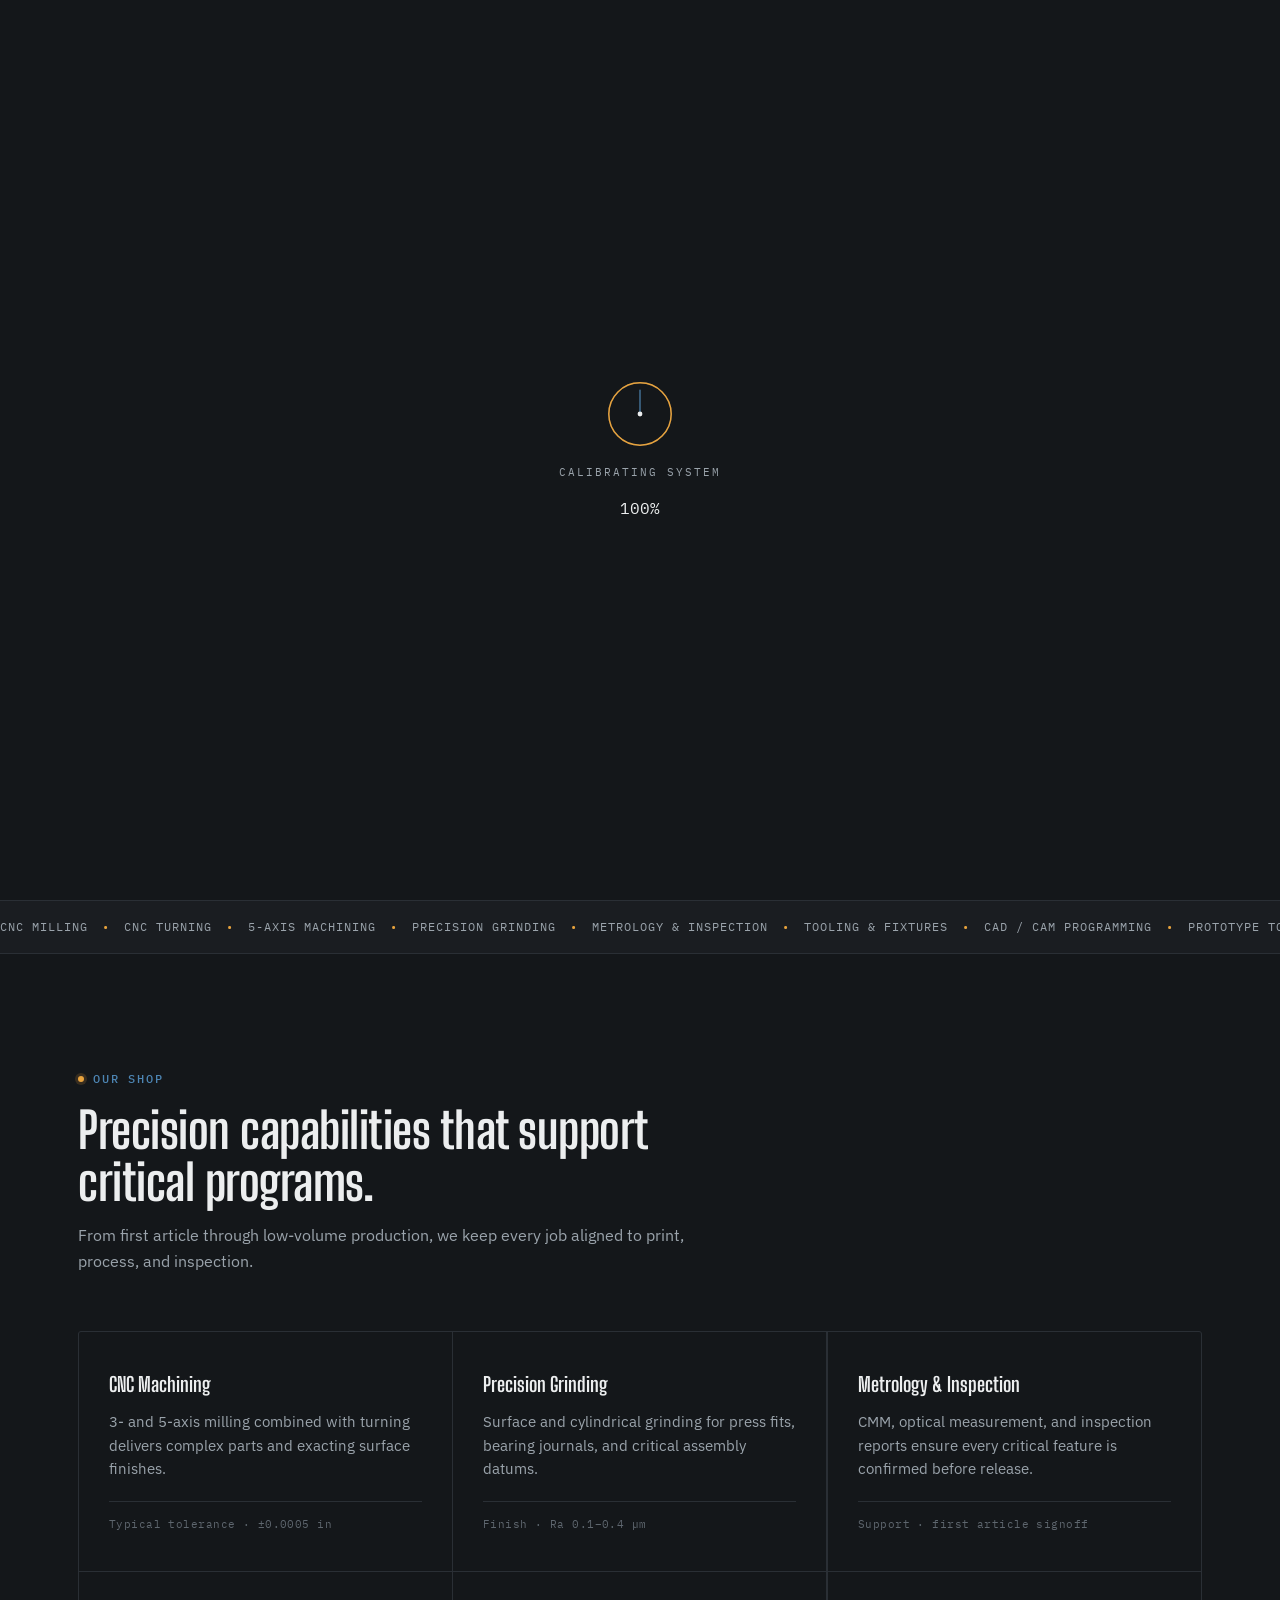
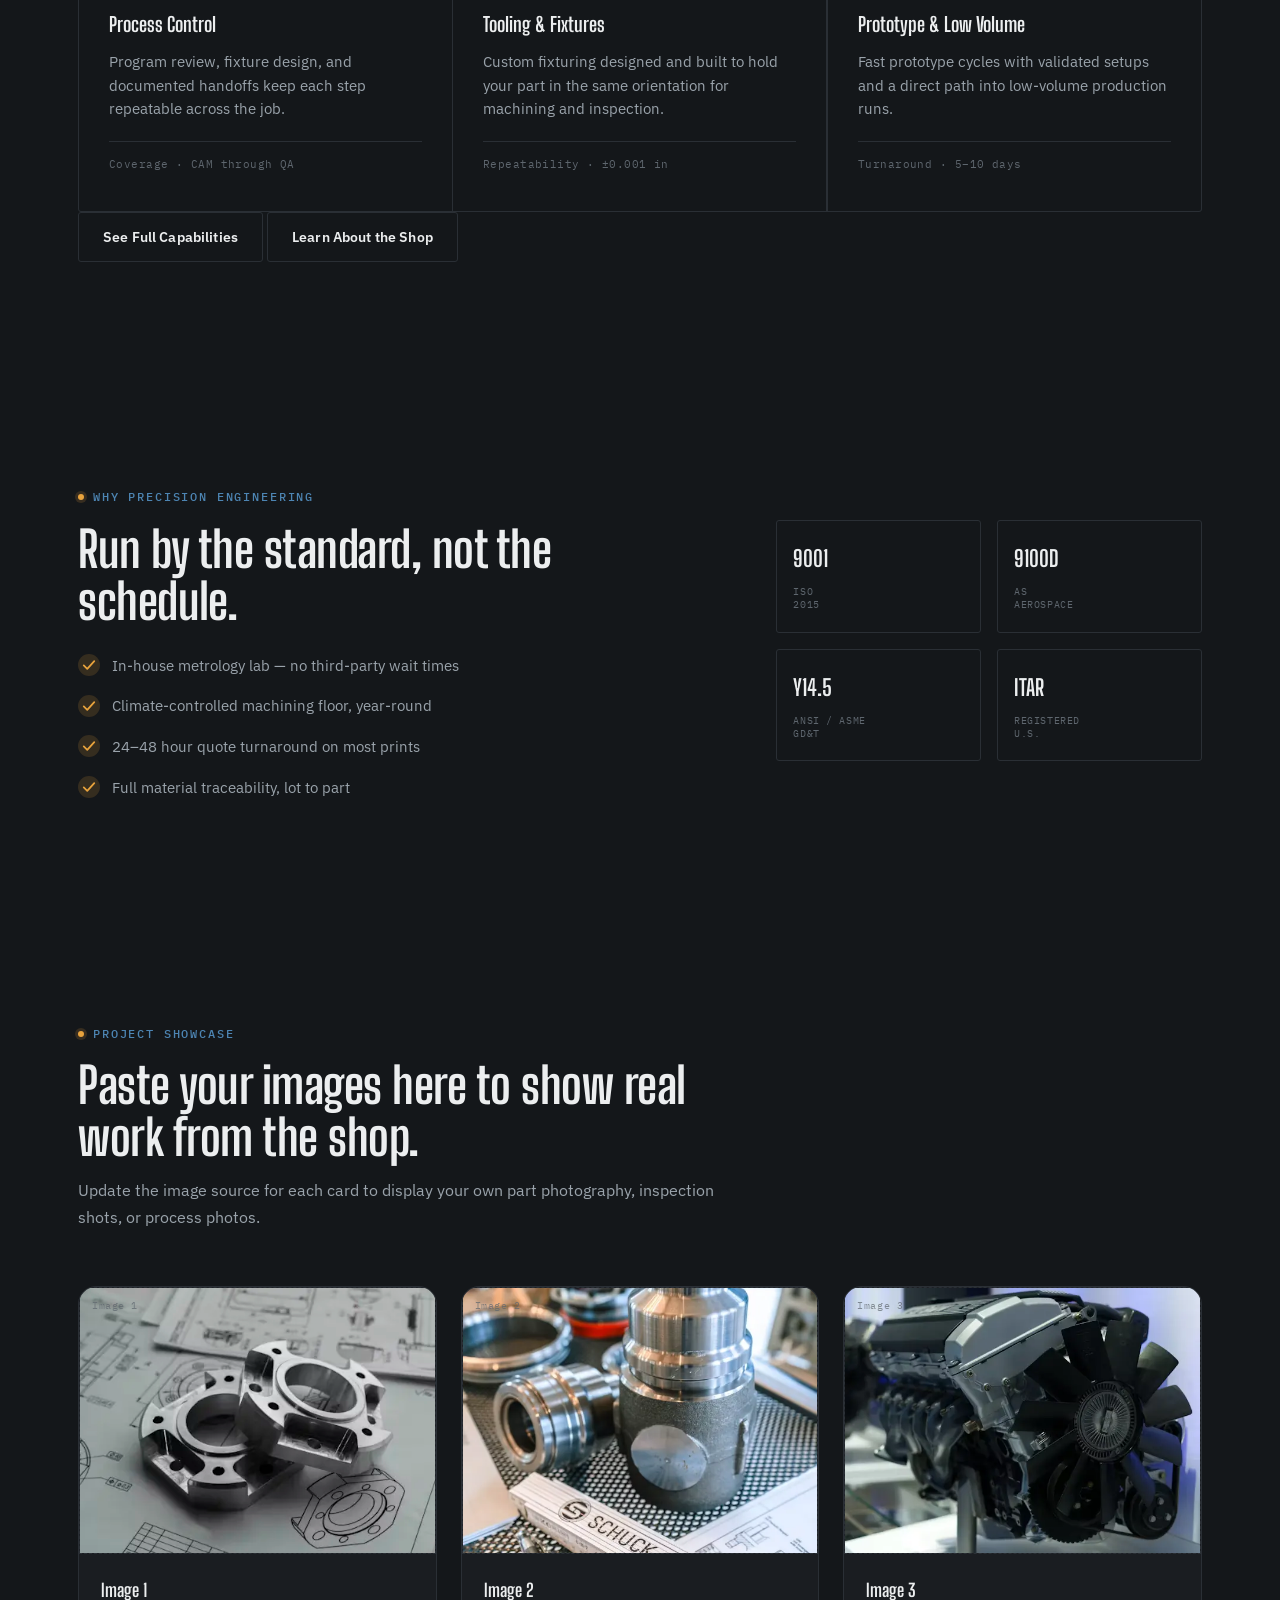
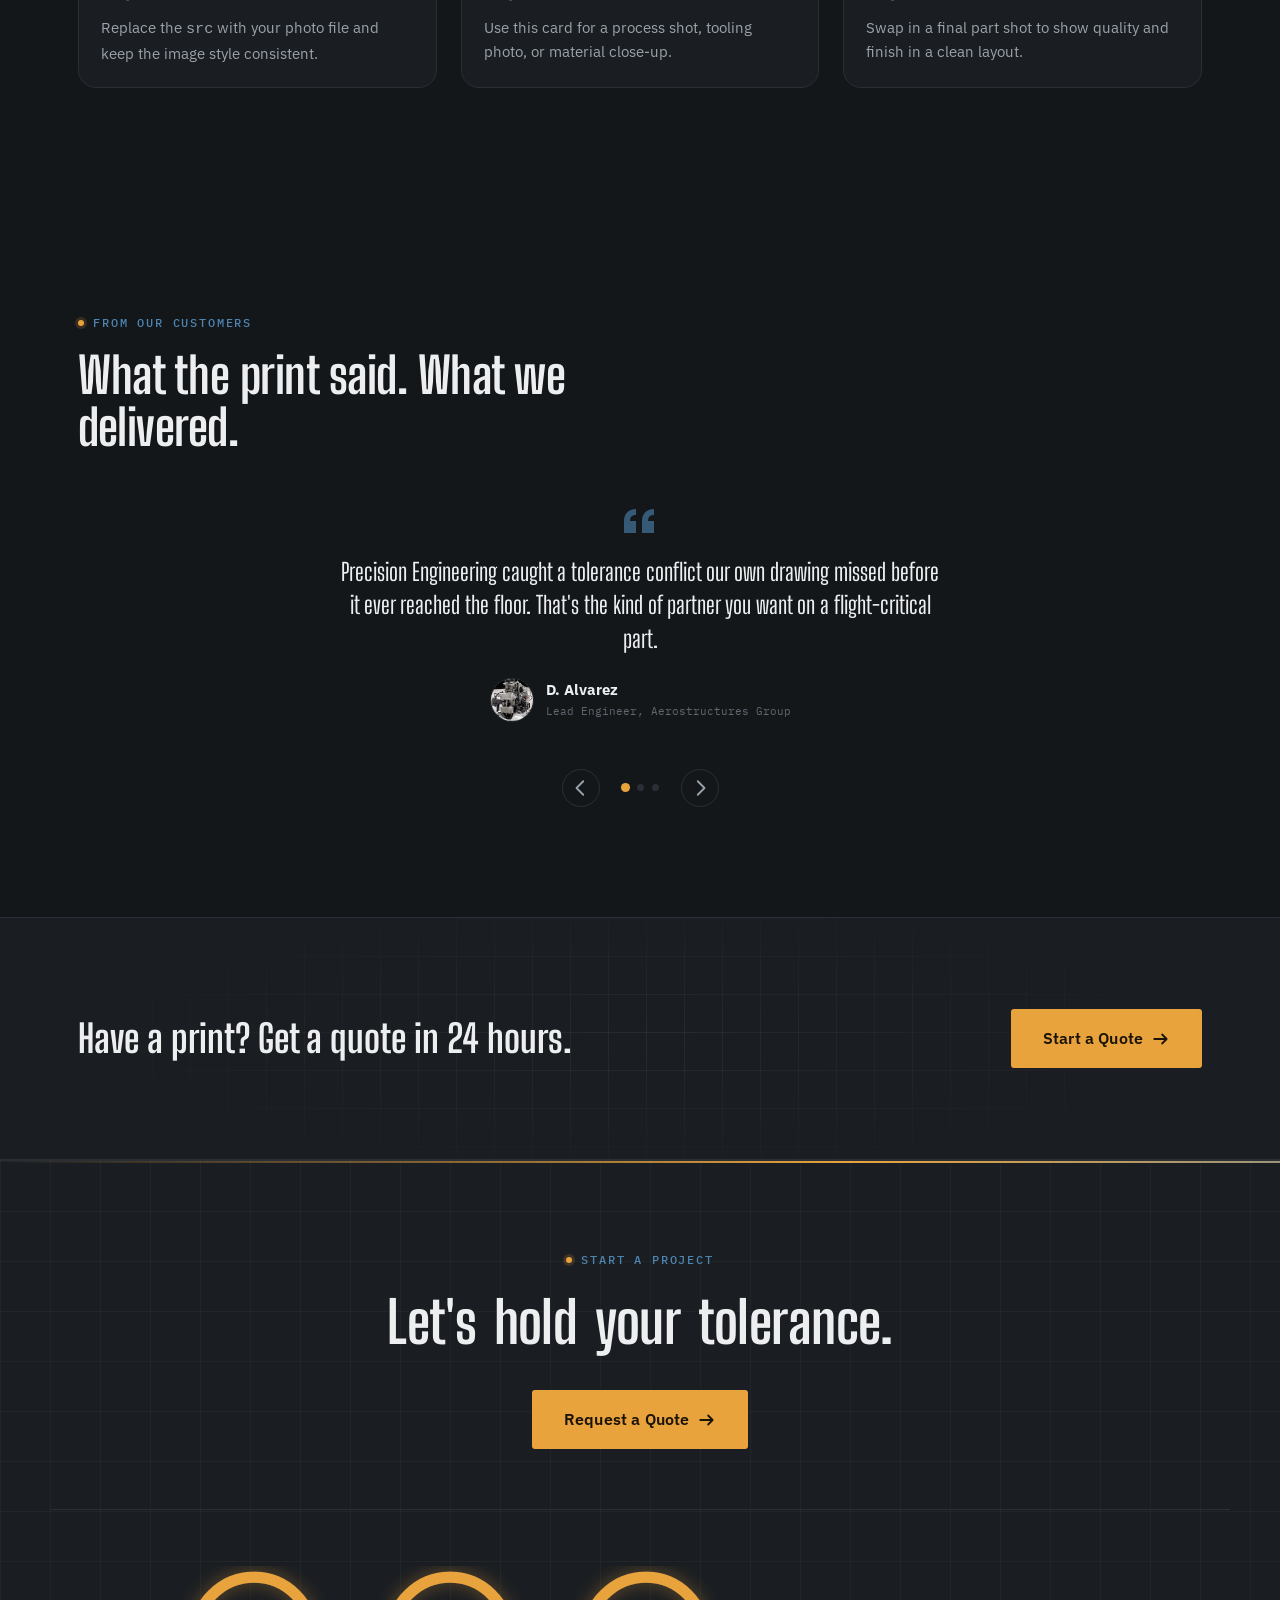
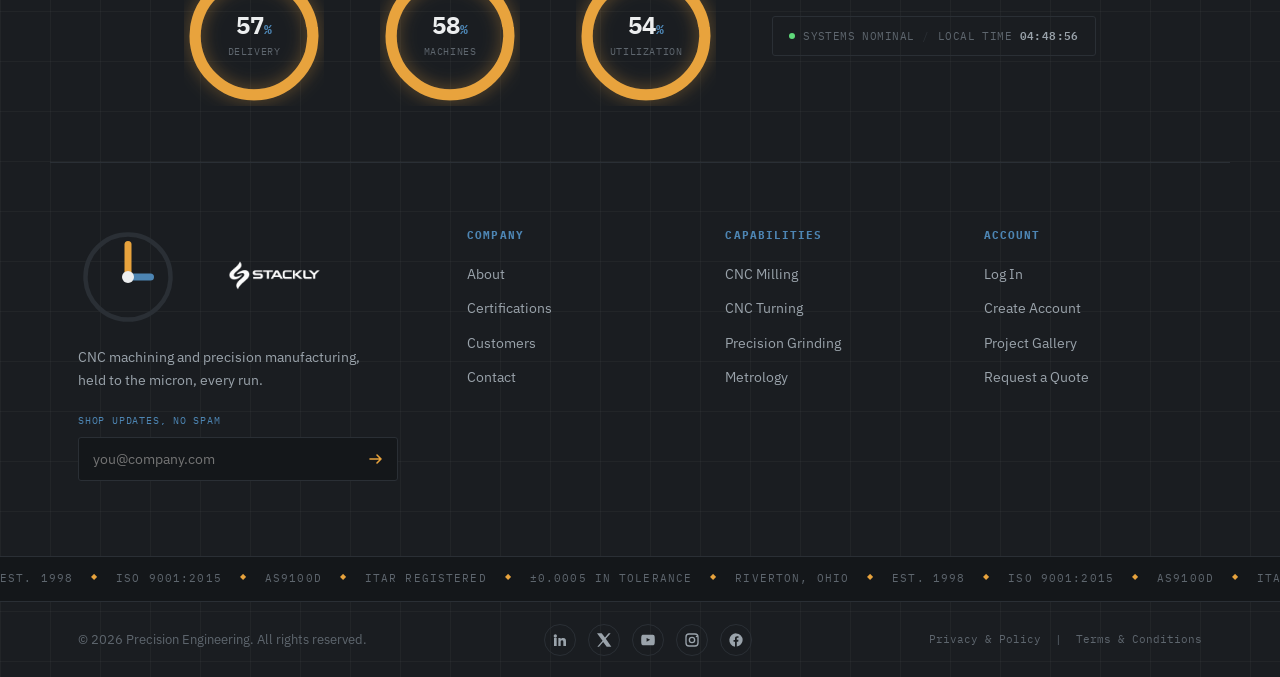
<file: index.html>
<!DOCTYPE html>
<html lang="en">
<head>
<meta charset="UTF-8">
<meta name="viewport" content="width=device-width, initial-scale=1.0">
<title>Precision Engineering — CNC Machining &amp; Precision Manufacturing</title>
<meta name="description" content="Precision Engineering delivers CNC machining, precision grinding, and metrology services for aerospace, medical, and industrial clients.">

<link rel="preconnect" href="https://fonts.googleapis.com">
<link rel="preconnect" href="https://fonts.gstatic.com" crossorigin>
<link href="https://fonts.googleapis.com/css2?family=Big+Shoulders+Display:wght@500;700;900&family=IBM+Plex+Mono:wght@400;500;600&family=IBM+Plex+Sans:wght@400;500;600;700&display=swap" rel="stylesheet">

<link rel="stylesheet" href="style.css">
</head>
<body class="page-index">

<!-- ============================= -->
<!-- PRELOADER                      -->
<!-- ============================= -->
<div class="preloader" id="preloader">
  <div class="preloader__inner">
    <svg class="preloader__dial" viewBox="0 0 120 120" width="72" height="72">
      <circle cx="60" cy="60" r="52" class="preloader__ring-track"/>
      <circle cx="60" cy="60" r="52" class="preloader__ring-fill" id="preloaderRing"/>
      <line x1="60" y1="60" x2="60" y2="20" class="preloader__needle" id="preloaderNeedle"/>
      <circle cx="60" cy="60" r="4" class="preloader__hub"/>
    </svg>
    <p class="preloader__label">CALIBRATING SYSTEM</p>
    <p class="preloader__pct" id="preloaderPct">00%</p>
  </div>
</div>

<!-- cursor reticle (desktop only, see JS) -->
<div class="cursor-ring" id="cursorRing"></div>
<div class="cursor-dot" id="cursorDot"></div>

<!-- ============================= -->
<!-- HEADER / NAV                   -->
<!-- ============================= -->
<header class="site-header" id="siteHeader">
  <div class="container site-header__inner">
    <a href="index.html" class="logo">
      <span class="logo__mark" aria-hidden="true">
          <svg viewBox="0 0 40 40" width="44" height="44">
            <circle cx="20" cy="20" r="17" class="logo__mark-ring"/>
            <line x1="20" y1="20" x2="20" y2="7" class="logo__mark-tick"/>
            <line x1="20" y1="20" x2="29" y2="20" class="logo__mark-tick logo__mark-tick--minor"/>
            <circle cx="20" cy="20" r="2.4" class="logo__mark-hub"/>
          </svg>
        </span>
        <img src="logo (1).webp" alt="Precision Engineering" class="logo__img">
    </a>
    <nav class="main-nav" id="mainNav">
      <a href="index.html" class="main-nav__link"><span>Home</span></a>
      <a href="about.html" class="main-nav__link"><span>About</span></a>
      <a href="capabilities.html" class="main-nav__link"><span>Capabilities</span></a>
      <a href="process.html" class="main-nav__link"><span>Process</span></a>
      <a href="work.html" class="main-nav__link"><span>Work</span></a>
      <a href="contact.html" class="main-nav__link"><span>Contact</span></a>
    </nav>

    <a href="login.html" class="btn btn--small btn--primary magnetic" data-magnetic>
      <span>Request a Quote</span>
    </a>

    <button class="nav-toggle" id="navToggle" aria-label="Toggle navigation menu" aria-expanded="false">
      <span></span><span></span><span></span>
    </button>
  </div>
</header>

<!-- mobile nav drawer -->
<div class="mobile-nav" id="mobileNav">
  <nav class="mobile-nav__links">
    <a href="about.html">About</a>
    <a href="capabilities.html">Capabilities</a>
    <a href="process.html">Process</a>
    <a href="work.html">Work</a>
    <a href="contact.html">Contact</a>
  </nav>
  <a href="contact.html" class="btn btn--primary btn--block">Request a Quote</a>
</div>

<main>

<!-- ============================= -->
<!-- HERO                           -->
<!-- ============================= -->
<section class="hero" id="home">
  <div class="hero__grid" aria-hidden="true" id="heroGrid"></div>
  <div class="hero__glow" aria-hidden="true"></div>

  <div class="container hero__inner">
    <div class="hero__copy">
      <p class="eyebrow reveal-up eyebrow--typed">
        <span class="eyebrow__dot"></span>
        CNC MACHINING &amp; PRECISION MANUFACTURING
      </p>

      <h1 class="hero__headline">
        <span class="reveal-line"><span class="reveal-line__inner split-chars" data-split>Precision is not</span></span>
        <span class="reveal-line"><span class="reveal-line__inner split-chars" data-split>a promise.</span></span>
        <span class="reveal-line"><span class="reveal-line__inner">It's a <em class="shimmer-text">measurement.</em></span></span>
      </h1>

      <p class="hero__sub reveal-up" style="--delay:0.5s">
        We machine flight-critical, surgical, and high-reliability components to tolerances
        most shops won't quote. In-house metrology. Full traceability. No excuses.
      </p>

      <div class="hero__actions reveal-up" style="--delay:0.65s">
        <a href=" 404error.html" class="btn btn--primary magnetic" data-magnetic>
          <span>Request a Quote</span>
          <svg width="16" height="16" viewBox="0 0 16 16"><path d="M2 8h11M9 4l4 4-4 4" stroke="currentColor" stroke-width="1.6" fill="none" stroke-linecap="round" stroke-linejoin="round"/></svg>
        </a>
        <a href=" 404error.html" class="btn btn--ghost">
          <span>View Capabilities</span>
        </a>
      </div>

      <div class="hero__stamp reveal-up" style="--delay:0.8s">
        <span class="hero__stamp-value">±0.0005 in</span>
        <span class="hero__stamp-label">typical achievable tolerance · 0.0127&nbsp;mm</span>
      </div>
    </div>

    <div class="hero__instrument reveal-up" style="--delay:0.4s">
      <div class="dial" id="dial">
        <svg viewBox="0 0 240 240" width="100%" height="100%" class="dial__svg">
          <circle cx="120" cy="120" r="108" class="dial__face"/>
          <g class="dial__ticks" id="dialTicks"></g>
          <circle cx="120" cy="120" r="84" class="dial__inner-ring"/>
          <line x1="120" y1="120" x2="120" y2="48" class="dial__needle" id="dialNeedle"/>
          <circle cx="120" cy="120" r="6" class="dial__hub"/>
        </svg>
        <div class="dial__readout">
          <span class="dial__readout-label">LIVE CALIBRATION</span>
          <span class="dial__readout-value" id="dialValue">0.000&deg;</span>
          <span class="dial__readout-sub">drift <span id="dialDrift">0.000mm</span></span>
        </div>
      </div>
      <p class="dial__hint">move your cursor</p>
    </div>
  </div>

  <a href=" 404error.html" class="hero__scroll-cue" aria-label="Scroll to content">
    <span class="hero__scroll-cue-line"><span class="hero__scroll-cue-dot"></span></span>
    <span class="hero__scroll-cue-text">SCROLL</span>
  </a>
</section>

<!-- ============================= -->
<!-- MARQUEE TICKER                 -->
<!-- ============================= -->
<div class="marquee">
  <div class="marquee__track">
    <span>CNC MILLING</span><span class="marquee__sep">&bull;</span>
    <span>CNC TURNING</span><span class="marquee__sep">&bull;</span>
    <span>5-AXIS MACHINING</span><span class="marquee__sep">&bull;</span>
    <span>PRECISION GRINDING</span><span class="marquee__sep">&bull;</span>
    <span>METROLOGY &amp; INSPECTION</span><span class="marquee__sep">&bull;</span>
    <span>TOOLING &amp; FIXTURES</span><span class="marquee__sep">&bull;</span>
    <span>CAD / CAM PROGRAMMING</span><span class="marquee__sep">&bull;</span>
    <span>PROTOTYPE TO PRODUCTION</span><span class="marquee__sep">&bull;</span>
    <!-- duplicate for seamless loop -->
    <span>CNC MILLING</span><span class="marquee__sep">&bull;</span>
    <span>CNC TURNING</span><span class="marquee__sep">&bull;</span>
    <span>5-AXIS MACHINING</span><span class="marquee__sep">&bull;</span>
    <span>PRECISION GRINDING</span><span class="marquee__sep">&bull;</span>
    <span>METROLOGY &amp; INSPECTION</span><span class="marquee__sep">&bull;</span>
    <span>TOOLING &amp; FIXTURES</span><span class="marquee__sep">&bull;</span>
    <span>CAD / CAM PROGRAMMING</span><span class="marquee__sep">&bull;</span>
    <span>PROTOTYPE TO PRODUCTION</span><span class="marquee__sep">&bull;</span>
  </div>
</div>

<!-- ============================= -->
<section class="capabilities" id="homeCapabilities">
  <div class="container">
    <div class="section-head">
      <p class="eyebrow reveal-up"><span class="eyebrow__dot"></span>OUR SHOP</p>
      <h2 class="h2 reveal-up">Precision capabilities that support critical programs.</h2>
      <p class="section-head__sub reveal-up" style="--delay:0.1s">
        From first article through low-volume production, we keep every job aligned to print, process, and inspection.
      </p>
    </div>

    <div class="cap-grid">
      <article class="cap-card tilt-card reveal-up">
        <h3 class="cap-card__title">CNC Machining</h3>
        <p class="cap-card__text">3- and 5-axis milling combined with turning delivers complex parts and exacting surface finishes.</p>
        <span class="cap-card__spec">Typical tolerance &middot; ±0.0005 in</span>
      </article>
      <article class="cap-card tilt-card reveal-up" style="--delay:0.05s">
        <h3 class="cap-card__title">Precision Grinding</h3>
        <p class="cap-card__text">Surface and cylindrical grinding for press fits, bearing journals, and critical assembly datums.</p>
        <span class="cap-card__spec">Finish &middot; Ra 0.1–0.4 µm</span>
      </article>
      <article class="cap-card tilt-card reveal-up" style="--delay:0.1s">
        <h3 class="cap-card__title">Metrology &amp; Inspection</h3>
        <p class="cap-card__text">CMM, optical measurement, and inspection reports ensure every critical feature is confirmed before release.</p>
        <span class="cap-card__spec">Support &middot; first article signoff</span>
      </article>
      <article class="cap-card tilt-card reveal-up" style="--delay:0.15s">
        <h3 class="cap-card__title">Process Control</h3>
        <p class="cap-card__text">Program review, fixture design, and documented handoffs keep each step repeatable across the job.</p>
        <span class="cap-card__spec">Coverage &middot; CAM through QA</span>
      </article>
      <article class="cap-card tilt-card reveal-up" style="--delay:0.2s">
        <h3 class="cap-card__title">Tooling &amp; Fixtures</h3>
        <p class="cap-card__text">Custom fixturing designed and built to hold your part in the same orientation for machining and inspection.</p>
        <span class="cap-card__spec">Repeatability &middot; ±0.001 in</span>
      </article>
      <article class="cap-card tilt-card reveal-up" style="--delay:0.25s">
        <h3 class="cap-card__title">Prototype &amp; Low Volume</h3>
        <p class="cap-card__text">Fast prototype cycles with validated setups and a direct path into low-volume production runs.</p>
        <span class="cap-card__spec">Turnaround &middot; 5–10 days</span>
      </article>
    </div>

    <div class="cta-banner__actions reveal-up" style="--delay:0.2s">
      <a href="capabilities.html" class="btn btn--ghost">See Full Capabilities</a>
      <a href="about.html" class="btn btn--ghost">Learn About the Shop</a>
    </div>
  </div>
</section>

<!-- ============================= -->
<section class="why" id="why">
  <div class="container why__inner">
    <div class="why__copy">
      <p class="eyebrow reveal-up"><span class="eyebrow__dot"></span>WHY PRECISION ENGINEERING</p>
      <h2 class="h2 reveal-up">Run by the standard, not the schedule.</h2>

      <ul class="check-list">
        <li class="check-list__item reveal-up">
          <span class="check-list__icon"><svg viewBox="0 0 16 16" width="14" height="14"><path d="M2 8.5l4 4 8-9" fill="none" stroke="currentColor" stroke-width="2" stroke-linecap="round" stroke-linejoin="round"/></svg></span>
          In-house metrology lab — no third-party wait times
        </li>
        <li class="check-list__item reveal-up" style="--delay:0.06s">
          <span class="check-list__icon"><svg viewBox="0 0 16 16" width="14" height="14"><path d="M2 8.5l4 4 8-9" fill="none" stroke="currentColor" stroke-width="2" stroke-linecap="round" stroke-linejoin="round"/></svg></span>
          Climate-controlled machining floor, year-round
        </li>
        <li class="check-list__item reveal-up" style="--delay:0.12s">
          <span class="check-list__icon"><svg viewBox="0 0 16 16" width="14" height="14"><path d="M2 8.5l4 4 8-9" fill="none" stroke="currentColor" stroke-width="2" stroke-linecap="round" stroke-linejoin="round"/></svg></span>
          24&ndash;48 hour quote turnaround on most prints
        </li>
        <li class="check-list__item reveal-up" style="--delay:0.18s">
          <span class="check-list__icon"><svg viewBox="0 0 16 16" width="14" height="14"><path d="M2 8.5l4 4 8-9" fill="none" stroke="currentColor" stroke-width="2" stroke-linecap="round" stroke-linejoin="round"/></svg></span>
          Full material traceability, lot to part
        </li>
      </ul>
    </div>

    <div class="badge-row reveal-up" style="--delay:0.15s">
      <div class="badge"><span class="badge__num">9001</span><span class="badge__text">ISO<br>2015</span></div>
      <div class="badge"><span class="badge__num">9100D</span><span class="badge__text">AS<br>AEROSPACE</span></div>
      <div class="badge"><span class="badge__num">Y14.5</span><span class="badge__text">ANSI / ASME<br>GD&amp;T</span></div>
      <div class="badge"><span class="badge__num">ITAR</span><span class="badge__text">REGISTERED<br>U.S.</span></div>
    </div>
  </div>
</section>

<!-- ============================= -->
<section class="showcase" id="showcase">
  <div class="container">
    <div class="section-head">
      <p class="eyebrow reveal-up"><span class="eyebrow__dot"></span>PROJECT SHOWCASE</p>
      <h2 class="h2 reveal-up">Paste your images here to show real work from the shop.</h2>
      <p class="section-head__sub reveal-up" style="--delay:0.1s">Update the image source for each card to display your own part photography, inspection shots, or process photos.</p>
    </div>

    <div class="image-grid">
      <article class="image-card reveal-up">
        <div class="image-card__media img-placeholder has-image" data-label="Image 1"><img src="webp3.webp" alt="Paste your image here" /></div>
        <div class="image-card__copy">
          <h3>Image 1</h3>
          <p>Replace the <code>src</code> with your photo file and keep the image style consistent.</p>
        </div>
      </article>
      <article class="image-card reveal-up" style="--delay:0.05s">
        <div class="image-card__media img-placeholder has-image" data-label="Image 2"><img src="webp4.webp" alt="Paste your image here" /></div>
        <div class="image-card__copy">
          <h3>Image 2</h3>
          <p>Use this card for a process shot, tooling photo, or material close-up.</p>
        </div>
      </article>
      <article class="image-card reveal-up" style="--delay:0.1s">
        <div class="image-card__media img-placeholder has-image" data-label="Image 3"><img src="webp5.webp" alt="Paste your image here" /></div>
        <div class="image-card__copy">
          <h3>Image 3</h3>
          <p>Swap in a final part shot to show quality and finish in a clean layout.</p>
        </div>
      </article>
    </div>
  </div>
</section>

<!-- ============================= -->
<!-- TESTIMONIALS                   -->
<!-- ============================= -->
<section class="testimonials" id="testimonials">
  <div class="container">
    <div class="section-head">
      <p class="eyebrow reveal-up"><span class="eyebrow__dot"></span>FROM OUR CUSTOMERS</p>
      <h2 class="h2 reveal-up">What the print said. What we delivered.</h2>
    </div>

    <div class="slider" id="slider">
      <div class="slider__track" id="sliderTrack">

        <div class="slide">
          <svg class="slide__quote-mark" viewBox="0 0 32 24" width="32" height="24"><path d="M0 24V12C0 5 4 0 12 0v6c-4 0-6 2-6 6h6v12H0zm18 0V12c0-7 4-12 12-12v6c-4 0-6 2-6 6h6v12H18z" fill="currentColor"/></svg>
          <p class="slide__text">Precision Engineering caught a tolerance conflict our own drawing missed before it ever reached the floor. That's the kind of partner you want on a flight-critical part.</p>
          <div class="slide__person">
            <span class="img-placeholder img-placeholder--avatar has-image" data-label="Avatar · 80×80"><img src="webp11.webp" alt="Customer avatar" /></span>
            <span class="slide__person-info">
              <strong>D. Alvarez</strong>
              <small>Lead Engineer, Aerostructures Group</small>
            </span>
          </div>
        </div>

        <div class="slide">
          <svg class="slide__quote-mark" viewBox="0 0 32 24" width="32" height="24"><path d="M0 24V12C0 5 4 0 12 0v6c-4 0-6 2-6 6h6v12H0zm18 0V12c0-7 4-12 12-12v6c-4 0-6 2-6 6h6v12H18z" fill="currentColor"/></svg>
          <p class="slide__text">Their first-pass yield is the best we've seen from any contract shop. We quietly stopped second-sourcing about a year ago.</p>
          <div class="slide__person">
            <span class="img-placeholder img-placeholder--avatar has-image" data-label="Avatar · 80×80"><img src="webp11.webp" alt="Customer avatar" /></span>
            <span class="slide__person-info">
              <strong>R. Okafor</strong>
              <small>Procurement Lead, Industrial Automation Co.</small>
            </span>
          </div>
        </div>

        <div class="slide">
          <svg class="slide__quote-mark" viewBox="0 0 32 24" width="32" height="24"><path d="M0 24V12C0 5 4 0 12 0v6c-4 0-6 2-6 6h6v12H0zm18 0V12c0-7 4-12 12-12v6c-4 0-6 2-6 6h6v12H18z" fill="currentColor"/></svg>
          <p class="slide__text">Quote to first article in under a week. It's hard to find that turnaround combined with the tolerance work they're doing.</p>
          <div class="slide__person">
            <span class="img-placeholder img-placeholder--avatar has-image" data-label="Avatar · 80×80"><img src="webp11.webp" alt="Customer avatar" /></span>
            <span class="slide__person-info">
              <strong>M. Chen</strong>
              <small>Engineering Manager, Medical Devices</small>
            </span>
          </div>
        </div>

      </div>

      <div class="slider__controls">
        <button class="slider__arrow" id="sliderPrev" aria-label="Previous testimonial">
          <svg width="18" height="18" viewBox="0 0 16 16"><path d="M10 2L4 8l6 6" fill="none" stroke="currentColor" stroke-width="1.6" stroke-linecap="round" stroke-linejoin="round"/></svg>
        </button>
        <div class="slider__dots" id="sliderDots"></div>
        <button class="slider__arrow" id="sliderNext" aria-label="Next testimonial">
          <svg width="18" height="18" viewBox="0 0 16 16"><path d="M6 2l6 6-6 6" fill="none" stroke="currentColor" stroke-width="1.6" stroke-linecap="round" stroke-linejoin="round"/></svg>
        </button>
      </div>
    </div>
  </div>
</section>

<!-- ============================= -->
<!-- CTA BANNER                     -->
<!-- ============================= -->
<section class="cta-banner">
  <div class="cta-banner__grid" aria-hidden="true"></div>
  <div class="container cta-banner__inner">
    <h2 class="cta-banner__heading reveal-up">Have a print? Get a quote in 24 hours.</h2>
    <a href=" 404error.html" class="btn btn--primary btn--large magnetic" data-magnetic>
      <span>Start a Quote</span>
      <svg width="18" height="18" viewBox="0 0 16 16"><path d="M2 8h11M9 4l4 4-4 4" stroke="currentColor" stroke-width="1.6" fill="none" stroke-linecap="round" stroke-linejoin="round"/></svg>
    </a>
  </div>
</section>

<!-- ============================= -->

</main>

<!-- ============================= -->
<!-- FOOTER                         -->
<!-- ============================= -->
<footer class="site-footer">
  <div class="site-footer__grid" aria-hidden="true"></div>
  <div class="site-footer__sweep" aria-hidden="true"></div>
  <div class="site-footer__beam" aria-hidden="true"></div>

  <!-- big CTA strip with letter-hover heading -->
  <div class="container footer-cta">
    <p class="eyebrow"><span class="eyebrow__dot"></span>START A PROJECT</p>
    <h2 class="footer-cta__heading split-chars" data-split>Let's hold your tolerance.</h2>
    <a href="contact.html" class="btn btn--primary btn--large magnetic footer-cta__btn" data-magnetic>
      <span>Request a Quote</span>
      <svg width="18" height="18" viewBox="0 0 16 16"><path d="M2 8h11M9 4l4 4-4 4" stroke="currentColor" stroke-width="1.6" fill="none" stroke-linecap="round" stroke-linejoin="round"/></svg>
    </a>
  </div>

  <!-- live "control panel" gauges -->
  <div class="container footer-panel">
    <div class="gauge" data-gauge="98">
      <svg viewBox="0 0 100 100" class="gauge__svg">
        <circle cx="50" cy="50" r="42" class="gauge__track"/>
        <circle cx="50" cy="50" r="42" class="gauge__fill" data-gauge-fill/>
      </svg>
      <div class="gauge__readout">
        <span class="gauge__value" data-gauge-value>0<small>%</small></span>
        <span class="gauge__label">Delivery</span>
      </div>
    </div>
    <div class="gauge" data-gauge="100">
      <svg viewBox="0 0 100 100" class="gauge__svg">
        <circle cx="50" cy="50" r="42" class="gauge__track"/>
        <circle cx="50" cy="50" r="42" class="gauge__fill" data-gauge-fill/>
      </svg>
      <div class="gauge__readout">
        <span class="gauge__value" data-gauge-value>0<small>%</small></span>
        <span class="gauge__label">Machines  </span>
      </div>
    </div>
    <div class="gauge" data-gauge="92">
      <svg viewBox="0 0 100 100" class="gauge__svg">
        <circle cx="50" cy="50" r="42" class="gauge__track"/>
        <circle cx="50" cy="50" r="42" class="gauge__fill" data-gauge-fill/>
      </svg>
      <div class="gauge__readout">
        <span class="gauge__value" data-gauge-value>0<small>%</small></span>
        <span class="gauge__label">Utilization</span>
      </div>
    </div>

    <div class="footer-status" id="footerStatus">
      <span class="footer-status__dot"></span>
      <span>SYSTEMS NOMINAL</span>
      <span class="footer-status__sep">/</span>
      <span>LOCAL TIME <strong id="footerClock">00:00:00</strong></span>
    </div>
  </div>

  <div class="container site-footer__top">
    <div class="footer-brand">
      <a href="index.html" class="logo logo--footer">
        <span class="logo__mark" aria-hidden="true">
          <svg viewBox="0 0 40 40" width="34" height="34">
            <circle cx="20" cy="20" r="17" class="logo__mark-ring"/>
            <line x1="20" y1="20" x2="20" y2="7" class="logo__mark-tick"/>
            <line x1="20" y1="20" x2="29" y2="20" class="logo__mark-tick logo__mark-tick--minor"/>
            <circle cx="20" cy="20" r="2.4" class="logo__mark-hub"/>
          </svg>
        </span>
        <img src="logo (1).webp" alt="Precision Engineering" class="logo__img">
      </a>
      <p class="footer-brand__tagline">CNC machining and precision manufacturing,<br>held to the micron, every run.</p>

      <form class="footer-newsletter" id="footerNewsletter">
        <label for="footerEmail" class="footer-newsletter__label">Shop updates, no spam</label>
        <div class="footer-newsletter__field">
          <input type="email" id="footerEmail" placeholder="you@company.com" required
            pattern="^[a-zA-Z0-9._%+-]+@[a-zA-Z0-9.-]+\.[a-zA-Z]{2,}$"
            title="Please enter a valid email address, like name@example.com">
          <button type="submit" aria-label="Subscribe">
            <svg width="16" height="16" viewBox="0 0 16 16"><path d="M2 8h11M9 4l4 4-4 4" stroke="currentColor" stroke-width="1.6" fill="none" stroke-linecap="round" stroke-linejoin="round"/></svg>
          </button>
        </div>
        <p class="footer-newsletter__confirm" id="footerNewsletterConfirm"></p>
      </form>
    </div>

    <nav class="footer-col">
      <h4 class="footer-col__title">Company</h4>
      <a href="about.html">About</a>
      <a href="index.html#why">Certifications</a>
      <a href="index.html#testimonials">Customers</a>
      <a href="contact.html">Contact</a>
    </nav>

    <nav class="footer-col">
      <h4 class="footer-col__title">Capabilities</h4>
      <a href="404error.html">CNC Milling</a>
      <a href="404error.html">CNC Turning</a>
      <a href="404error.html">Precision Grinding</a>
      <a href="404error.html">Metrology</a>
    </nav>

    <nav class="footer-col">
      <h4 class="footer-col__title">Account</h4>
      <a href="404error.html">Log In</a>
      <a href="404error.html">Create Account</a>
      <a href="404error.html">Project Gallery</a>
      <a href="404error.html">Request a Quote</a>
    </nav>
  </div>

  <!-- scrolling spec ticker -->
  <div class="footer-ticker">
    <div class="footer-ticker__track">
      <span>EST. 1998</span><span class="footer-ticker__sep">&#9670;</span>
      <span>ISO 9001:2015</span><span class="footer-ticker__sep">&#9670;</span>
      <span>AS9100D</span><span class="footer-ticker__sep">&#9670;</span>
      <span>ITAR REGISTERED</span><span class="footer-ticker__sep">&#9670;</span>
      <span>&plusmn;0.0005 IN TOLERANCE</span><span class="footer-ticker__sep">&#9670;</span>
      <span>RIVERTON, OHIO</span><span class="footer-ticker__sep">&#9670;</span>
      <span>EST. 1998</span><span class="footer-ticker__sep">&#9670;</span>
      <span>ISO 9001:2015</span><span class="footer-ticker__sep">&#9670;</span>
      <span>AS9100D</span><span class="footer-ticker__sep">&#9670;</span>
      <span>ITAR REGISTERED</span><span class="footer-ticker__sep">&#9670;</span>
      <span>&plusmn;0.0005 IN TOLERANCE</span><span class="footer-ticker__sep">&#9670;</span>
      <span>RIVERTON, OHIO</span><span class="footer-ticker__sep">&#9670;</span>
    </div>
  </div>

  <div class="container site-footer__bottom">
    <p>&copy; <span id="footerYear">2026</span> Precision Engineering. All rights reserved.</p>
    <div class="footer-socials">
      <a href="404error.html" aria-label="LinkedIn" class="footer-social"><svg width="16" height="16" viewBox="0 0 24 24"><path fill="currentColor" d="M4.98 3.5a2.5 2.5 0 1 1 0 5 2.5 2.5 0 0 1 0-5zM3 9h4v12H3V9zm6.5 0H13v1.8h.06c.6-1.1 2-1.8 3.7-1.8 3.6 0 4.24 2 4.24 5.5V21H17v-5.6c0-1.3 0-3-1.9-3s-2.1 1.4-2.1 2.9V21H9.5V9z"/></svg></a>
      <a href="404error.html" aria-label="X / Twitter" class="footer-social"><svg width="16" height="16" viewBox="0 0 24 24"><path fill="currentColor" d="M18.9 2H22l-7.3 8.3L23 22h-6.9l-5.4-7-6.2 7H2l7.8-8.9L1.5 2h7l4.9 6.4L18.9 2z"/></svg></a>
      <a href="404error.html" aria-label="YouTube" class="footer-social"><svg width="16" height="16" viewBox="0 0 24 24"><path fill="currentColor" d="M22 7.2s-.2-1.6-.8-2.2c-.8-.8-1.7-.8-2.1-.9C16 4 12 4 12 4s-4 0-7.1.1c-.4 0-1.3.1-2.1.9C2.2 5.6 2 7.2 2 7.2S1.8 9 1.8 10.9v2.2c0 1.9.2 3.7.2 3.7s.2 1.6.8 2.2c.8.8 1.9.8 2.3.9C6.5 20 12 20 12 20s4 0 7.1-.1c.4 0 1.3-.1 2.1-.9.6-.6.8-2.2.8-2.2s.2-1.8.2-3.7v-2.2c0-1.9-.2-3.7-.2-3.7zM9.9 14.6V8.9l5.4 2.9-5.4 2.8z"/></svg></a>
      <a href="404error.html" aria-label="Instagram" class="footer-social"><svg width="16" height="16" viewBox="0 0 24 24"><path fill="currentColor" d="M7.5 2h9A5.5 5.5 0 0 1 22 7.5v9A5.5 5.5 0 0 1 16.5 22h-9A5.5 5.5 0 0 1 2 16.5v-9A5.5 5.5 0 0 1 7.5 2zm0 2A3.5 3.5 0 0 0 4 7.5v9A3.5 3.5 0 0 0 7.5 20h9a3.5 3.5 0 0 0 3.5-3.5v-9A3.5 3.5 0 0 0 16.5 4h-9zm11.25 1.5a1.125 1.125 0 1 1 0 2.25 1.125 1.125 0 0 1 0-2.25zM12 7a5 5 0 1 1 0 10 5 5 0 0 1 0-10zm0 2a3 3 0 1 0 0 6 3 3 0 0 0 0-6z"/></svg></a>
      <a href="404error.html" aria-label="Facebook" class="footer-social"><svg width="16" height="16" viewBox="0 0 24 24"><path fill="currentColor" d="M22 12a10 10 0 1 0-11.5 9.95V14.7h-2.2v-2.7h2.2V9.8c0-2.18 1.3-3.4 3.3-3.4.95 0 1.95.17 1.95.17v2.15h-1.1c-1.1 0-1.45.69-1.45 1.4v1.68h2.5l-.4 2.7h-2.1v7.26A10 10 0 0 0 22 12Z"/></svg></a>
    </div>
    <div class="footer-policy"><a href="404error.html">Privacy &amp; Policy</a> &nbsp;|&nbsp; <a href="404error.html">Terms &amp; Conditions</a></div>
  </div>
</footer>

<script src="script.js"></script>
</body>
</html>
</file>
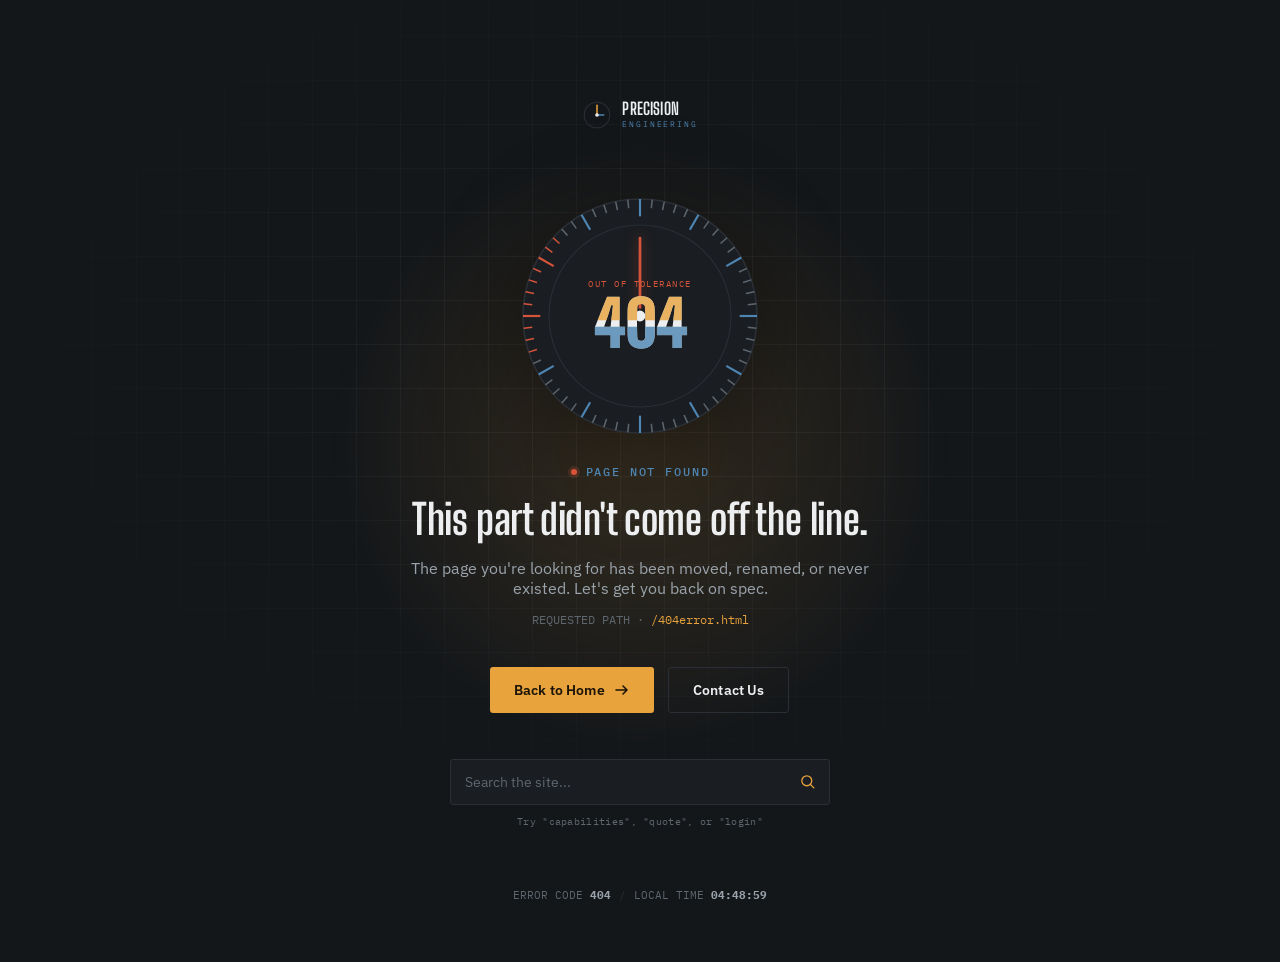
<file: 404error.html>
<!DOCTYPE html>
<html lang="en">
<head>
<meta charset="UTF-8">
<meta name="viewport" content="width=device-width, initial-scale=1.0">
<title>404 — Out of Tolerance | Precision Engineering</title>
<meta name="description" content="The page you requested could not be located. Return to Precision Engineering.">

<link rel="preconnect" href="https://fonts.googleapis.com">
<link rel="preconnect" href="https://fonts.gstatic.com" crossorigin>
<link href="https://fonts.googleapis.com/css2?family=Big+Shoulders+Display:wght@500;700;900&family=IBM+Plex+Mono:wght@400;500;600&family=IBM+Plex+Sans:wght@400;500;600;700&display=swap" rel="stylesheet">

<style>
/* =====================================================
   404 PAGE — STYLES (self-contained)
===================================================== */
:root {
  --bg: #14171a;
  --bg-alt: #1a1d21;
  --bg-raised: #20242a;
  --ink: #eceeef;
  --ink-dim: #9aa3ab;
  --ink-faint: #5e666e;
  --line: #2a2f35;
  --line-soft: rgba(255,255,255,0.06);
  --blueprint: #4d85b3;
  --blueprint-dim: rgba(77,133,179,0.18);
  --amber: #e8a33d;
  --amber-soft: rgba(232,163,61,0.16);
  --amber-ink: #1a1306;
  --f-display: "Big Shoulders Display", sans-serif;
  --f-body: "IBM Plex Sans", -apple-system, sans-serif;
  --f-mono: "IBM Plex Mono", monospace;
  --ease: cubic-bezier(.22,.9,.24,1);
  --ease-spring: cubic-bezier(.34,1.56,.64,1);
}

* { margin: 0; padding: 0; box-sizing: border-box; }

@media (prefers-reduced-motion: reduce) {
  *, *::before, *::after { animation-duration: .001ms !important; animation-iteration-count: 1 !important; transition-duration: .001ms !important; }
}

body {
  background: var(--bg);
  color: var(--ink);
  font-family: var(--f-body);
  min-height: 100vh;
  overflow-x: hidden;
  -webkit-font-smoothing: antialiased;
}

a { color: inherit; text-decoration: none; }
button { font-family: inherit; cursor: pointer; background: none; border: none; color: inherit; }
svg { display: block; }

/* ---------- layout ---------- */
.page {
  position: relative;
  min-height: 100vh;
  display: flex; flex-direction: column; align-items: center; justify-content: center;
  text-align: center;
  padding: 100px 24px 60px;
  overflow: hidden;
}

.page__grid {
  position: absolute; inset: -10%;
  background-image: linear-gradient(var(--line-soft) 1px, transparent 1px), linear-gradient(90deg, var(--line-soft) 1px, transparent 1px);
  background-size: 44px 44px;
  mask-image: radial-gradient(ellipse 60% 55% at 50% 40%, black 0%, transparent 75%);
  -webkit-mask-image: radial-gradient(ellipse 60% 55% at 50% 40%, black 0%, transparent 75%);
  animation: gridDrift 22s linear infinite;
  pointer-events: none;
}
@keyframes gridDrift { from { background-position: 0 0; } to { background-position: -44px -44px; } }

.page__glow {
  position: absolute; width: 620px; height: 620px; left: 50%; top: 14%;
  transform: translateX(-50%);
  background: radial-gradient(circle, var(--amber-soft), transparent 70%);
  filter: blur(10px);
  pointer-events: none;
}

/* cursor reticle */
.cursor-dot, .cursor-ring {
  position: fixed; top: 0; left: 0; pointer-events: none; z-index: 50;
  transform: translate(-50%, -50%);
  border-radius: 50%;
  opacity: 0;
  transition: opacity .2s ease;
}
.cursor-dot { width: 5px; height: 5px; background: var(--amber); }
.cursor-ring { width: 30px; height: 30px; border: 1px solid var(--blueprint); transition: width .25s var(--ease-spring), height .25s var(--ease-spring), opacity .2s ease, border-color .25s ease; }
.cursor-ring.is-active { width: 50px; height: 50px; border-color: var(--amber); }
.has-cursor .cursor-dot, .has-cursor .cursor-ring { opacity: 1; }
@media (hover: none) { .cursor-dot, .cursor-ring { display: none !important; } }

/* ---------- logo ---------- */
.page__logo {
  position: relative; z-index: 1;
  display: inline-flex; align-items: center; gap: 10px;
  margin-bottom: 56px;
}
.page__logo-mark { transition: transform .5s var(--ease-spring); }
.page__logo:hover .page__logo-mark { transform: rotate(95deg); }
.page__logo-ring { fill: none; stroke: var(--line); stroke-width: 1.4; }
.page__logo-tick { stroke: var(--amber); stroke-width: 2; stroke-linecap: round; }
.page__logo-tick--minor { stroke: var(--blueprint); }
.page__logo-hub { fill: var(--ink); }
.page__logo-text { font-family: var(--f-display); font-weight: 700; font-size: 1.05rem; letter-spacing: .01em; line-height: 1; display: flex; flex-direction: column; text-align: left; }
.page__logo-sub { font-family: var(--f-mono); font-size: .52rem; font-weight: 400; letter-spacing: .22em; color: var(--blueprint); margin-top: 2px; }

/* ---------- gauge with stuck needle ---------- */
.gauge404 { position: relative; width: min(260px, 64vw); aspect-ratio: 1; margin: 0 auto 18px; z-index: 1; }
.gauge404__svg { filter: drop-shadow(0 20px 50px rgba(0,0,0,0.45)); }
.gauge404__face { fill: var(--bg-alt); stroke: var(--line); stroke-width: 1.5; }
.gauge404__inner-ring { fill: none; stroke: var(--line); stroke-width: 1; }
.gauge404__tick { stroke: var(--ink-faint); stroke-width: 1.4; }
.gauge404__tick--major { stroke: var(--blueprint); stroke-width: 2; }
.gauge404__tick--danger { stroke: #d6543a; }
.gauge404__needle {
  stroke: #d6543a; stroke-width: 2.5; stroke-linecap: round;
  transform-origin: 120px 120px;
  animation: needleJitter 2.6s ease-in-out infinite;
  filter: drop-shadow(0 0 6px rgba(214,84,58,0.55));
}
@keyframes needleJitter {
  0%, 100% { transform: rotate(108deg); }
  4% { transform: rotate(123deg); }
  8% { transform: rotate(101deg); }
  12% { transform: rotate(114deg); }
  50% { transform: rotate(110deg); }
  54% { transform: rotate(96deg); }
  58% { transform: rotate(119deg); }
  62% { transform: rotate(108deg); }
}
.gauge404__hub { fill: var(--ink); stroke: var(--bg-alt); stroke-width: 2; }
.gauge404__readout { position: absolute; inset: 0; display: flex; flex-direction: column; align-items: center; justify-content: center; gap: 2px; pointer-events: none; }
.gauge404__label { font-family: var(--f-mono); font-size: .58rem; letter-spacing: .16em; color: #d6543a; }
.gauge404__num { font-family: var(--f-display); font-weight: 900; font-size: clamp(2.6rem, 7vw, 4rem); line-height: 1; color: var(--ink); letter-spacing: -.02em; }

/* glitch flicker on the big number */
.glitch { position: relative; display: inline-block; }
.glitch::before, .glitch::after {
  content: attr(data-text);
  position: absolute; left: 0; top: 0; width: 100%; height: 100%;
  overflow: hidden; opacity: 0.8;
}
.glitch::before { color: var(--amber); animation: glitchTop 3.2s infinite linear; clip-path: inset(0 0 55% 0); }
.glitch::after { color: var(--blueprint); animation: glitchBottom 3.6s infinite linear; clip-path: inset(55% 0 0 0); }
@keyframes glitchTop {
  0%, 92%, 100% { transform: translate(0,0); opacity: 0; }
  93% { transform: translate(-3px,-1px); opacity: .8; }
  94% { transform: translate(3px,1px); opacity: .8; }
  95% { transform: translate(-2px,0); opacity: 0; }
}
@keyframes glitchBottom {
  0%, 90%, 100% { transform: translate(0,0); opacity: 0; }
  91% { transform: translate(2px,1px); opacity: .8; }
  92% { transform: translate(-3px,-1px); opacity: .8; }
  93% { transform: translate(2px,0); opacity: 0; }
}

/* ---------- copy ---------- */
.page__eyebrow {
  position: relative; z-index: 1;
  display: inline-flex; align-items: center; gap: 9px;
  font-family: var(--f-mono); font-size: .72rem; font-weight: 500; letter-spacing: .16em;
  color: var(--blueprint); margin-bottom: 18px;
}
.page__eyebrow-dot { width: 6px; height: 6px; border-radius: 50%; background: #d6543a; box-shadow: 0 0 0 3px rgba(214,84,58,0.18); flex-shrink: 0; animation: statusPulse 1.8s infinite; }
@keyframes statusPulse { 0% { box-shadow: 0 0 0 0 rgba(214,84,58,0.5); } 70% { box-shadow: 0 0 0 8px rgba(214,84,58,0); } 100% { box-shadow: 0 0 0 0 rgba(214,84,58,0); } }

.page__title {
  position: relative; z-index: 1;
  font-family: var(--f-display); font-weight: 700;
  font-size: clamp(1.8rem, 4vw, 2.6rem); line-height: 1.08; letter-spacing: -.01em;
  margin-bottom: 16px;
}
.page__sub {
  position: relative; z-index: 1;
  color: var(--ink-dim); font-size: 1rem; max-width: 460px; margin: 0 auto 14px;
}
.page__coords {
  position: relative; z-index: 1;
  font-family: var(--f-mono); font-size: .72rem; color: var(--ink-faint);
  margin-bottom: 40px; word-break: break-all; max-width: 90vw;
}
.page__coords span { color: var(--amber); }

/* ---------- actions ---------- */
.page__actions { position: relative; z-index: 1; display: flex; gap: 14px; flex-wrap: wrap; justify-content: center; margin-bottom: 46px; }
.btn {
  display: inline-flex; align-items: center; justify-content: center; gap: 9px;
  font-size: .88rem; font-weight: 600; letter-spacing: .01em;
  padding: 13px 24px; border-radius: 3px;
  transition: transform .3s var(--ease), background .3s ease, color .3s ease, border-color .3s ease;
  will-change: transform;
}
.btn svg { transition: transform .3s var(--ease); flex-shrink: 0; }
.btn--primary { background: var(--amber); color: var(--amber-ink); }
.btn--primary:hover { background: #f0b258; }
.btn--primary:hover svg { transform: translateX(3px); }
.btn--ghost { border: 1px solid var(--line); color: var(--ink); }
.btn--ghost:hover { border-color: var(--blueprint); color: var(--blueprint); background: var(--blueprint-dim); }

/* ---------- search redirect ---------- */
.page__search { position: relative; z-index: 1; width: 100%; max-width: 380px; }
.page__search-field {
  display: flex; align-items: center; border: 1px solid var(--line); border-radius: 3px;
  overflow: hidden; background: var(--bg-alt);
  transition: border-color .3s ease, box-shadow .3s ease;
}
.page__search-field:focus-within { border-color: var(--blueprint); box-shadow: 0 0 0 3px var(--blueprint-dim); }
.page__search-field input { flex: 1; background: transparent; border: none; padding: 13px 14px; font-size: .88rem; color: var(--ink); font-family: var(--f-body); }
.page__search-field input:focus { outline: none; }
.page__search-field input::placeholder { color: var(--ink-faint); }
.page__search-field button {
  flex-shrink: 0; width: 44px; height: 44px; display: flex; align-items: center; justify-content: center;
  color: var(--amber); transition: background .3s ease, color .3s ease, transform .3s var(--ease);
}
.page__search-field button:hover { background: var(--amber); color: var(--amber-ink); transform: translateX(2px); }
.page__search-hint { font-family: var(--f-mono); font-size: .64rem; color: var(--ink-faint); margin-top: 10px; letter-spacing: .03em; }

/* ---------- footer tiny ---------- */
.page__foot {
  position: relative; z-index: 1;
  margin-top: 60px;
  font-family: var(--f-mono); font-size: .7rem; color: var(--ink-faint);
  display: flex; align-items: center; gap: 8px; flex-wrap: wrap; justify-content: center;
}
.page__foot strong { color: var(--ink-dim); }
.page__foot-sep { color: var(--line); }

@media (max-width: 480px) {
  .page { padding: 80px 18px 50px; }
  .page__actions { flex-direction: column; width: 100%; max-width: 280px; }
  .btn { width: 100%; }
}
</style>
</head>
<body>

<div class="cursor-ring" id="cursorRing"></div>
<div class="cursor-dot" id="cursorDot"></div>

<main class="page">
  <div class="page__grid" aria-hidden="true"></div>
  <div class="page__glow" aria-hidden="true"></div>

  <a href="index.html" class="page__logo">
    <svg class="page__logo-mark" viewBox="0 0 40 40" width="30" height="30">
      <circle cx="20" cy="20" r="17" class="page__logo-ring"/>
      <line x1="20" y1="20" x2="20" y2="7" class="page__logo-tick"/>
      <line x1="20" y1="20" x2="29" y2="20" class="page__logo-tick page__logo-tick--minor"/>
      <circle cx="20" cy="20" r="2.4" class="page__logo-hub"/>
    </svg>
    <span class="page__logo-text">PRECISION<span class="page__logo-sub">ENGINEERING</span></span>
  </a>

  <div class="gauge404">
    <svg viewBox="0 0 240 240" width="100%" height="100%" class="gauge404__svg">
      <circle cx="120" cy="120" r="108" class="gauge404__face"/>
      <g id="gauge404Ticks"></g>
      <circle cx="120" cy="120" r="84" class="gauge404__inner-ring"/>
      <line x1="120" y1="120" x2="120" y2="48" class="gauge404__needle"/>
      <circle cx="120" cy="120" r="6" class="gauge404__hub"/>
    </svg>
    <div class="gauge404__readout">
      <span class="gauge404__label">OUT OF TOLERANCE</span>
      <span class="gauge404__num glitch" data-text="404">404</span>
    </div>
  </div>

  <p class="page__eyebrow"><span class="page__eyebrow-dot"></span>PAGE NOT FOUND</p>
  <h1 class="page__title">This part didn't come off the line.</h1>
  <p class="page__sub">The page you're looking for has been moved, renamed, or never existed. Let's get you back on spec.</p>
  <p class="page__coords">REQUESTED PATH &middot; <span id="reqPath">/unknown</span></p>

  <div class="page__actions">
    <a href="index.html" class="btn btn--primary">
      <span>Back to Home</span>
      <svg width="16" height="16" viewBox="0 0 16 16"><path d="M2 8h11M9 4l4 4-4 4" stroke="currentColor" stroke-width="1.6" fill="none" stroke-linecap="round" stroke-linejoin="round"/></svg>
    </a>
    <a href="index.html#contact" class="btn btn--ghost">
      <span>Contact Us</span>
    </a>
  </div>

  <form class="page__search" id="page404Search">
    <div class="page__search-field">
      <input type="text" id="page404SearchInput" placeholder="Search the site..." autocomplete="off">
      <button type="submit" aria-label="Search">
        <svg width="17" height="17" viewBox="0 0 24 24"><circle cx="11" cy="11" r="7" fill="none" stroke="currentColor" stroke-width="1.8"/><line x1="21" y1="21" x2="16.2" y2="16.2" stroke="currentColor" stroke-width="1.8" stroke-linecap="round"/></svg>
      </button>
    </div>
    <p class="page__search-hint">Try "capabilities", "quote", or "login"</p>
  </form>

  <p class="page__foot">
    <span>ERROR CODE <strong>404</strong></span>
    <span class="page__foot-sep">/</span>
    <span>LOCAL TIME <strong id="page404Clock">00:00:00</strong></span>
  </p>
</main>

<script>
/* =====================================================
   404 PAGE — SCRIPT (self-contained)
===================================================== */
(function () {
  "use strict";

  const reduceMotion = window.matchMedia("(prefers-reduced-motion: reduce)").matches;
  const hasHover = window.matchMedia("(hover: hover) and (pointer: fine)").matches;

  document.addEventListener("DOMContentLoaded", () => {
    setupCursor();
    buildGaugeTicks();
    setupClock();
    setupRequestedPath();
    setupSearchRedirect();
  });

  /* cursor reticle */
  function setupCursor() {
    if (!hasHover) return;
    const dot = document.getElementById("cursorDot");
    const ring = document.getElementById("cursorRing");
    if (!dot || !ring) return;

    let ringX = 0, ringY = 0, targetX = 0, targetY = 0, activated = false;

    window.addEventListener("mousemove", (e) => {
      targetX = e.clientX; targetY = e.clientY;
      dot.style.left = targetX + "px";
      dot.style.top = targetY + "px";
      if (!activated) { activated = true; document.body.classList.add("has-cursor"); }
    });

    function loop() {
      ringX += (targetX - ringX) * 0.18;
      ringY += (targetY - ringY) * 0.18;
      ring.style.left = ringX + "px";
      ring.style.top = ringY + "px";
      requestAnimationFrame(loop);
    }
    requestAnimationFrame(loop);

    document.querySelectorAll("a, button, input").forEach((el) => {
      el.addEventListener("mouseenter", () => ring.classList.add("is-active"));
      el.addEventListener("mouseleave", () => ring.classList.remove("is-active"));
    });
  }

  /* gauge tick marks, danger zone in red on the right third */
  function buildGaugeTicks() {
    const ticksGroup = document.getElementById("gauge404Ticks");
    if (!ticksGroup) return;
    const total = 60;
    const cx = 120, cy = 120;
    for (let i = 0; i < total; i++) {
      const isMajor = i % 5 === 0;
      const isDanger = i >= 42 && i <= 52;
      const angleDeg = (i / total) * 360 - 90;
      const rad = (angleDeg * Math.PI) / 180;
      const rOuter = 108;
      const rInner = isMajor ? 92 : 100;
      const x1 = cx + rOuter * Math.cos(rad);
      const y1 = cy + rOuter * Math.sin(rad);
      const x2 = cx + rInner * Math.cos(rad);
      const y2 = cy + rInner * Math.sin(rad);
      const line = document.createElementNS("http://www.w3.org/2000/svg", "line");
      line.setAttribute("x1", x1.toFixed(2));
      line.setAttribute("y1", y1.toFixed(2));
      line.setAttribute("x2", x2.toFixed(2));
      line.setAttribute("y2", y2.toFixed(2));
      let cls = "gauge404__tick" + (isMajor ? " gauge404__tick--major" : "");
      if (isDanger) cls += " gauge404__tick--danger";
      line.setAttribute("class", cls);
      ticksGroup.appendChild(line);
    }
  }

  /* live clock */
  function setupClock() {
    const clock = document.getElementById("page404Clock");
    if (!clock) return;
    function update() {
      const now = new Date();
      const hh = String(now.getHours()).padStart(2, "0");
      const mm = String(now.getMinutes()).padStart(2, "0");
      const ss = String(now.getSeconds()).padStart(2, "0");
      clock.textContent = `${hh}:${mm}:${ss}`;
    }
    update();
    setInterval(update, 1000);
  }

  /* show the path that triggered the 404 */
  function setupRequestedPath() {
    const el = document.getElementById("reqPath");
    if (!el) return;
    try {
      const path = window.location.pathname + window.location.search;
      el.textContent = path && path !== "/" ? path : "/unknown";
    } catch (e) {
      el.textContent = "/unknown";
    }
  }

  /* simple on-site search redirect to homepage anchors */
  function setupSearchRedirect() {
    const form = document.getElementById("page404Search");
    const input = document.getElementById("page404SearchInput");
    if (!form || !input) return;

    const routes = [
      { keys: ["capab", "milling", "turning", "grind", "service"], target: "index.html#capabilities" },
      { keys: ["quote", "contact", "rfq"], target: "index.html#contact" },
      { keys: ["login", "log in", "sign in"], target: "login.html" },
      { keys: ["signup", "sign up", "register", "account", "create account"], target: "signup.html" },
      { keys: ["work", "project", "portfolio", "gallery"], target: "index.html#work" },
      { keys: ["about", "company"], target: "index.html#about" },
      { keys: ["process"], target: "index.html#process" },
      { keys: ["why", "certif"], target: "index.html#why" },
    ];

    form.addEventListener("submit", (e) => {
      e.preventDefault();
      const q = input.value.trim().toLowerCase();
      if (!q) { window.location.href = "index.html"; return; }
      const match = routes.find((r) => r.keys.some((k) => q.includes(k)));
      window.location.href = match ? match.target : "index.html";
    });
  }
})();
</script>
</body>
</html>
</file>
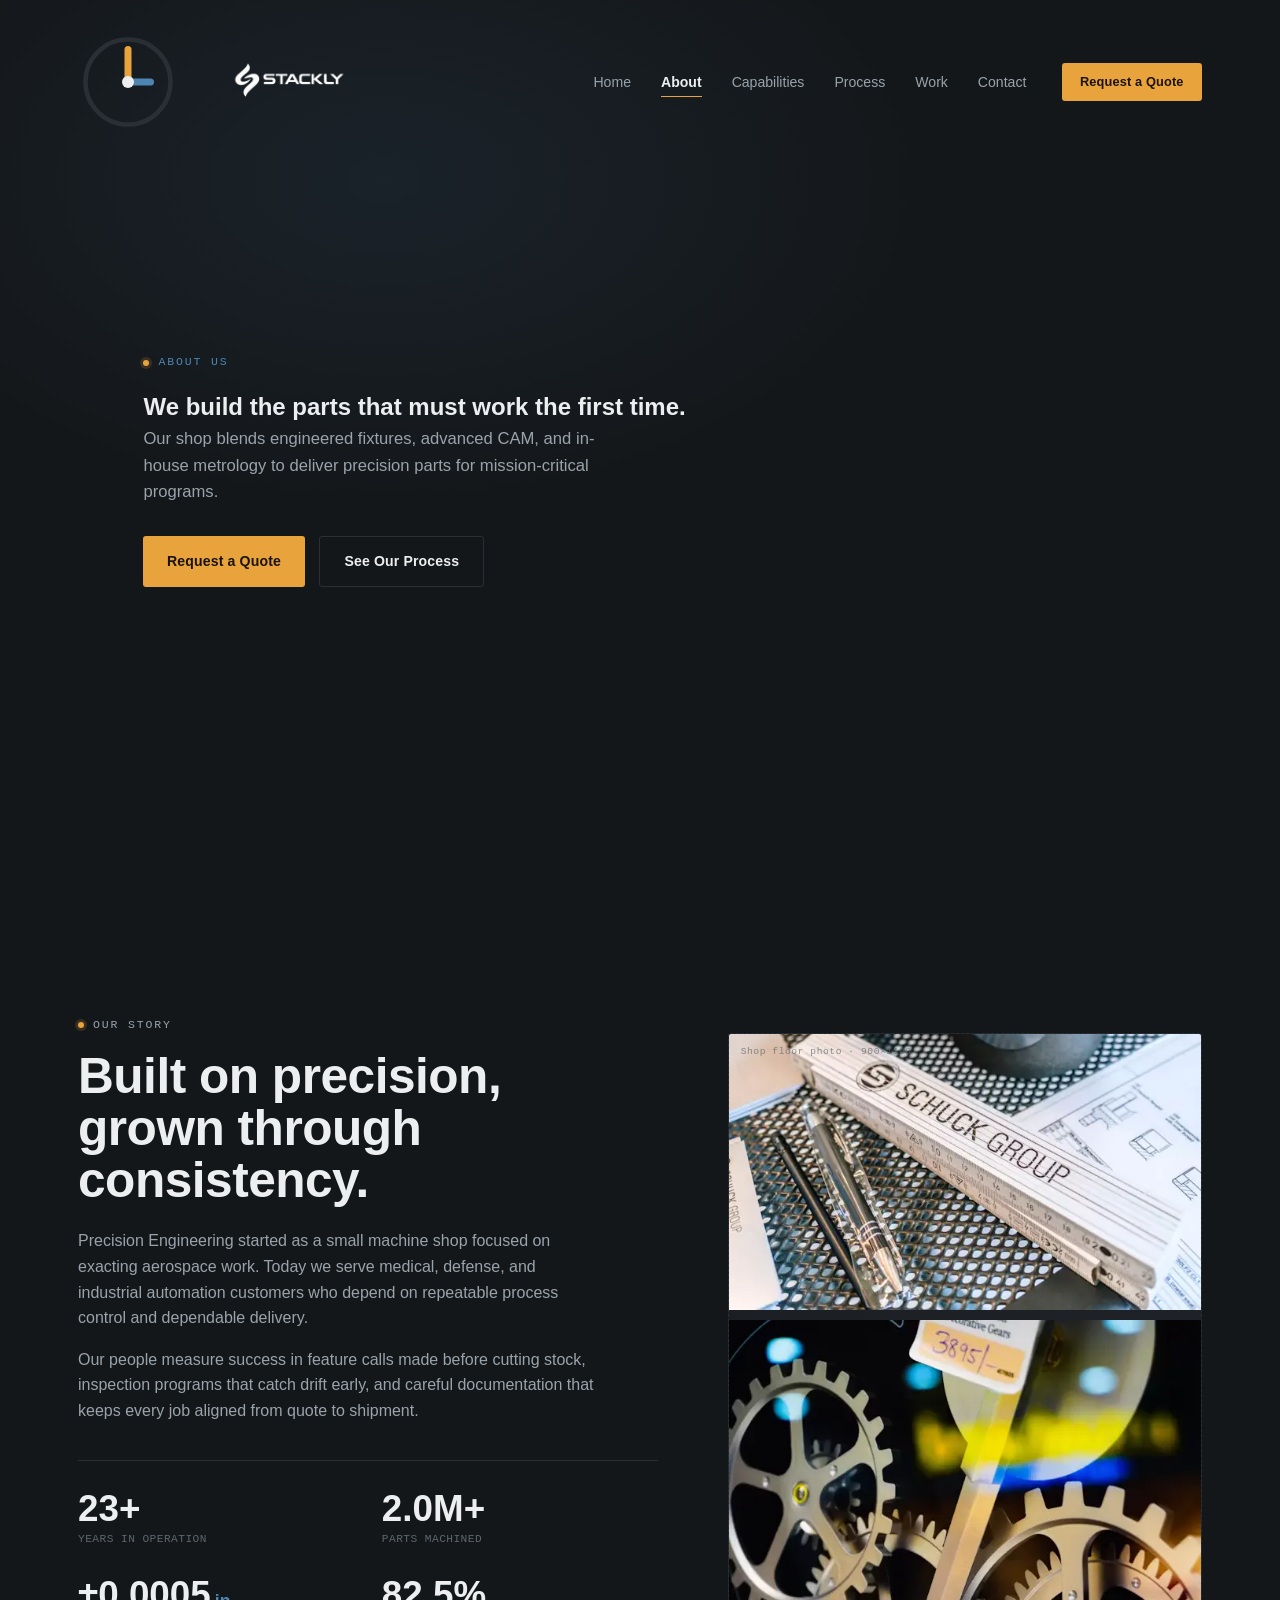
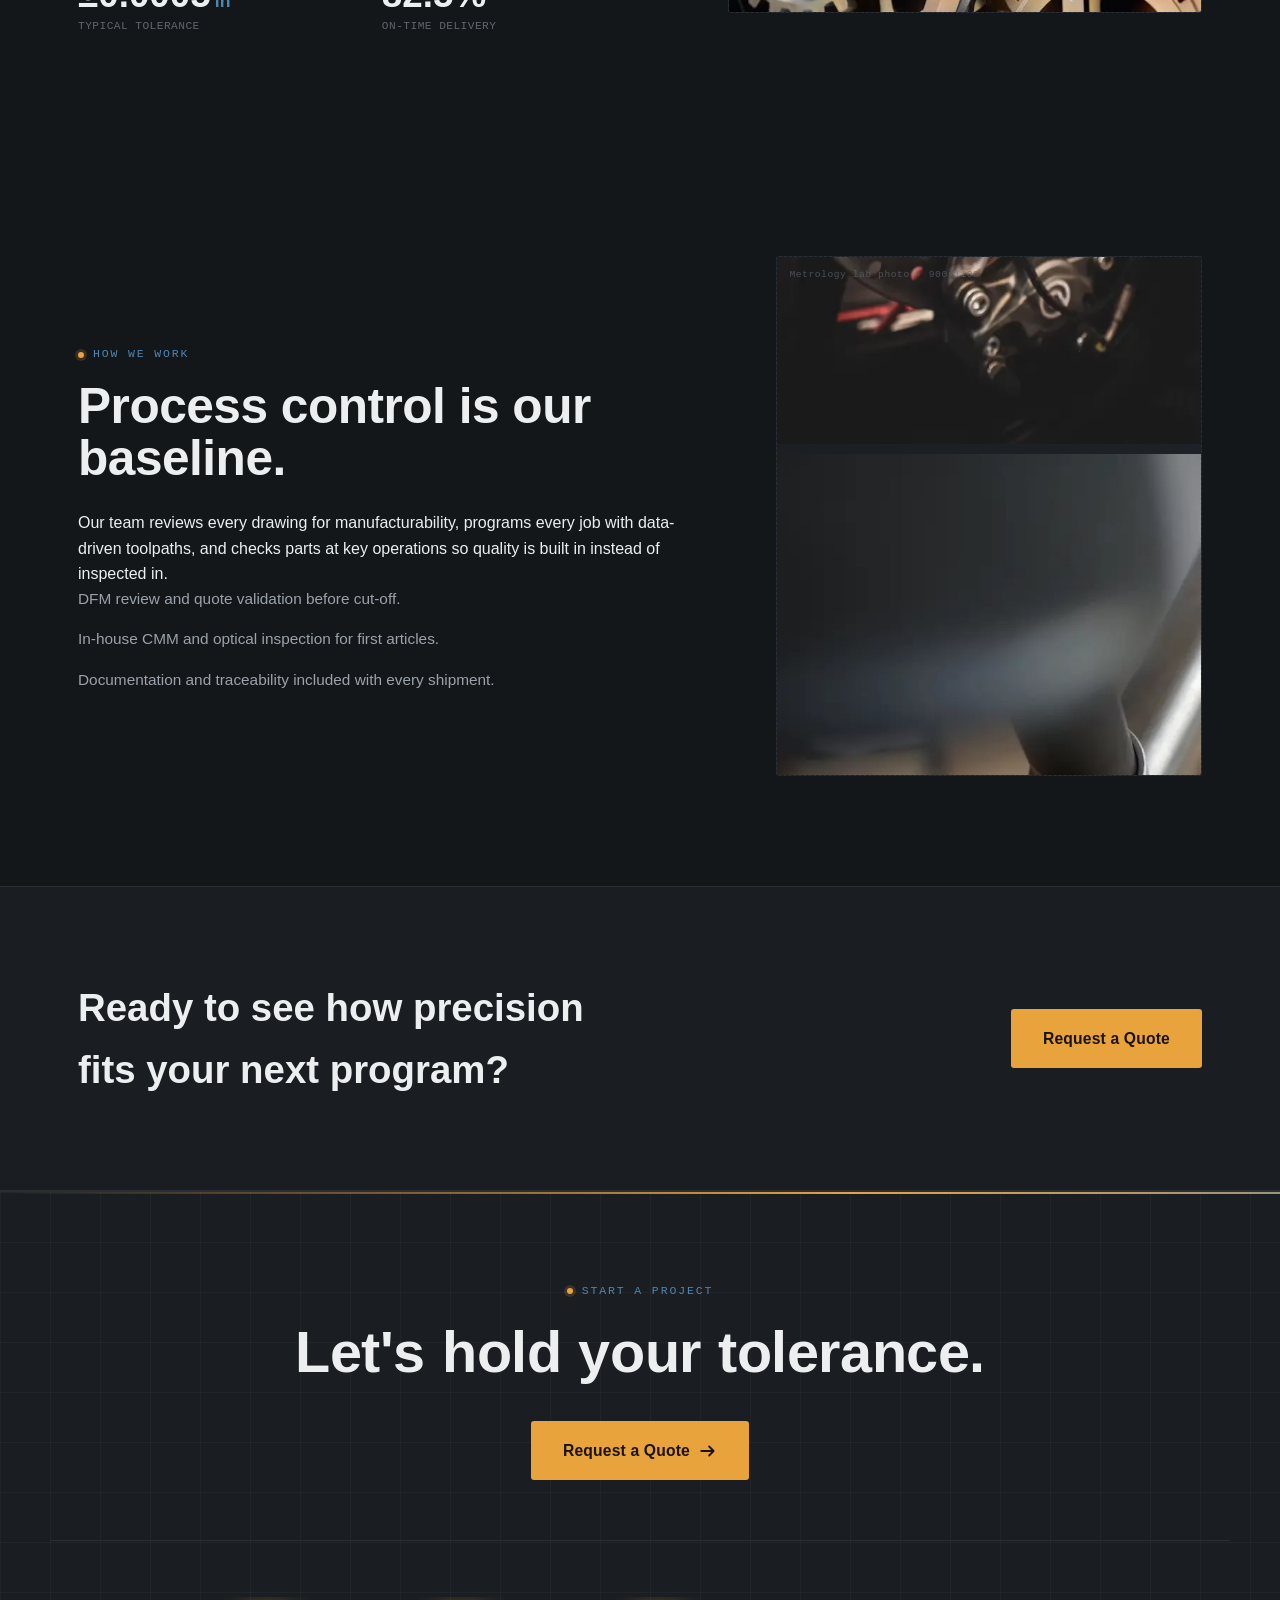
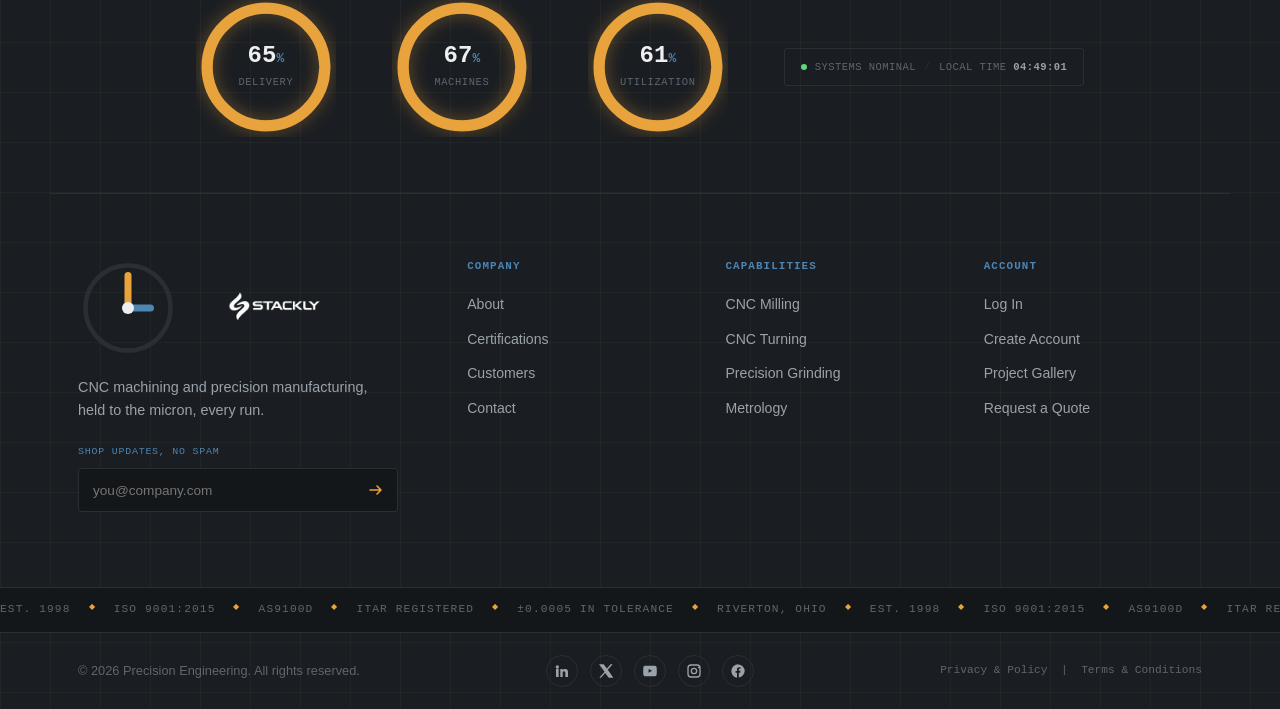
<file: about.html>
<!DOCTYPE html>
<html lang="en">
<head>
  <meta charset="UTF-8">
  <meta name="viewport" content="width=device-width, initial-scale=1.0">
  <title>About — Precision Engineering</title>
  <meta name="description" content="Learn about Precision Engineering's history, capabilities, quality culture, and commitment to precision manufacturing." />
  <link rel="stylesheet" href="style.css">
</head>
<body>
  <header class="site-header" id="siteHeader">
    <div class="container site-header__inner">
      <a href="index.html" class="logo">
        <span class="logo__mark" aria-hidden="true">
          <svg viewBox="0 0 40 40" width="44" height="44">
            <circle cx="20" cy="20" r="17" class="logo__mark-ring"/>
            <line x1="20" y1="20" x2="20" y2="7" class="logo__mark-tick"/>
            <line x1="20" y1="20" x2="29" y2="20" class="logo__mark-tick logo__mark-tick--minor"/>
            <circle cx="20" cy="20" r="2.4" class="logo__mark-hub"/>
          </svg>
        </span>
        <img src="logo (1).webp" alt="Precision Engineering" class="logo__img">
      </a>

      <nav class="main-nav" id="mainNav">
        <a href="index.html" class="main-nav__link"><span>Home</span></a>
        <a href="about.html" class="main-nav__link"><span>About</span></a>
        <a href="capabilities.html" class="main-nav__link"><span>Capabilities</span></a>
        <a href="process.html" class="main-nav__link"><span>Process</span></a>
        <a href="work.html" class="main-nav__link"><span>Work</span></a>
        <a href="contact.html" class="main-nav__link"><span>Contact</span></a>
      </nav>

      <a href=" 404error.html" class="btn btn--small btn--primary magnetic" data-magnetic>
        <span>Request a Quote</span>
      </a>

      <button class="nav-toggle" id="navToggle" aria-label="Toggle navigation menu" aria-expanded="false">
        <span></span><span></span><span></span>
      </button>
    </div>
  </header>

  <div class="mobile-nav" id="mobileNav">
    <nav class="mobile-nav__links">
      <a href="index.html">Home</a>
      <a href="about.html">About</a>
      <a href="capabilities.html">Capabilities</a>
      <a href="process.html">Process</a>
      <a href="work.html">Work</a>
      <a href="contact.html">Contact</a>
    </nav>
    <a href="contact.html" class="btn btn--primary btn--block">Request a Quote</a>
  </div>

  <main>
    <section class="hero hero--page" id="aboutHero">
      <div class="container hero__inner">
        <div class="hero__copy">
          <p class="eyebrow reveal-up"><span class="eyebrow__dot"></span>ABOUT US</p>
          <h1 class="h1 reveal-up">We build the parts that must work the first time.</h1>
          <p class="hero__sub reveal-up" style="--delay:0.2s">
            Our shop blends engineered fixtures, advanced CAM, and in-house metrology to deliver precision parts for mission-critical programs.
          </p>
          <div class="hero__actions reveal-up" style="--delay:0.4s">
            <a href=" 404error.html" class="btn btn--primary magnetic" data-magnetic>
              <span>Request a Quote</span>
            </a>
            <a href=" 404error.html" class="btn btn--ghost">
              <span>See Our Process</span>
            </a>
          </div>
        </div>
      </div>
    </section>

    <section class="about" id="about">
      <div class="container about__inner">
        <div class="about__copy">
          <p class="eyebrow reveal-up"><span class="eyebrow__dot"></span>OUR STORY</p>
          <h2 class="h2 reveal-up">Built on precision, grown through consistency.</h2>
          <p class="reveal-up" style="--delay:0.1s">
            Precision Engineering started as a small machine shop focused on exacting aerospace work. Today we serve medical, defense, and industrial automation customers who depend on repeatable process control and dependable delivery.
          </p>
          <p class="reveal-up" style="--delay:0.15s">
            Our people measure success in feature calls made before cutting stock, inspection programs that catch drift early, and careful documentation that keeps every job aligned from quote to shipment.
          </p>

          <div class="stat-grid reveal-up" style="--delay:0.2s">
            <div class="stat">
              <span class="stat__value" data-count-to="28" data-suffix="+">0</span>
              <span class="stat__label">Years in Operation</span>
            </div>
            <div class="stat">
              <span class="stat__value" data-count-to="2.4" data-decimals="1" data-suffix="M+">0</span>
              <span class="stat__label">Parts Machined</span>
            </div>
            <div class="stat">
              <span class="stat__value-text">±0.0005<span class="stat__unit">in</span></span>
              <span class="stat__label">Typical Tolerance</span>
            </div>
            <div class="stat">
              <span class="stat__value" data-count-to="99.2" data-decimals="1" data-suffix="%">0</span>
              <span class="stat__label">On-Time Delivery</span>
            </div>
          </div>
        </div>

        <div class="about__media reveal-up" style="--delay:0.1s">
          <div class="img-placeholder img-placeholder--tall has-image" data-label="Shop floor photo · 900×1100"><img src="webp4.webp" alt="Precision manufacturing image" />
            <div class="img-placeholder__corner img-placeholder__corner--tl has-image"><img src="webp4.webp" alt="Precision manufacturing image" /></div>
            <div class="img-placeholder__corner img-placeholder__corner--tr has-image"><img src="webp5.webp" alt="Precision manufacturing image" /></div>
            <div class="img-placeholder__corner img-placeholder__corner--bl has-image"><img src="webp6.webp" alt="Precision manufacturing image" /></div>
            <div class="img-placeholder__corner img-placeholder__corner--br has-image"><img src="webp7.webp" alt="Precision manufacturing image" /></div>
            <span class="img-placeholder__text has-image"><img src="webp8.webp" alt="Precision manufacturing image" />Add shop floor image</span>
          </div>
        </div>
      </div>
    </section>

    <section class="why" id="aboutWhy">
      <div class="container why__inner">
        <div class="why__copy">
          <p class="eyebrow reveal-up"><span class="eyebrow__dot"></span>HOW WE WORK</p>
          <h2 class="h2 reveal-up">Process control is our baseline.</h2>
          <p class="reveal-up" style="--delay:0.1s">
            Our team reviews every drawing for manufacturability, programs every job with data-driven toolpaths, and checks parts at key operations so quality is built in instead of inspected in.
          </p>
          <ul class="check-list">
            <li class="check-list__item reveal-up" style="--delay:0.15s">DFM review and quote validation before cut-off.</li>
            <li class="check-list__item reveal-up" style="--delay:0.2s">In-house CMM and optical inspection for first articles.</li>
            <li class="check-list__item reveal-up" style="--delay:0.25s">Documentation and traceability included with every shipment.</li>
          </ul>
        </div>

        <div class="about__media reveal-up" style="--delay:0.3s">
          <div class="img-placeholder img-placeholder--tall has-image" data-label="Metrology lab photo · 900×1100"><img src="webp9.webp" alt="Precision manufacturing image" />
            <span class="img-placeholder__text has-image"><img src="webp10.webp" alt="Precision manufacturing image" />Add metrology lab image</span>
          </div>
        </div>
      </div>
    </section>

    <section class="cta-banner">
      <div class="container cta-banner__inner">
        <h2 class="cta-banner__heading reveal-up">Ready to see how precision fits your next program?</h2>
        <a href="404error.html" class="btn btn--primary btn--large magnetic" data-magnetic>
          <span>Request a Quote</span>
        </a>
      </div>
    </section>
  </main>

  <footer class="site-footer">
  <div class="site-footer__grid" aria-hidden="true"></div>
  <div class="site-footer__sweep" aria-hidden="true"></div>
  <div class="site-footer__beam" aria-hidden="true"></div>

  <!-- big CTA strip with letter-hover heading -->
  <div class="container footer-cta">
    <p class="eyebrow"><span class="eyebrow__dot"></span>START A PROJECT</p>
    <h2 class="footer-cta__heading split-chars" data-split>Let's hold your tolerance.</h2>
    <a href=" 404error.html" class="btn btn--primary btn--large magnetic footer-cta__btn" data-magnetic>
      <span>Request a Quote</span>
      <svg width="18" height="18" viewBox="0 0 16 16"><path d="M2 8h11M9 4l4 4-4 4" stroke="currentColor" stroke-width="1.6" fill="none" stroke-linecap="round" stroke-linejoin="round"/></svg>
    </a>
  </div>

  <!-- live "control panel" gauges -->
  <div class="container footer-panel">
    <div class="gauge" data-gauge="98">
      <svg viewBox="0 0 100 100" class="gauge__svg">
        <circle cx="50" cy="50" r="42" class="gauge__track"/>
        <circle cx="50" cy="50" r="42" class="gauge__fill" data-gauge-fill/>
      </svg>
      <div class="gauge__readout">
        <span class="gauge__value" data-gauge-value>0<small>%</small></span>
        <span class="gauge__label">Delivery</span>
      </div>
    </div>
    <div class="gauge" data-gauge="100">
      <svg viewBox="0 0 100 100" class="gauge__svg">
        <circle cx="50" cy="50" r="42" class="gauge__track"/>
        <circle cx="50" cy="50" r="42" class="gauge__fill" data-gauge-fill/>
      </svg>
      <div class="gauge__readout">
        <span class="gauge__value" data-gauge-value>0<small>%</small></span>
        <span class="gauge__label">Machines  </span>
      </div>
    </div>
    <div class="gauge" data-gauge="92">
      <svg viewBox="0 0 100 100" class="gauge__svg">
        <circle cx="50" cy="50" r="42" class="gauge__track"/>
        <circle cx="50" cy="50" r="42" class="gauge__fill" data-gauge-fill/>
      </svg>
      <div class="gauge__readout">
        <span class="gauge__value" data-gauge-value>0<small>%</small></span>
        <span class="gauge__label"> Utilization</span>
      </div>
    </div>

    <div class="footer-status" id="footerStatus">
      <span class="footer-status__dot"></span>
      <span>SYSTEMS NOMINAL</span>
      <span class="footer-status__sep">/</span>
      <span>LOCAL TIME <strong id="footerClock">00:00:00</strong></span>
    </div>
  </div>

  <div class="container site-footer__top">
    <div class="footer-brand">
      <a href="index.html" class="logo logo--footer">
        <span class="logo__mark" aria-hidden="true">
          <svg viewBox="0 0 40 40" width="34" height="34">
            <circle cx="20" cy="20" r="17" class="logo__mark-ring"/>
            <line x1="20" y1="20" x2="20" y2="7" class="logo__mark-tick"/>
            <line x1="20" y1="20" x2="29" y2="20" class="logo__mark-tick logo__mark-tick--minor"/>
            <circle cx="20" cy="20" r="2.4" class="logo__mark-hub"/>
          </svg>
        </span>
        <img src="logo (1).webp" alt="Precision Engineering" class="logo__img">
      </a>
      <p class="footer-brand__tagline">CNC machining and precision manufacturing,<br>held to the micron, every run.</p>

      <form class="footer-newsletter" id="footerNewsletter">
        <label for="footerEmail" class="footer-newsletter__label">Shop updates, no spam</label>
        <div class="footer-newsletter__field">
          <input type="email" id="footerEmail" placeholder="you@company.com" required
            pattern="^[a-zA-Z0-9._%+-]+@[a-zA-Z0-9.-]+\.[a-zA-Z]{2,}$"
            title="Please enter a valid email address, like name@example.com">
          <button type="submit" aria-label="Subscribe">
            <svg width="16" height="16" viewBox="0 0 16 16"><path d="M2 8h11M9 4l4 4-4 4" stroke="currentColor" stroke-width="1.6" fill="none" stroke-linecap="round" stroke-linejoin="round"/></svg>
          </button>
        </div>
        <p class="footer-newsletter__confirm" id="footerNewsletterConfirm"></p>
      </form>
    </div>

    <nav class="footer-col">
      <h4 class="footer-col__title">Company</h4>
      <a href="about.html">About</a>
      <a href="index.html#why">Certifications</a>
      <a href="index.html#testimonials">Customers</a>
      <a href="contact.html">Contact</a>
    </nav>

    <nav class="footer-col">
      <h4 class="footer-col__title">Capabilities</h4>
      <a href="404error.html">CNC Milling</a>
      <a href="404error.html">CNC Turning</a>
      <a href="404error.html">Precision Grinding</a>
      <a href="404error.html">Metrology</a>
    </nav>

    <nav class="footer-col">
      <h4 class="footer-col__title">Account</h4>
      <a href="404error.html">Log In</a>
      <a href="404error.html">Create Account</a>
      <a href="404error.html">Project Gallery</a>
      <a href="404error.html">Request a Quote</a>
    </nav>
  </div>

  <!-- scrolling spec ticker -->
  <div class="footer-ticker">
    <div class="footer-ticker__track">
      <span>EST. 1998</span><span class="footer-ticker__sep">&#9670;</span>
      <span>ISO 9001:2015</span><span class="footer-ticker__sep">&#9670;</span>
      <span>AS9100D</span><span class="footer-ticker__sep">&#9670;</span>
      <span>ITAR REGISTERED</span><span class="footer-ticker__sep">&#9670;</span>
      <span>&plusmn;0.0005 IN TOLERANCE</span><span class="footer-ticker__sep">&#9670;</span>
      <span>RIVERTON, OHIO</span><span class="footer-ticker__sep">&#9670;</span>
      <span>EST. 1998</span><span class="footer-ticker__sep">&#9670;</span>
      <span>ISO 9001:2015</span><span class="footer-ticker__sep">&#9670;</span>
      <span>AS9100D</span><span class="footer-ticker__sep">&#9670;</span>
      <span>ITAR REGISTERED</span><span class="footer-ticker__sep">&#9670;</span>
      <span>&plusmn;0.0005 IN TOLERANCE</span><span class="footer-ticker__sep">&#9670;</span>
      <span>RIVERTON, OHIO</span><span class="footer-ticker__sep">&#9670;</span>
    </div>
  </div>

  <div class="container site-footer__bottom">
    <p>&copy; <span id="footerYear">2026</span> Precision Engineering. All rights reserved.</p>
    <div class="footer-socials">
      <a href="404error.html" aria-label="LinkedIn" class="footer-social"><svg width="16" height="16" viewBox="0 0 24 24"><path fill="currentColor" d="M4.98 3.5a2.5 2.5 0 1 1 0 5 2.5 2.5 0 0 1 0-5zM3 9h4v12H3V9zm6.5 0H13v1.8h.06c.6-1.1 2-1.8 3.7-1.8 3.6 0 4.24 2 4.24 5.5V21H17v-5.6c0-1.3 0-3-1.9-3s-2.1 1.4-2.1 2.9V21H9.5V9z"/></svg></a>
      <a href="404error.html" aria-label="X / Twitter" class="footer-social"><svg width="16" height="16" viewBox="0 0 24 24"><path fill="currentColor" d="M18.9 2H22l-7.3 8.3L23 22h-6.9l-5.4-7-6.2 7H2l7.8-8.9L1.5 2h7l4.9 6.4L18.9 2z"/></svg></a>
      <a href="404error.html" aria-label="YouTube" class="footer-social"><svg width="16" height="16" viewBox="0 0 24 24"><path fill="currentColor" d="M22 7.2s-.2-1.6-.8-2.2c-.8-.8-1.7-.8-2.1-.9C16 4 12 4 12 4s-4 0-7.1.1c-.4 0-1.3.1-2.1.9C2.2 5.6 2 7.2 2 7.2S1.8 9 1.8 10.9v2.2c0 1.9.2 3.7.2 3.7s.2 1.6.8 2.2c.8.8 1.9.8 2.3.9C6.5 20 12 20 12 20s4 0 7.1-.1c.4 0 1.3-.1 2.1-.9.6-.6.8-2.2.8-2.2s.2-1.8.2-3.7v-2.2c0-1.9-.2-3.7-.2-3.7zM9.9 14.6V8.9l5.4 2.9-5.4 2.8z"/></svg></a>
      <a href="404error.html" aria-label="Instagram" class="footer-social"><svg width="16" height="16" viewBox="0 0 24 24"><path fill="currentColor" d="M7.5 2h9A5.5 5.5 0 0 1 22 7.5v9A5.5 5.5 0 0 1 16.5 22h-9A5.5 5.5 0 0 1 2 16.5v-9A5.5 5.5 0 0 1 7.5 2zm0 2A3.5 3.5 0 0 0 4 7.5v9A3.5 3.5 0 0 0 7.5 20h9a3.5 3.5 0 0 0 3.5-3.5v-9A3.5 3.5 0 0 0 16.5 4h-9zm11.25 1.5a1.125 1.125 0 1 1 0 2.25 1.125 1.125 0 0 1 0-2.25zM12 7a5 5 0 1 1 0 10 5 5 0 0 1 0-10zm0 2a3 3 0 1 0 0 6 3 3 0 0 0 0-6z"/></svg></a>
      <a href="404error.html" aria-label="Facebook" class="footer-social"><svg width="16" height="16" viewBox="0 0 24 24"><path fill="currentColor" d="M22 12a10 10 0 1 0-11.5 9.95V14.7h-2.2v-2.7h2.2V9.8c0-2.18 1.3-3.4 3.3-3.4.95 0 1.95.17 1.95.17v2.15h-1.1c-1.1 0-1.45.69-1.45 1.4v1.68h2.5l-.4 2.7h-2.1v7.26A10 10 0 0 0 22 12Z"/></svg></a>
    </div>
    <div class="footer-policy"><a href="404error.html">Privacy &amp; Policy</a> &nbsp;|&nbsp; <a href="404error.html">Terms &amp; Conditions</a></div>
  </div>
</footer>

  <script src="script.js"></script>
</body>
</html>
</file>
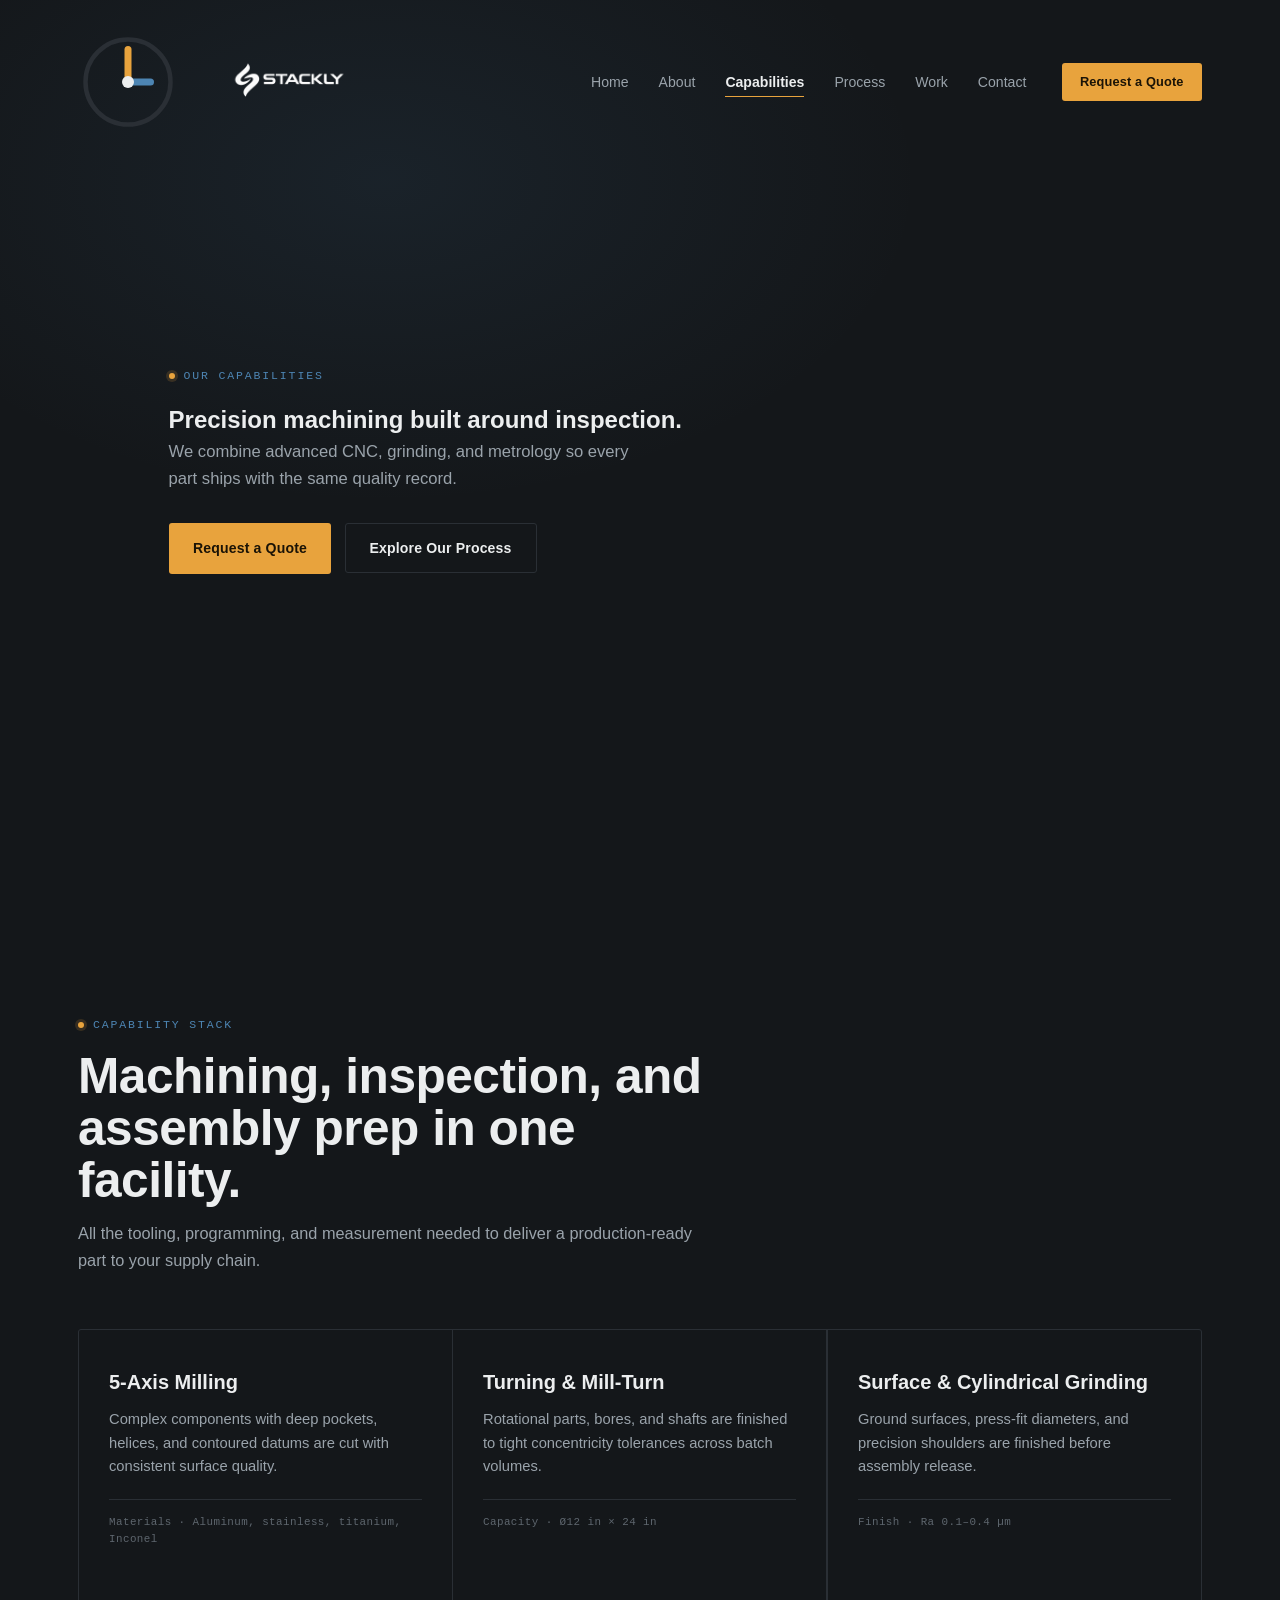
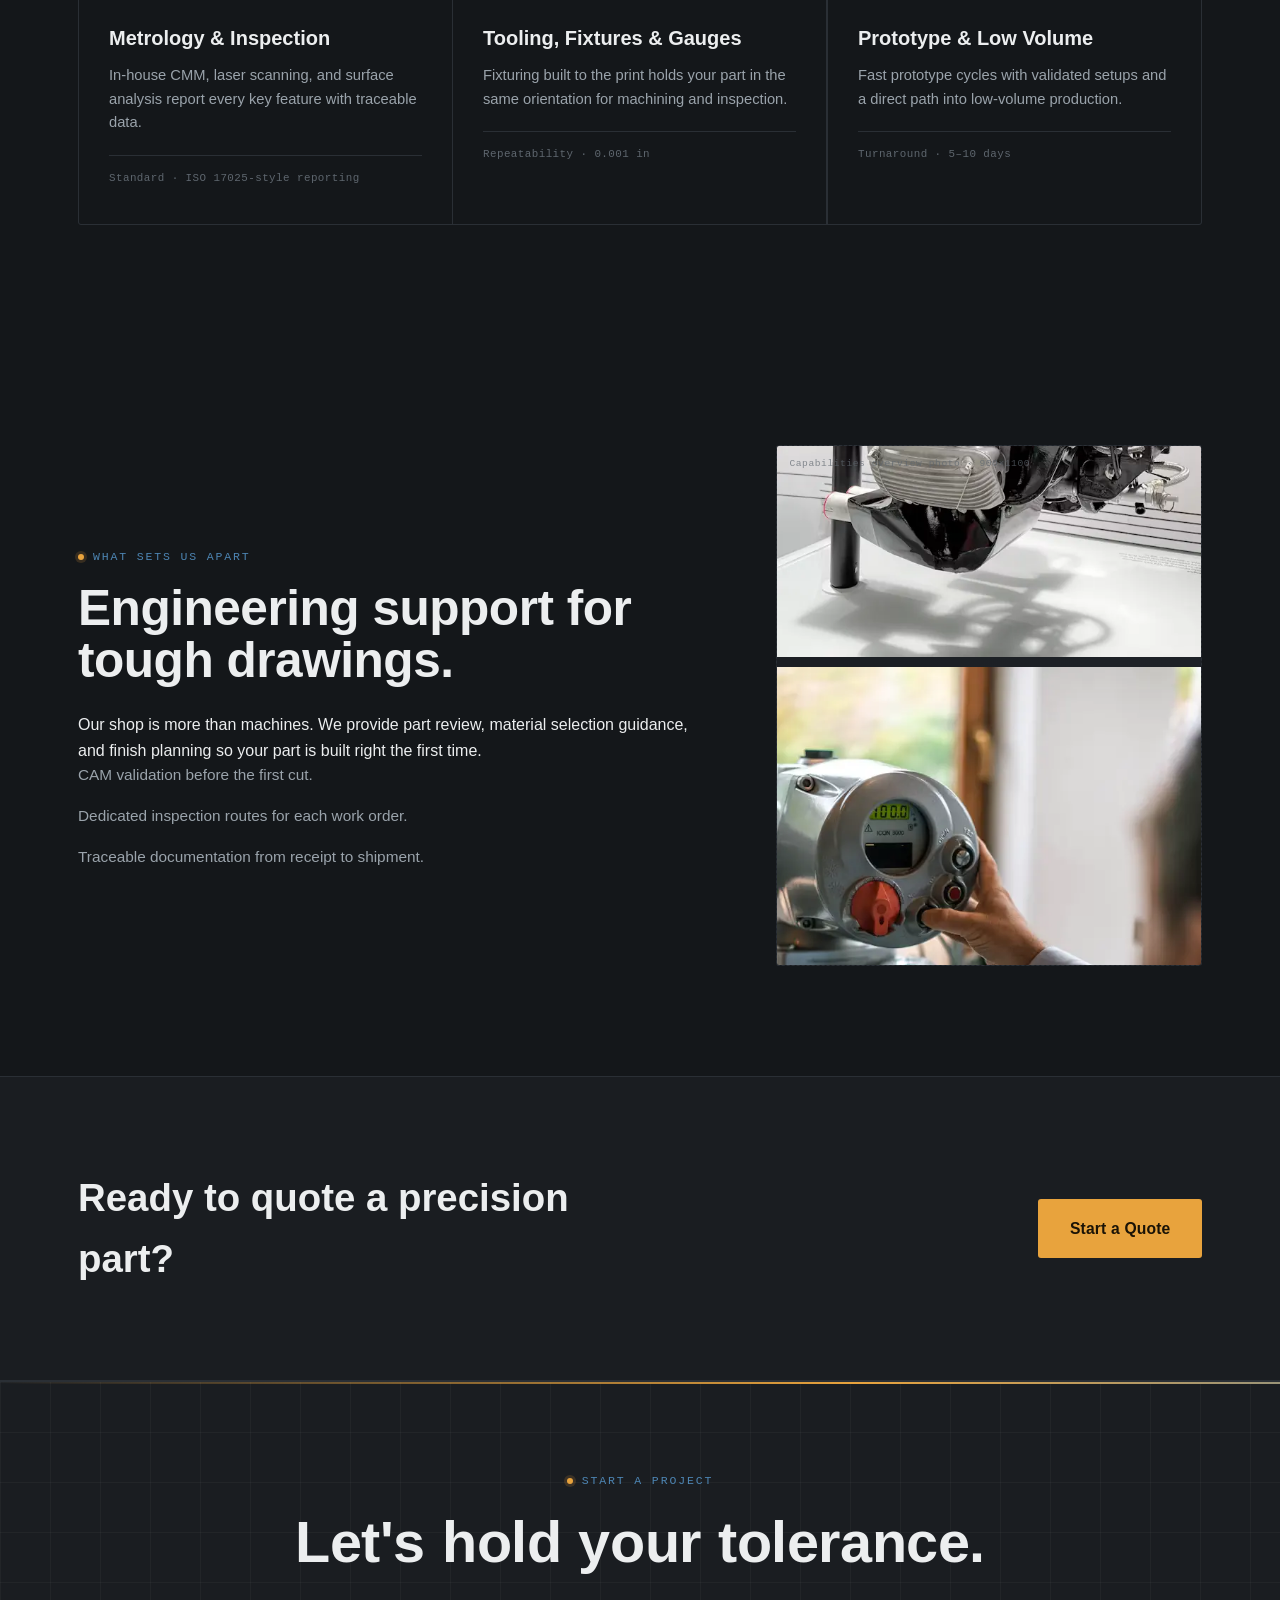
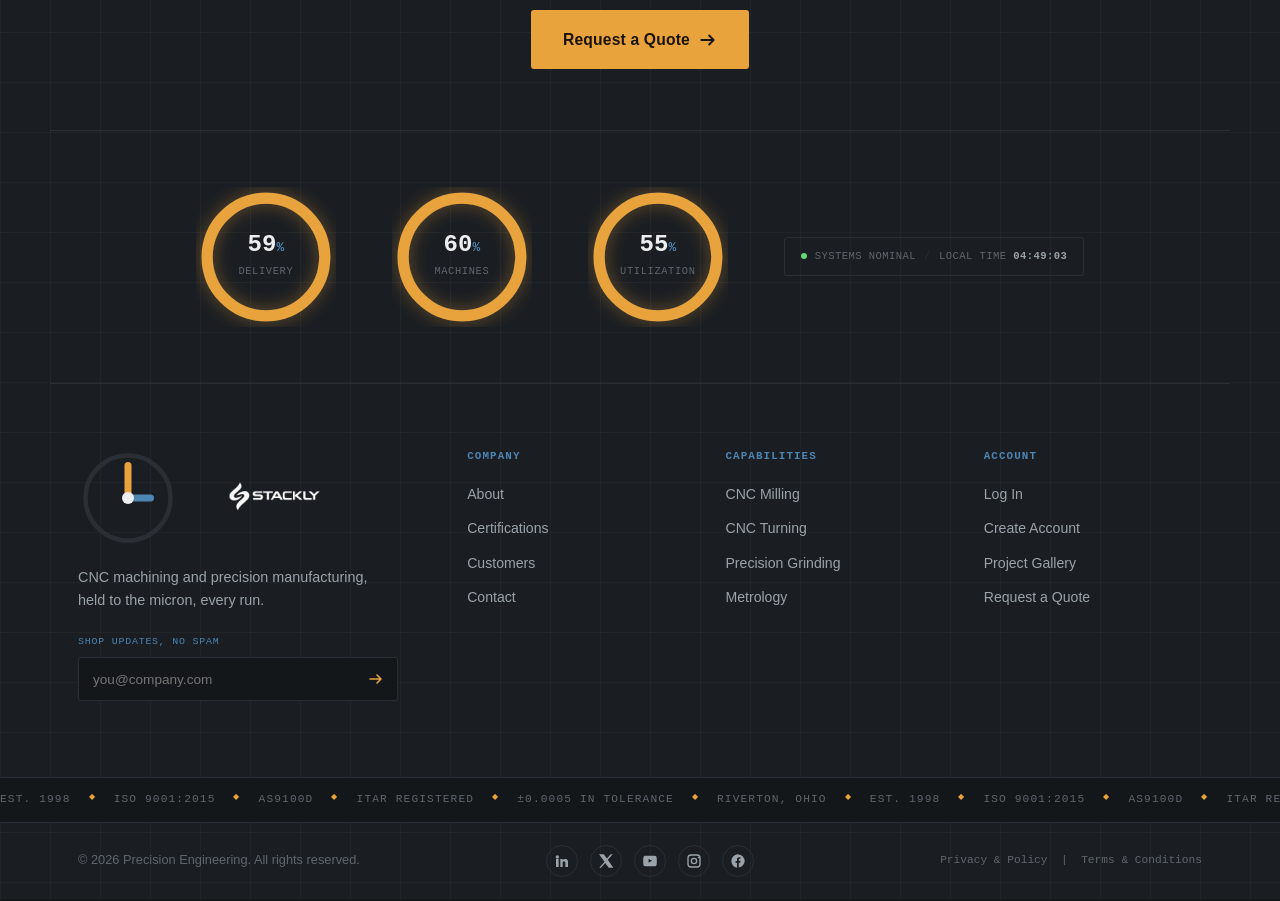
<file: capabilities.html>
<!DOCTYPE html>
<html lang="en">
<head>
  <meta charset="UTF-8">
  <meta name="viewport" content="width=device-width, initial-scale=1.0">
  <title>Capabilities — Precision Engineering</title>
  <meta name="description" content="Precision Engineering capabilities page: CNC milling, turning, grinding, metrology, tooling, and prototype services." />
  <link rel="stylesheet" href="style.css">
</head>
<body>
  <header class="site-header" id="siteHeader">
    <div class="container site-header__inner">
      <a href="index.html" class="logo">
        <span class="logo__mark" aria-hidden="true">
          <svg viewBox="0 0 40 40" width="44" height="44">
            <circle cx="20" cy="20" r="17" class="logo__mark-ring"/>
            <line x1="20" y1="20" x2="20" y2="7" class="logo__mark-tick"/>
            <line x1="20" y1="20" x2="29" y2="20" class="logo__mark-tick logo__mark-tick--minor"/>
            <circle cx="20" cy="20" r="2.4" class="logo__mark-hub"/>
          </svg>
        </span>
        <img src="logo (1).webp" alt="Precision Engineering" class="logo__img">
      </a>

      <nav class="main-nav" id="mainNav">
        <a href="index.html" class="main-nav__link"><span>Home</span></a>
        <a href="about.html" class="main-nav__link"><span>About</span></a>
        <a href="capabilities.html" class="main-nav__link"><span>Capabilities</span></a>
        <a href="process.html" class="main-nav__link"><span>Process</span></a>
        <a href="work.html" class="main-nav__link"><span>Work</span></a>
        <a href="contact.html" class="main-nav__link"><span>Contact</span></a>
      </nav>

      <a href="login.html" class="btn btn--small btn--primary magnetic" data-magnetic>
        <span>Request a Quote</span>
      </a>

      <button class="nav-toggle" id="navToggle" aria-label="Toggle navigation menu" aria-expanded="false">
        <span></span><span></span><span></span>
      </button>
    </div>
  </header>

  <div class="mobile-nav" id="mobileNav">
    <nav class="mobile-nav__links">
      <a href="index.html">Home</a>
      <a href="about.html">About</a>
      <a href="capabilities.html">Capabilities</a>
      <a href="process.html">Process</a>
      <a href="work.html">Work</a>
      <a href="contact.html">Contact</a>
    </nav>
    <a href="contact.html" class="btn btn--primary btn--block">Request a Quote</a>
  </div>

  <main>
    <section class="hero hero--page" id="capabilityHero">
      <div class="container hero__inner">
        <div class="hero__copy">
          <p class="eyebrow reveal-up"><span class="eyebrow__dot"></span>OUR CAPABILITIES</p>
          <h1 class="h1 reveal-up">Precision machining built around inspection.</h1>
          <p class="hero__sub reveal-up" style="--delay:0.2s">
            We combine advanced CNC, grinding, and metrology so every part ships with the same quality record.
          </p>
          <div class="hero__actions reveal-up" style="--delay:0.4s">
            <a href=" 404error.html" class="btn btn--primary magnetic" data-magnetic>
              <span>Request a Quote</span>
            </a>
            <a href=" 404error.html" class="btn btn--ghost">
              <span>Explore Our Process</span>
            </a>
          </div>
        </div>
      </div>
    </section>

    <section class="capabilities" id="capabilities">
      <div class="container">
        <div class="section-head">
          <p class="eyebrow reveal-up"><span class="eyebrow__dot"></span>CAPABILITY STACK</p>
          <h2 class="h2 reveal-up">Machining, inspection, and assembly prep in one facility.</h2>
          <p class="section-head__sub reveal-up" style="--delay:0.1s">
            All the tooling, programming, and measurement needed to deliver a production-ready part to your supply chain.
          </p>
        </div>

        <div class="cap-grid">
          <article class="cap-card tilt-card reveal-up">
            <h3 class="cap-card__title">5-Axis Milling</h3>
            <p class="cap-card__text">Complex components with deep pockets, helices, and contoured datums are cut with consistent surface quality.</p>
            <span class="cap-card__spec">Materials &middot; Aluminum, stainless, titanium, Inconel</span>
          </article>
          <article class="cap-card tilt-card reveal-up" style="--delay:0.05s">
            <h3 class="cap-card__title">Turning &amp; Mill-Turn</h3>
            <p class="cap-card__text">Rotational parts, bores, and shafts are finished to tight concentricity tolerances across batch volumes.</p>
            <span class="cap-card__spec">Capacity &middot; &Oslash;12 in × 24 in</span>
          </article>
          <article class="cap-card tilt-card reveal-up" style="--delay:0.1s">
            <h3 class="cap-card__title">Surface &amp; Cylindrical Grinding</h3>
            <p class="cap-card__text">Ground surfaces, press-fit diameters, and precision shoulders are finished before assembly release.</p>
            <span class="cap-card__spec">Finish &middot; Ra 0.1–0.4&nbsp;&micro;m</span>
          </article>
          <article class="cap-card tilt-card reveal-up" style="--delay:0.15s">
            <h3 class="cap-card__title">Metrology &amp; Inspection</h3>
            <p class="cap-card__text">In-house CMM, laser scanning, and surface analysis report every key feature with traceable data.</p>
            <span class="cap-card__spec">Standard &middot; ISO 17025-style reporting</span>
          </article>
          <article class="cap-card tilt-card reveal-up" style="--delay:0.2s">
            <h3 class="cap-card__title">Tooling, Fixtures &amp; Gauges</h3>
            <p class="cap-card__text">Fixturing built to the print holds your part in the same orientation for machining and inspection.</p>
            <span class="cap-card__spec">Repeatability &middot; 0.001 in</span>
          </article>
          <article class="cap-card tilt-card reveal-up" style="--delay:0.25s">
            <h3 class="cap-card__title">Prototype &amp; Low Volume</h3>
            <p class="cap-card__text">Fast prototype cycles with validated setups and a direct path into low-volume production.</p>
            <span class="cap-card__spec">Turnaround &middot; 5–10 days</span>
          </article>
        </div>
      </div>
    </section>

    <section class="why" id="capabilityDetails">
      <div class="container why__inner">
        <div class="why__copy">
          <p class="eyebrow reveal-up"><span class="eyebrow__dot"></span>WHAT SETS US APART</p>
          <h2 class="h2 reveal-up">Engineering support for tough drawings.</h2>
          <p class="reveal-up" style="--delay:0.1s">
            Our shop is more than machines. We provide part review, material selection guidance, and finish planning so your part is built right the first time.
          </p>
          <ul class="check-list">
            <li class="check-list__item reveal-up" style="--delay:0.15s">CAM validation before the first cut.</li>
            <li class="check-list__item reveal-up" style="--delay:0.2s">Dedicated inspection routes for each work order.</li>
            <li class="check-list__item reveal-up" style="--delay:0.25s">Traceable documentation from receipt to shipment.</li>
          </ul>
        </div>

        <div class="about__media reveal-up" style="--delay:0.3s">
          <div class="img-placeholder img-placeholder--tall has-image" data-label="Capabilities overview photo · 900×1100"><img src="webp11.webp" alt="Precision manufacturing image" />
            <div class="img-placeholder__corner img-placeholder__corner--tl has-image"><img src="webp11.webp" alt="Precision manufacturing image" /></div>
            <div class="img-placeholder__corner img-placeholder__corner--tr has-image"><img src="webp12.webp" alt="Precision manufacturing image" /></div>
            <div class="img-placeholder__corner img-placeholder__corner--bl has-image"><img src="webp4.webp" alt="Precision manufacturing image" /></div>
            <div class="img-placeholder__corner img-placeholder__corner--br has-image"><img src="webp5.webp" alt="Precision manufacturing image" /></div>
            <span class="img-placeholder__text has-image"><img src="webp6.webp" alt="Precision manufacturing image" />Add capabilities photo</span>
          </div>
        </div>
      </div>
    </section>

    <section class="cta-banner">
      <div class="container cta-banner__inner">
        <h2 class="cta-banner__heading reveal-up">Ready to quote a precision part?</h2>
        <a href=" 404error.html" class="btn btn--primary btn--large magnetic" data-magnetic>
          <span>Start a Quote</span>
        </a>
      </div>
    </section>
  </main>

  <footer class="site-footer">
  <div class="site-footer__grid" aria-hidden="true"></div>
  <div class="site-footer__sweep" aria-hidden="true"></div>
  <div class="site-footer__beam" aria-hidden="true"></div>

  <!-- big CTA strip with letter-hover heading -->
  <div class="container footer-cta">
    <p class="eyebrow"><span class="eyebrow__dot"></span>START A PROJECT</p>
    <h2 class="footer-cta__heading split-chars" data-split>Let's hold your tolerance.</h2>
    <a href=" 404error.html" class="btn btn--primary btn--large magnetic footer-cta__btn" data-magnetic>
      <span>Request a Quote</span>
      <svg width="18" height="18" viewBox="0 0 16 16"><path d="M2 8h11M9 4l4 4-4 4" stroke="currentColor" stroke-width="1.6" fill="none" stroke-linecap="round" stroke-linejoin="round"/></svg>
    </a>
  </div>

  <!-- live "control panel" gauges -->
  <div class="container footer-panel">
    <div class="gauge" data-gauge="98">
      <svg viewBox="0 0 100 100" class="gauge__svg">
        <circle cx="50" cy="50" r="42" class="gauge__track"/>
        <circle cx="50" cy="50" r="42" class="gauge__fill" data-gauge-fill/>
      </svg>
      <div class="gauge__readout">
        <span class="gauge__value" data-gauge-value>0<small>%</small></span>
        <span class="gauge__label">  Delivery</span>
      </div>
    </div>
    <div class="gauge" data-gauge="100">
      <svg viewBox="0 0 100 100" class="gauge__svg">
        <circle cx="50" cy="50" r="42" class="gauge__track"/>
        <circle cx="50" cy="50" r="42" class="gauge__fill" data-gauge-fill/>
      </svg>
      <div class="gauge__readout">
        <span class="gauge__value" data-gauge-value>0<small>%</small></span>
        <span class="gauge__label">Machines  </span>
      </div>
    </div>
    <div class="gauge" data-gauge="92">
      <svg viewBox="0 0 100 100" class="gauge__svg">
        <circle cx="50" cy="50" r="42" class="gauge__track"/>
        <circle cx="50" cy="50" r="42" class="gauge__fill" data-gauge-fill/>
      </svg>
      <div class="gauge__readout">
        <span class="gauge__value" data-gauge-value>0<small>%</small></span>
        <span class="gauge__label"> Utilization</span>
      </div>
    </div>

    <div class="footer-status" id="footerStatus">
      <span class="footer-status__dot"></span>
      <span>SYSTEMS NOMINAL</span>
      <span class="footer-status__sep">/</span>
      <span>LOCAL TIME <strong id="footerClock">00:00:00</strong></span>
    </div>
  </div>

  <div class="container site-footer__top">
    <div class="footer-brand">
      <a href="index.html" class="logo logo--footer">
        <span class="logo__mark" aria-hidden="true">
          <svg viewBox="0 0 40 40" width="34" height="34">
            <circle cx="20" cy="20" r="17" class="logo__mark-ring"/>
            <line x1="20" y1="20" x2="20" y2="7" class="logo__mark-tick"/>
            <line x1="20" y1="20" x2="29" y2="20" class="logo__mark-tick logo__mark-tick--minor"/>
            <circle cx="20" cy="20" r="2.4" class="logo__mark-hub"/>
          </svg>
        </span>
        <img src="logo (1).webp" alt="Precision Engineering" class="logo__img">
      </a>
      <p class="footer-brand__tagline">CNC machining and precision manufacturing,<br>held to the micron, every run.</p>

      <form class="footer-newsletter" id="footerNewsletter">
        <label for="footerEmail" class="footer-newsletter__label">Shop updates, no spam</label>
        <div class="footer-newsletter__field">
          <input type="email" id="footerEmail" placeholder="you@company.com" required
            pattern="^[a-zA-Z0-9._%+-]+@[a-zA-Z0-9.-]+\.[a-zA-Z]{2,}$"
            title="Please enter a valid email address, like name@example.com">
          <button type="submit" aria-label="Subscribe">
            <svg width="16" height="16" viewBox="0 0 16 16"><path d="M2 8h11M9 4l4 4-4 4" stroke="currentColor" stroke-width="1.6" fill="none" stroke-linecap="round" stroke-linejoin="round"/></svg>
          </button>
        </div>
        <p class="footer-newsletter__confirm" id="footerNewsletterConfirm"></p>
      </form>
    </div>

    <nav class="footer-col">
      <h4 class="footer-col__title">Company</h4>
      <a href="about.html">About</a>
      <a href="index.html#why">Certifications</a>
      <a href="index.html#testimonials">Customers</a>
      <a href="contact.html">Contact</a>
    </nav>

    <nav class="footer-col">
      <h4 class="footer-col__title">Capabilities</h4>
      <a href="404error.html">CNC Milling</a>
      <a href="404error.html">CNC Turning</a>
      <a href="404error.html">Precision Grinding</a>
      <a href="404error.html">Metrology</a>
    </nav>

    <nav class="footer-col">
      <h4 class="footer-col__title">Account</h4>
      <a href="404error.html">Log In</a>
      <a href="404error.html">Create Account</a>
      <a href="404error.html">Project Gallery</a>
      <a href="404error.html">Request a Quote</a>
    </nav>
  </div>

  <!-- scrolling spec ticker -->
  <div class="footer-ticker">
    <div class="footer-ticker__track">
      <span>EST. 1998</span><span class="footer-ticker__sep">&#9670;</span>
      <span>ISO 9001:2015</span><span class="footer-ticker__sep">&#9670;</span>
      <span>AS9100D</span><span class="footer-ticker__sep">&#9670;</span>
      <span>ITAR REGISTERED</span><span class="footer-ticker__sep">&#9670;</span>
      <span>&plusmn;0.0005 IN TOLERANCE</span><span class="footer-ticker__sep">&#9670;</span>
      <span>RIVERTON, OHIO</span><span class="footer-ticker__sep">&#9670;</span>
      <span>EST. 1998</span><span class="footer-ticker__sep">&#9670;</span>
      <span>ISO 9001:2015</span><span class="footer-ticker__sep">&#9670;</span>
      <span>AS9100D</span><span class="footer-ticker__sep">&#9670;</span>
      <span>ITAR REGISTERED</span><span class="footer-ticker__sep">&#9670;</span>
      <span>&plusmn;0.0005 IN TOLERANCE</span><span class="footer-ticker__sep">&#9670;</span>
      <span>RIVERTON, OHIO</span><span class="footer-ticker__sep">&#9670;</span>
    </div>
  </div>

  <div class="container site-footer__bottom">
    <p>&copy; <span id="footerYear">2026</span> Precision Engineering. All rights reserved.</p>
    <div class="footer-socials">
      <a href="404error.html" aria-label="LinkedIn" class="footer-social"><svg width="16" height="16" viewBox="0 0 24 24"><path fill="currentColor" d="M4.98 3.5a2.5 2.5 0 1 1 0 5 2.5 2.5 0 0 1 0-5zM3 9h4v12H3V9zm6.5 0H13v1.8h.06c.6-1.1 2-1.8 3.7-1.8 3.6 0 4.24 2 4.24 5.5V21H17v-5.6c0-1.3 0-3-1.9-3s-2.1 1.4-2.1 2.9V21H9.5V9z"/></svg></a>
      <a href="404error.html" aria-label="X / Twitter" class="footer-social"><svg width="16" height="16" viewBox="0 0 24 24"><path fill="currentColor" d="M18.9 2H22l-7.3 8.3L23 22h-6.9l-5.4-7-6.2 7H2l7.8-8.9L1.5 2h7l4.9 6.4L18.9 2z"/></svg></a>
      <a href="404error.html" aria-label="YouTube" class="footer-social"><svg width="16" height="16" viewBox="0 0 24 24"><path fill="currentColor" d="M22 7.2s-.2-1.6-.8-2.2c-.8-.8-1.7-.8-2.1-.9C16 4 12 4 12 4s-4 0-7.1.1c-.4 0-1.3.1-2.1.9C2.2 5.6 2 7.2 2 7.2S1.8 9 1.8 10.9v2.2c0 1.9.2 3.7.2 3.7s.2 1.6.8 2.2c.8.8 1.9.8 2.3.9C6.5 20 12 20 12 20s4 0 7.1-.1c.4 0 1.3-.1 2.1-.9.6-.6.8-2.2.8-2.2s.2-1.8.2-3.7v-2.2c0-1.9-.2-3.7-.2-3.7zM9.9 14.6V8.9l5.4 2.9-5.4 2.8z"/></svg></a>
      <a href="404error.html" aria-label="Instagram" class="footer-social"><svg width="16" height="16" viewBox="0 0 24 24"><path fill="currentColor" d="M7.5 2h9A5.5 5.5 0 0 1 22 7.5v9A5.5 5.5 0 0 1 16.5 22h-9A5.5 5.5 0 0 1 2 16.5v-9A5.5 5.5 0 0 1 7.5 2zm0 2A3.5 3.5 0 0 0 4 7.5v9A3.5 3.5 0 0 0 7.5 20h9a3.5 3.5 0 0 0 3.5-3.5v-9A3.5 3.5 0 0 0 16.5 4h-9zm11.25 1.5a1.125 1.125 0 1 1 0 2.25 1.125 1.125 0 0 1 0-2.25zM12 7a5 5 0 1 1 0 10 5 5 0 0 1 0-10zm0 2a3 3 0 1 0 0 6 3 3 0 0 0 0-6z"/></svg></a>
      <a href="404error.html" aria-label="Facebook" class="footer-social"><svg width="16" height="16" viewBox="0 0 24 24"><path fill="currentColor" d="M22 12a10 10 0 1 0-11.5 9.95V14.7h-2.2v-2.7h2.2V9.8c0-2.18 1.3-3.4 3.3-3.4.95 0 1.95.17 1.95.17v2.15h-1.1c-1.1 0-1.45.69-1.45 1.4v1.68h2.5l-.4 2.7h-2.1v7.26A10 10 0 0 0 22 12Z"/></svg></a>
    </div>
    <div class="footer-policy"><a href="404error.html">Privacy &amp; Policy</a> &nbsp;|&nbsp; <a href="404error.html">Terms &amp; Conditions</a></div>
  </div>
</footer>

  <script src="script.js"></script>
</body>
</html>
</file>
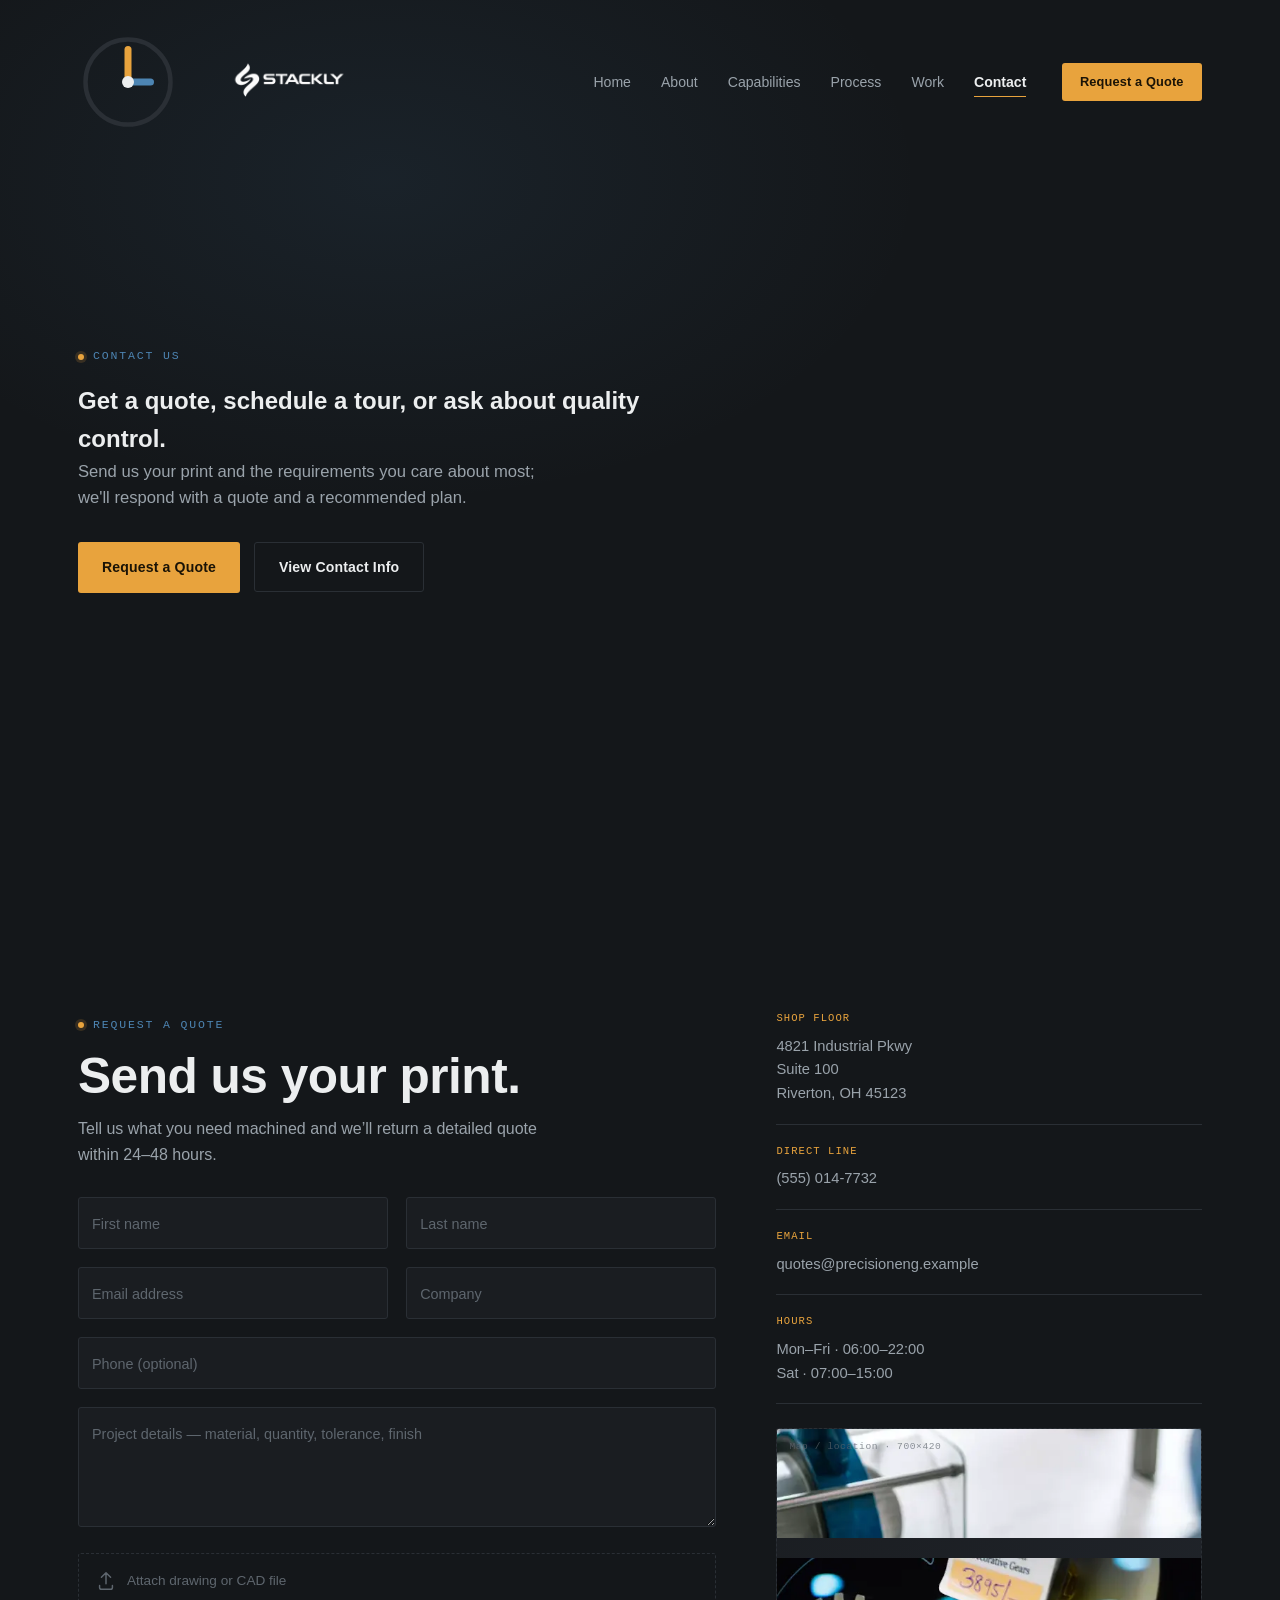
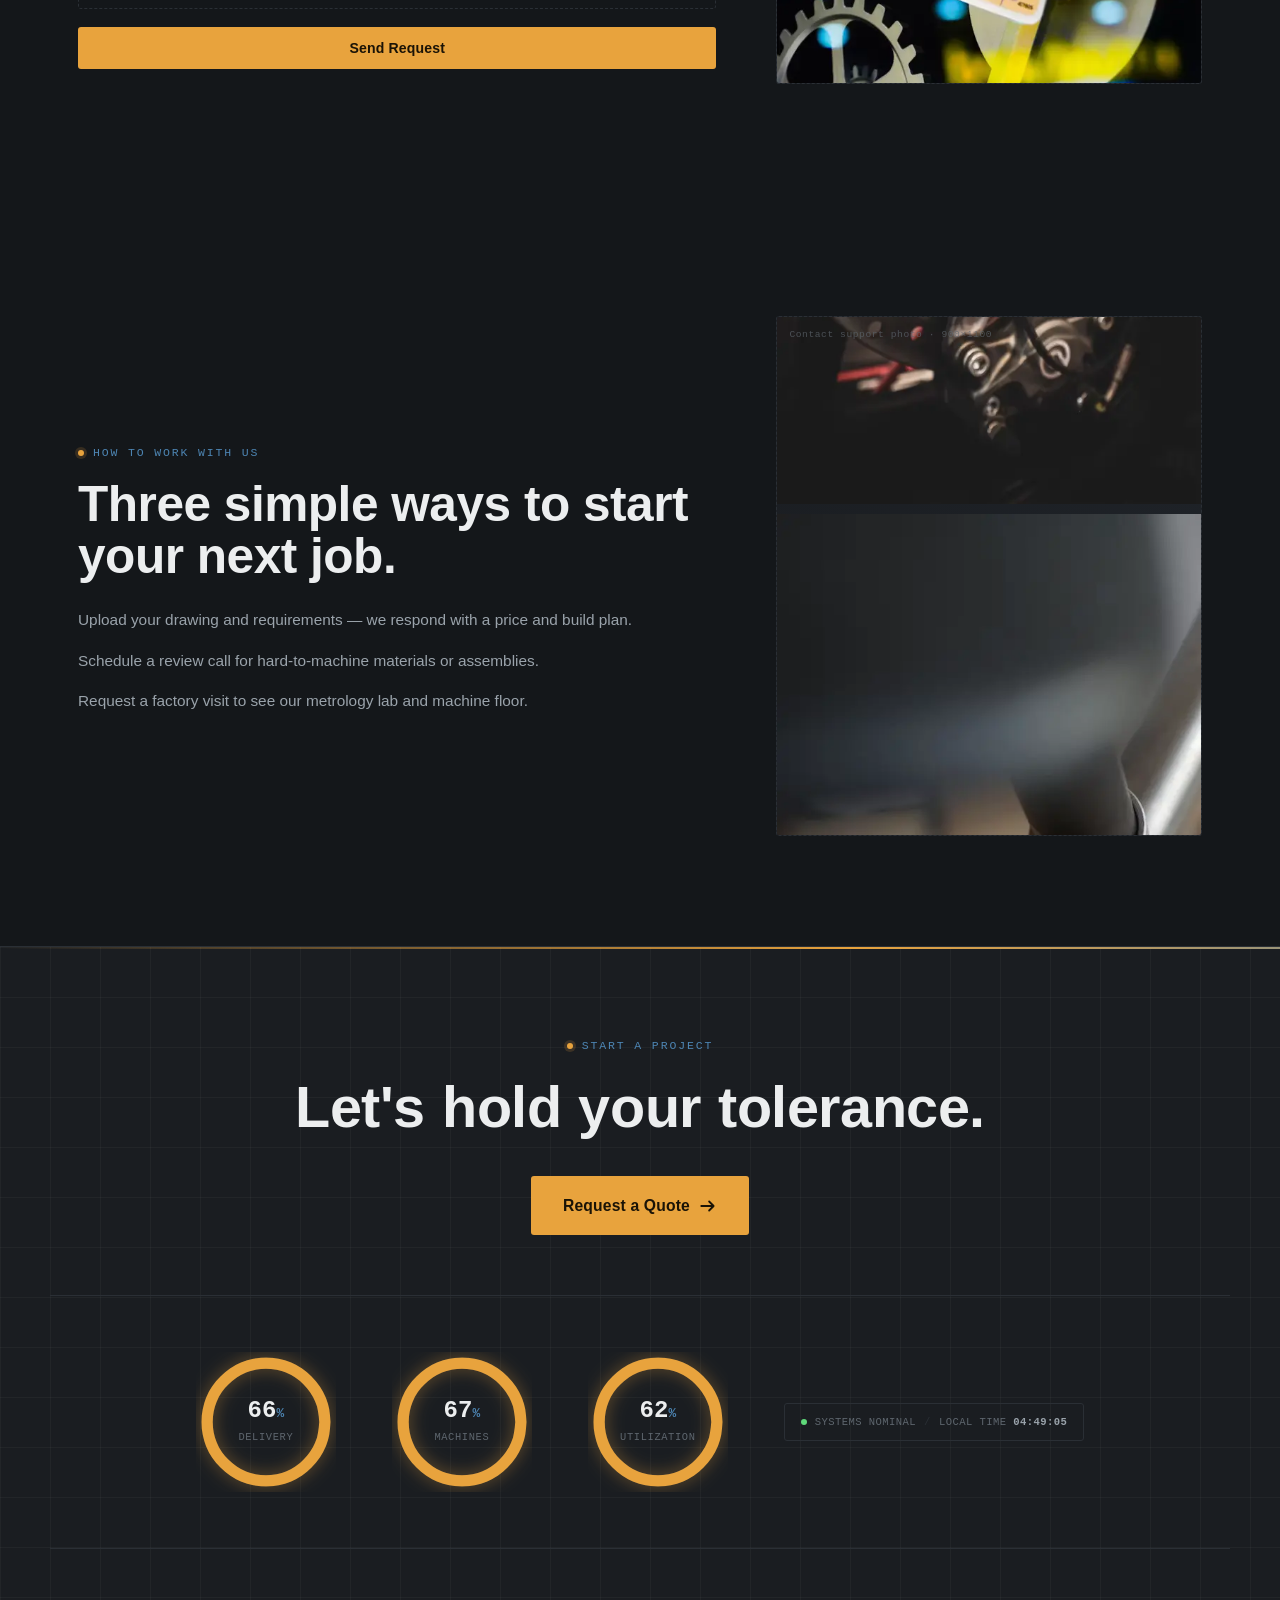
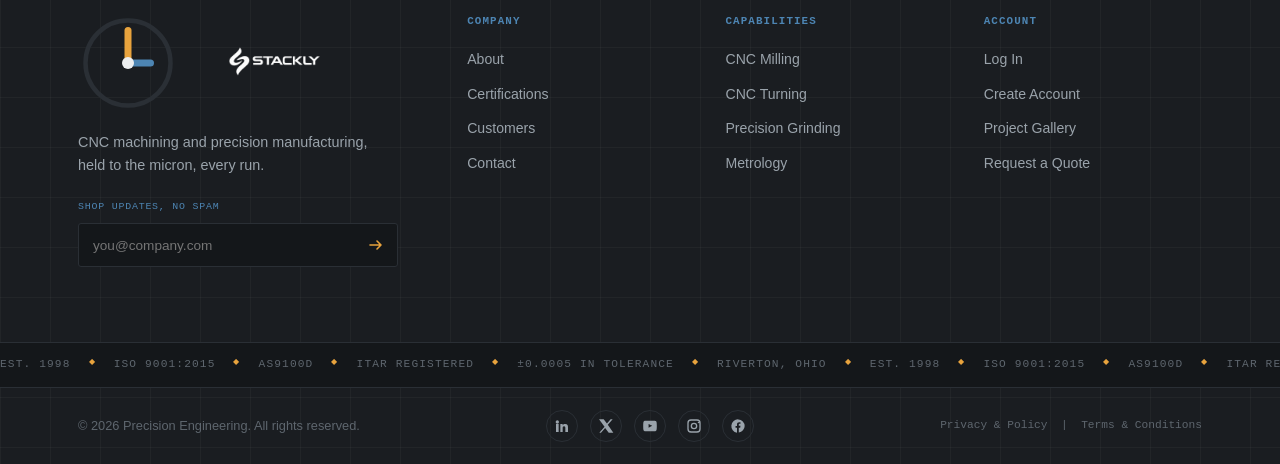
<file: contact.html>
<!DOCTYPE html>
<html lang="en">
<head>
  <meta charset="UTF-8">
  <meta name="viewport" content="width=device-width, initial-scale=1.0">
  <title>Contact — Precision Engineering</title>
  <meta name="description" content="Contact Precision Engineering for quotes, RFQ support, facility tours, and quality control documentation." />
  <link rel="stylesheet" href="style.css">
</head>
<body>
  <header class="site-header" id="siteHeader">
    <div class="container site-header__inner">
      <a href="index.html" class="logo">
        <span class="logo__mark" aria-hidden="true">
          <svg viewBox="0 0 40 40" width="44" height="44">
            <circle cx="20" cy="20" r="17" class="logo__mark-ring"/>
            <line x1="20" y1="20" x2="20" y2="7" class="logo__mark-tick"/>
            <line x1="20" y1="20" x2="29" y2="20" class="logo__mark-tick logo__mark-tick--minor"/>
            <circle cx="20" cy="20" r="2.4" class="logo__mark-hub"/>
          </svg>
        </span>
        <img src="logo (1).webp" alt="Precision Engineering" class="logo__img">
      </a>

      <nav class="main-nav" id="mainNav">
        <a href="index.html" class="main-nav__link"><span>Home</span></a>
        <a href="about.html" class="main-nav__link"><span>About</span></a>
        <a href="capabilities.html" class="main-nav__link"><span>Capabilities</span></a>
        <a href="process.html" class="main-nav__link"><span>Process</span></a>
        <a href="work.html" class="main-nav__link"><span>Work</span></a>
        <a href="contact.html" class="main-nav__link"><span>Contact</span></a>
      </nav>

      <a href="login.html" class="btn btn--small btn--primary magnetic" data-magnetic>
        <span>Request a Quote</span>
      </a>

      <button class="nav-toggle" id="navToggle" aria-label="Toggle navigation menu" aria-expanded="false">
        <span></span><span></span><span></span>
      </button>
    </div>
  </header>

  <div class="mobile-nav" id="mobileNav">
    <nav class="mobile-nav__links">
      <a href="index.html">Home</a>
      <a href="about.html">About</a>
      <a href="capabilities.html">Capabilities</a>
      <a href="process.html">Process</a>
      <a href="work.html">Work</a>
      <a href="contact.html">Contact</a>
    </nav>
    <a href="login.html" class="btn btn--primary btn--block">Request a Quote</a>
  </div>

  <main>
    <section class="hero hero--page" id="contactHero">
      <div class="container hero__inner">
        <div class="hero__copy">
          <p class="eyebrow reveal-up"><span class="eyebrow__dot"></span>CONTACT US</p>
          <h1 class="h1 reveal-up">Get a quote, schedule a tour, or ask about quality control.</h1>
          <p class="hero__sub reveal-up" style="--delay:0.2s">
            Send us your print and the requirements you care about most; we'll respond with a quote and a recommended plan.
          </p>
          <div class="hero__actions reveal-up" style="--delay:0.4s">
            <a href="#request" class="btn btn--primary magnetic" data-magnetic>
              <span>Request a Quote</span>
            </a>
            <a href="#contactDetails" class="btn btn--ghost">
              <span>View Contact Info</span>
            </a>
          </div>
        </div>
      </div>
    </section>

    <section class="contact" id="request">
      <div class="container contact__inner">
        <div class="contact__form-wrap reveal-up">
          <p class="eyebrow"><span class="eyebrow__dot"></span>REQUEST A QUOTE</p>
          <h2 class="h2">Send us your print.</h2>
          <p class="contact__sub">Tell us what you need machined and we’ll return a detailed quote within 24–48 hours.</p>

          <form class="form" id="quoteForm">
            <div class="form__row">
              <div class="form__field">
                <input type="text" id="fFirstName" name="firstName" required placeholder=" " pattern="[a-zA-Z' -]+" title="Only letters, spaces, hyphens, and apostrophes allowed">
                <label for="fFirstName">First name</label>
                <span class="form__field-line"></span>
              </div>
              <div class="form__field">
                <input type="text" id="fLastName" name="lastName" required placeholder=" " pattern="[a-zA-Z' -]+" title="Only letters, spaces, hyphens, and apostrophes allowed">
                <label for="fLastName">Last name</label>
                <span class="form__field-line"></span>
              </div>
            </div>
            <div class="form__row">
              <div class="form__field">
                <input type="email" id="fEmail" name="email" required placeholder=" " pattern="^[a-zA-Z0-9._%+-]+@[a-zA-Z0-9.-]+\.[a-zA-Z]{2,}$" title="Enter a valid email address, like name@example.com">
                <label for="fEmail">Email address</label>
                <span class="form__field-line"></span>
              </div>
              <div class="form__field">
                <input type="text" id="fCompany" name="company" placeholder=" ">
                <label for="fCompany">Company</label>
                <span class="form__field-line"></span>
              </div>
            </div>
            <div class="form__field">
              <input type="tel" id="fPhone" name="phone" placeholder=" ">
              <label for="fPhone">Phone (optional)</label>
              <span class="form__field-line"></span>
            </div>
            <div class="form__field">
              <textarea id="fMessage" name="message" rows="5" required placeholder=" "></textarea>
              <label for="fMessage">Project details — material, quantity, tolerance, finish</label>
              <span class="form__field-line"></span>
            </div>

            <label class="file-drop" for="fFile">
              <input type="file" id="fFile" name="drawing" hidden>
              <svg width="22" height="22" viewBox="0 0 24 24"><path d="M12 3v12m0-12 5 5m-5-5-5 5M5 17v2a2 2 0 0 0 2 2h10a2 2 0 0 0 2-2v-2" fill="none" stroke="currentColor" stroke-width="1.6" stroke-linecap="round" stroke-linejoin="round"/></svg>
              <span id="fileDropText">Attach drawing or CAD file</span>
            </label>

            <button type="submit" class="btn btn--primary btn--block magnetic" data-magnetic>
              <span id="submitText">Send Request</span>
            </button>
            <p class="form__confirm" id="formConfirm" role="status"></p>
          </form>
        </div>

        <div class="contact__info reveal-up" style="--delay:0.1s">
          <div class="info-block">
            <span class="info-block__label">Shop Floor</span>
            <p>4821 Industrial Pkwy<br>Suite 100<br>Riverton, OH 45123</p>
          </div>
          <div class="info-block">
            <span class="info-block__label">Direct Line</span>
            <p>(555) 014-7732</p>
          </div>
          <div class="info-block">
            <span class="info-block__label">Email</span>
            <p>quotes@precisioneng.example</p>
          </div>
          <div class="info-block">
            <span class="info-block__label">Hours</span>
            <p>Mon–Fri · 06:00–22:00<br>Sat · 07:00–15:00</p>
          </div>

          <div class="img-placeholder img-placeholder--map has-image" data-label="Map / location · 700×420"><img src="webp6.webp" alt="Factory location map" />
            <svg class="img-placeholder__icon" viewBox="0 0 48 48" width="34" height="34">
              <path d="M24 6c-7 0-12 5-12 12 0 9 12 24 12 24s12-15 12-24c0-7-5-12-12-12z" fill="none" stroke="currentColor" stroke-width="1.6"/>
              <circle cx="24" cy="18" r="4.5" fill="none" stroke="currentColor" stroke-width="1.6"/>
            </svg>
            <span class="img-placeholder__text has-image"><img src="webp8.webp" alt="Precision manufacturing image" />Add map image</span>
          </div>
        </div>
      </div>
    </section>

    <section class="why" id="contactDetails">
      <div class="container why__inner">
        <div class="why__copy">
          <p class="eyebrow reveal-up"><span class="eyebrow__dot"></span>HOW TO WORK WITH US</p>
          <h2 class="h2 reveal-up">Three simple ways to start your next job.</h2>
          <ul class="check-list">
            <li class="check-list__item reveal-up">Upload your drawing and requirements — we respond with a price and build plan.</li>
            <li class="check-list__item reveal-up" style="--delay:0.1s">Schedule a review call for hard-to-machine materials or assemblies.</li>
            <li class="check-list__item reveal-up" style="--delay:0.2s">Request a factory visit to see our metrology lab and machine floor.</li>
          </ul>
        </div>

        <div class="about__media reveal-up" style="--delay:0.25s">
          <div class="img-placeholder img-placeholder--tall has-image" data-label="Contact support photo · 900×1100"><img src="webp9.webp" alt="Precision manufacturing image" />
            <span class="img-placeholder__text has-image"><img src="webp10.webp" alt="Precision manufacturing image" />Add support image</span>
          </div>
        </div>
      </div>
    </section>
  </main>

  <footer class="site-footer">
  <div class="site-footer__grid" aria-hidden="true"></div>
  <div class="site-footer__sweep" aria-hidden="true"></div>
  <div class="site-footer__beam" aria-hidden="true"></div>

  <!-- big CTA strip with letter-hover heading -->
  <div class="container footer-cta">
    <p class="eyebrow"><span class="eyebrow__dot"></span>START A PROJECT</p>
    <h2 class="footer-cta__heading split-chars" data-split>Let's hold your tolerance.</h2>
    <a href="404error.html" class="btn btn--primary btn--large magnetic footer-cta__btn" data-magnetic>
      <span>Request a Quote</span>
      <svg width="18" height="18" viewBox="0 0 16 16"><path d="M2 8h11M9 4l4 4-4 4" stroke="currentColor" stroke-width="1.6" fill="none" stroke-linecap="round" stroke-linejoin="round"/></svg>
    </a>
  </div>

  <!-- live "control panel" gauges -->
  <div class="container footer-panel">
    <div class="gauge" data-gauge="98">
      <svg viewBox="0 0 100 100" class="gauge__svg">
        <circle cx="50" cy="50" r="42" class="gauge__track"/>
        <circle cx="50" cy="50" r="42" class="gauge__fill" data-gauge-fill/>
      </svg>
      <div class="gauge__readout">
        <span class="gauge__value" data-gauge-value>0<small>%</small></span>
        <span class="gauge__label">Delivery</span>
      </div>
    </div>
    <div class="gauge" data-gauge="100">
      <svg viewBox="0 0 100 100" class="gauge__svg">
        <circle cx="50" cy="50" r="42" class="gauge__track"/>
        <circle cx="50" cy="50" r="42" class="gauge__fill" data-gauge-fill/>
      </svg>
      <div class="gauge__readout">
        <span class="gauge__value" data-gauge-value>0<small>%</small></span>
        <span class="gauge__label">Machines  </span>
      </div>
    </div>
    <div class="gauge" data-gauge="92">
      <svg viewBox="0 0 100 100" class="gauge__svg">
        <circle cx="50" cy="50" r="42" class="gauge__track"/>
        <circle cx="50" cy="50" r="42" class="gauge__fill" data-gauge-fill/>
      </svg>
      <div class="gauge__readout">
        <span class="gauge__value" data-gauge-value>0<small>%</small></span>
        <span class="gauge__label">Utilization</span>
      </div>
    </div>

    <div class="footer-status" id="footerStatus">
      <span class="footer-status__dot"></span>
      <span>SYSTEMS NOMINAL</span>
      <span class="footer-status__sep">/</span>
      <span>LOCAL TIME <strong id="footerClock">00:00:00</strong></span>
    </div>
  </div>

  <div class="container site-footer__top">
    <div class="footer-brand">
      <a href="index.html" class="logo logo--footer">
        <span class="logo__mark" aria-hidden="true">
          <svg viewBox="0 0 40 40" width="34" height="34">
            <circle cx="20" cy="20" r="17" class="logo__mark-ring"/>
            <line x1="20" y1="20" x2="20" y2="7" class="logo__mark-tick"/>
            <line x1="20" y1="20" x2="29" y2="20" class="logo__mark-tick logo__mark-tick--minor"/>
            <circle cx="20" cy="20" r="2.4" class="logo__mark-hub"/>
          </svg>
        </span>
        <img src="logo (1).webp" alt="Precision Engineering" class="logo__img">
      </a>
      <p class="footer-brand__tagline">CNC machining and precision manufacturing,<br>held to the micron, every run.</p>

      <form class="footer-newsletter" id="footerNewsletter">
        <label for="footerEmail" class="footer-newsletter__label">Shop updates, no spam</label>
        <div class="footer-newsletter__field">
          <input type="email" id="footerEmail" placeholder="you@company.com" required
            pattern="^[a-zA-Z0-9._%+-]+@[a-zA-Z0-9.-]+\.[a-zA-Z]{2,}$"
            title="Please enter a valid email address, like name@example.com">
          <button type="submit" aria-label="Subscribe">
            <svg width="16" height="16" viewBox="0 0 16 16"><path d="M2 8h11M9 4l4 4-4 4" stroke="currentColor" stroke-width="1.6" fill="none" stroke-linecap="round" stroke-linejoin="round"/></svg>
          </button>
        </div>
        <p class="footer-newsletter__confirm" id="footerNewsletterConfirm"></p>
      </form>
    </div>

    <nav class="footer-col">
      <h4 class="footer-col__title">Company</h4>
      <a href="about.html">About</a>
      <a href="index.html#why">Certifications</a>
      <a href="index.html#testimonials">Customers</a>
      <a href="contact.html">Contact</a>
    </nav>

    <nav class="footer-col">
      <h4 class="footer-col__title">Capabilities</h4>
      <a href="404error.html">CNC Milling</a>
      <a href="404error.html">CNC Turning</a>
      <a href="404error.html">Precision Grinding</a>
      <a href="404error.html">Metrology</a>
    </nav>

    <nav class="footer-col">
      <h4 class="footer-col__title">Account</h4>
      <a href="404error.html">Log In</a>
      <a href="404error.html">Create Account</a>
      <a href="404error.html">Project Gallery</a>
      <a href="404error.html">Request a Quote</a>
    </nav>
  </div>

  <!-- scrolling spec ticker -->
  <div class="footer-ticker">
    <div class="footer-ticker__track">
      <span>EST. 1998</span><span class="footer-ticker__sep">&#9670;</span>
      <span>ISO 9001:2015</span><span class="footer-ticker__sep">&#9670;</span>
      <span>AS9100D</span><span class="footer-ticker__sep">&#9670;</span>
      <span>ITAR REGISTERED</span><span class="footer-ticker__sep">&#9670;</span>
      <span>&plusmn;0.0005 IN TOLERANCE</span><span class="footer-ticker__sep">&#9670;</span>
      <span>RIVERTON, OHIO</span><span class="footer-ticker__sep">&#9670;</span>
      <span>EST. 1998</span><span class="footer-ticker__sep">&#9670;</span>
      <span>ISO 9001:2015</span><span class="footer-ticker__sep">&#9670;</span>
      <span>AS9100D</span><span class="footer-ticker__sep">&#9670;</span>
      <span>ITAR REGISTERED</span><span class="footer-ticker__sep">&#9670;</span>
      <span>&plusmn;0.0005 IN TOLERANCE</span><span class="footer-ticker__sep">&#9670;</span>
      <span>RIVERTON, OHIO</span><span class="footer-ticker__sep">&#9670;</span>
    </div>
  </div>

  <div class="container site-footer__bottom">
    <p>&copy; <span id="footerYear">2026</span> Precision Engineering. All rights reserved.</p>
    <div class="footer-socials">
      <a href="404error.html" aria-label="LinkedIn" class="footer-social"><svg width="16" height="16" viewBox="0 0 24 24"><path fill="currentColor" d="M4.98 3.5a2.5 2.5 0 1 1 0 5 2.5 2.5 0 0 1 0-5zM3 9h4v12H3V9zm6.5 0H13v1.8h.06c.6-1.1 2-1.8 3.7-1.8 3.6 0 4.24 2 4.24 5.5V21H17v-5.6c0-1.3 0-3-1.9-3s-2.1 1.4-2.1 2.9V21H9.5V9z"/></svg></a>
      <a href="404error.html" aria-label="X / Twitter" class="footer-social"><svg width="16" height="16" viewBox="0 0 24 24"><path fill="currentColor" d="M18.9 2H22l-7.3 8.3L23 22h-6.9l-5.4-7-6.2 7H2l7.8-8.9L1.5 2h7l4.9 6.4L18.9 2z"/></svg></a>
      <a href="404error.html" aria-label="YouTube" class="footer-social"><svg width="16" height="16" viewBox="0 0 24 24"><path fill="currentColor" d="M22 7.2s-.2-1.6-.8-2.2c-.8-.8-1.7-.8-2.1-.9C16 4 12 4 12 4s-4 0-7.1.1c-.4 0-1.3.1-2.1.9C2.2 5.6 2 7.2 2 7.2S1.8 9 1.8 10.9v2.2c0 1.9.2 3.7.2 3.7s.2 1.6.8 2.2c.8.8 1.9.8 2.3.9C6.5 20 12 20 12 20s4 0 7.1-.1c.4 0 1.3-.1 2.1-.9.6-.6.8-2.2.8-2.2s.2-1.8.2-3.7v-2.2c0-1.9-.2-3.7-.2-3.7zM9.9 14.6V8.9l5.4 2.9-5.4 2.8z"/></svg></a>
      <a href="404error.html" aria-label="Instagram" class="footer-social"><svg width="16" height="16" viewBox="0 0 24 24"><path fill="currentColor" d="M7.5 2h9A5.5 5.5 0 0 1 22 7.5v9A5.5 5.5 0 0 1 16.5 22h-9A5.5 5.5 0 0 1 2 16.5v-9A5.5 5.5 0 0 1 7.5 2zm0 2A3.5 3.5 0 0 0 4 7.5v9A3.5 3.5 0 0 0 7.5 20h9a3.5 3.5 0 0 0 3.5-3.5v-9A3.5 3.5 0 0 0 16.5 4h-9zm11.25 1.5a1.125 1.125 0 1 1 0 2.25 1.125 1.125 0 0 1 0-2.25zM12 7a5 5 0 1 1 0 10 5 5 0 0 1 0-10zm0 2a3 3 0 1 0 0 6 3 3 0 0 0 0-6z"/></svg></a>
      <a href="404error.html" aria-label="Facebook" class="footer-social"><svg width="16" height="16" viewBox="0 0 24 24"><path fill="currentColor" d="M22 12a10 10 0 1 0-11.5 9.95V14.7h-2.2v-2.7h2.2V9.8c0-2.18 1.3-3.4 3.3-3.4.95 0 1.95.17 1.95.17v2.15h-1.1c-1.1 0-1.45.69-1.45 1.4v1.68h2.5l-.4 2.7h-2.1v7.26A10 10 0 0 0 22 12Z"/></svg></a>
    </div>
    <div class="footer-policy"><a href="404error.html">Privacy &amp; Policy</a> &nbsp;|&nbsp; <a href="404error.html">Terms &amp; Conditions</a></div>
  </div>
</footer>

  <script src="script.js"></script>
</body>
</html>
</file>
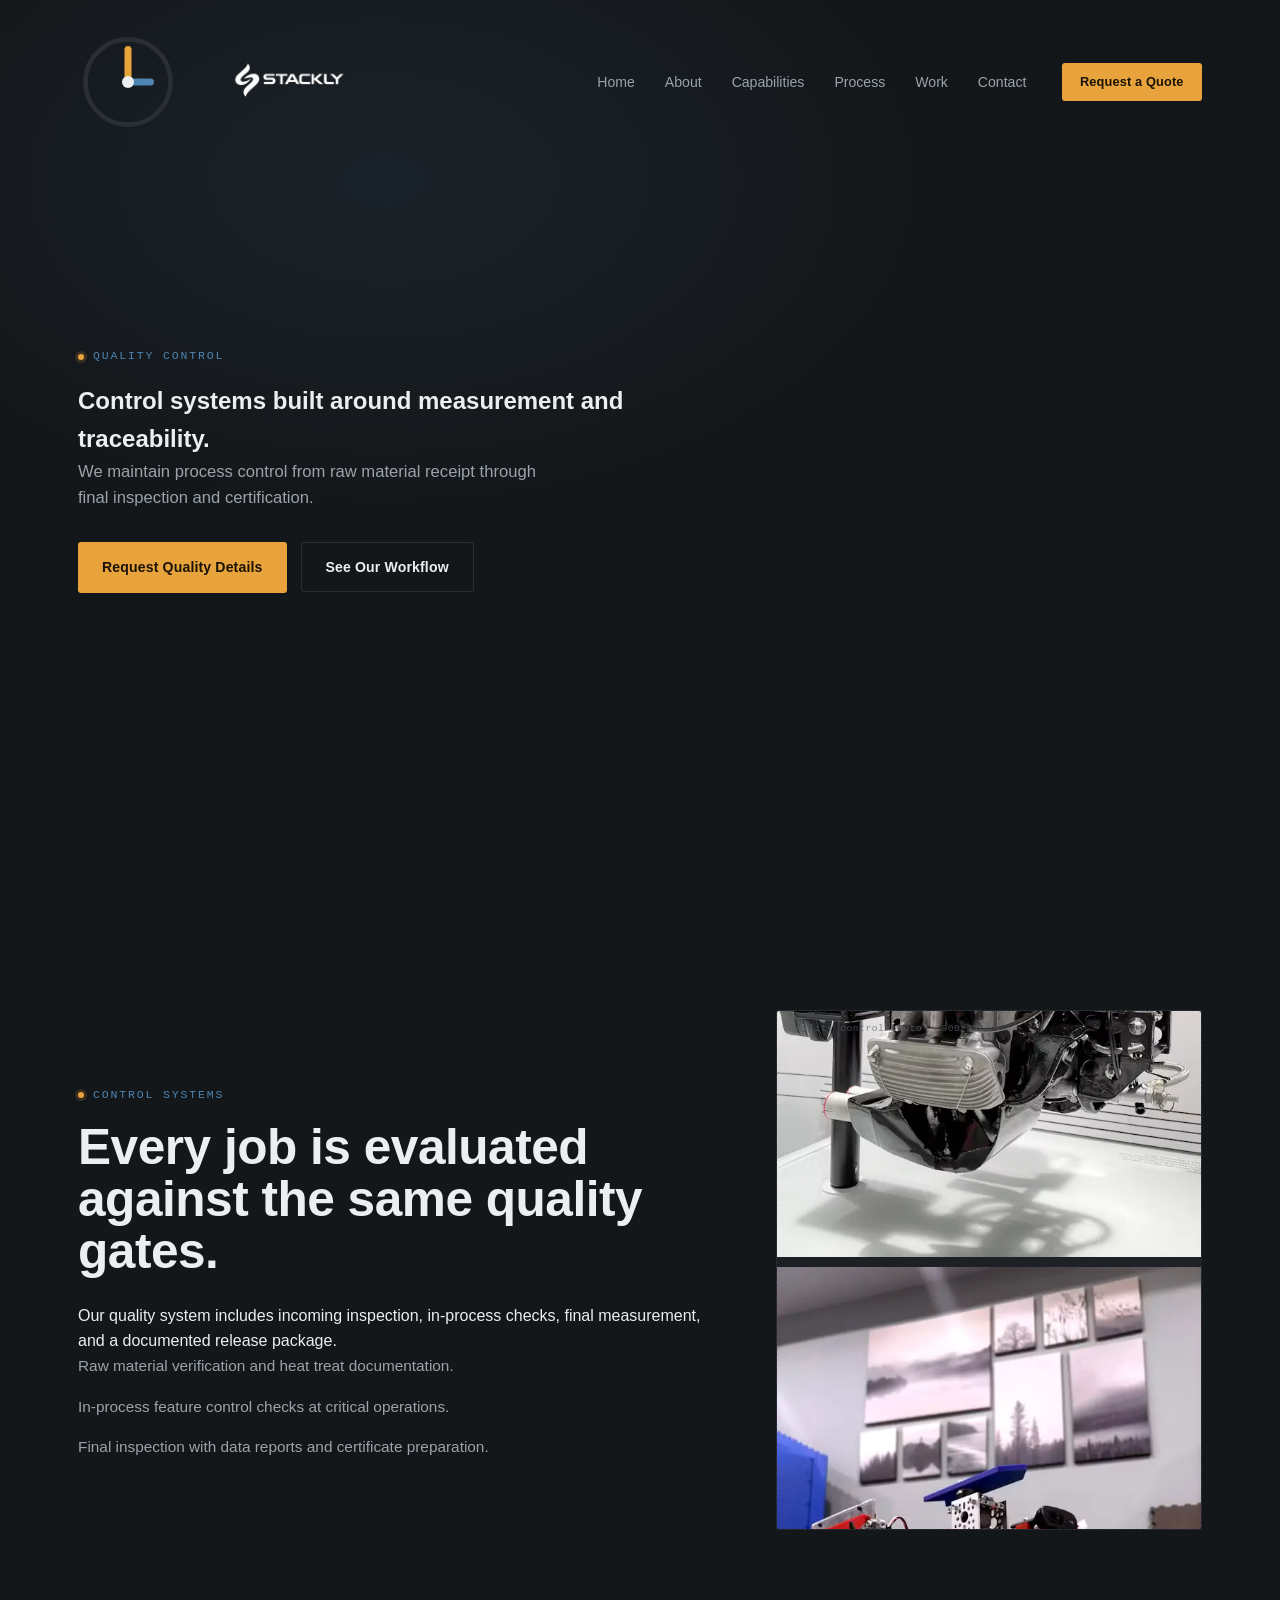
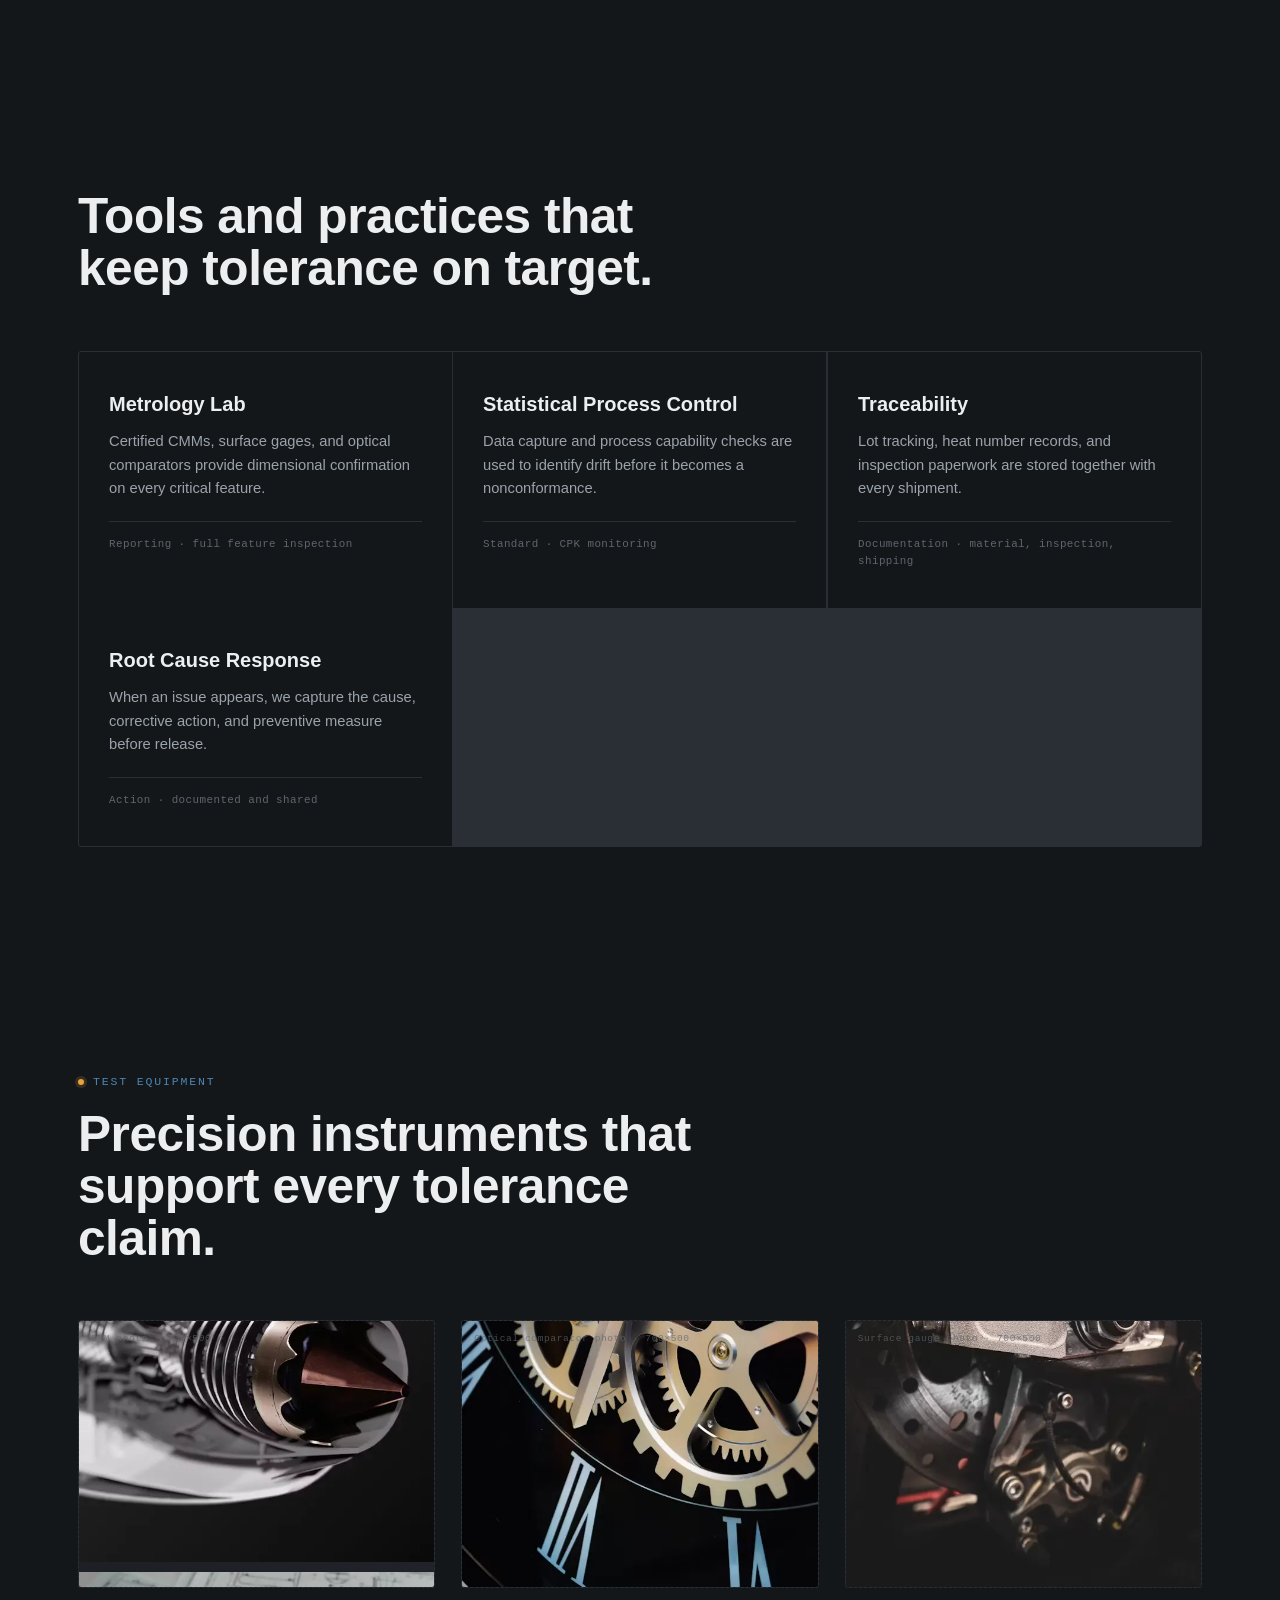
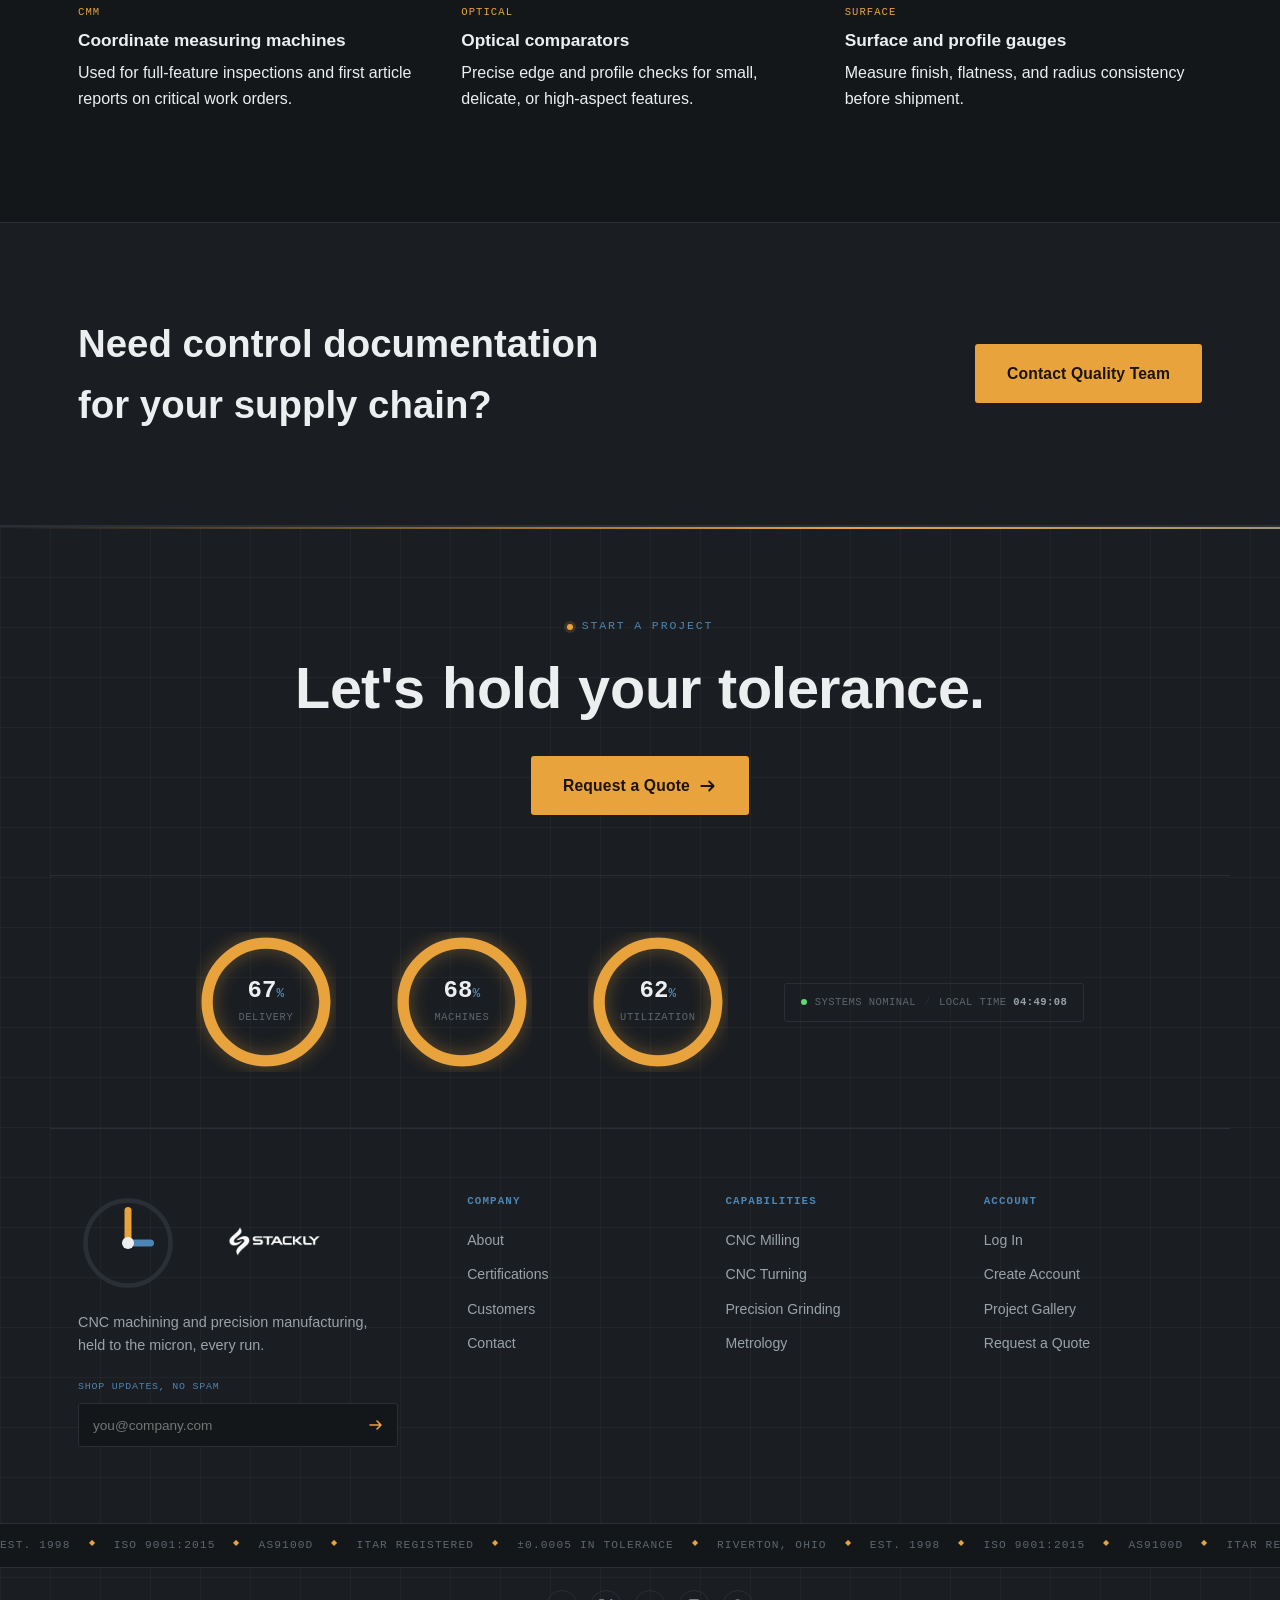
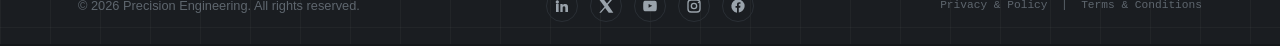
<file: control.html>
<!DOCTYPE html>
<html lang="en">
<head>
  <meta charset="UTF-8">
  <meta name="viewport" content="width=device-width, initial-scale=1.0">
  <title>Control — Precision Engineering</title>
  <meta name="description" content="Precision Engineering control page describing quality systems, metrology, process control, and traceability." />
  <link rel="stylesheet" href="style.css">
</head>
<body>
  <header class="site-header" id="siteHeader">
    <div class="container site-header__inner">
      <a href="index.html" class="logo">
        <span class="logo__mark" aria-hidden="true">
          <svg viewBox="0 0 40 40" width="44" height="44">
            <circle cx="20" cy="20" r="17" class="logo__mark-ring"/>
            <line x1="20" y1="20" x2="20" y2="7" class="logo__mark-tick"/>
            <line x1="20" y1="20" x2="29" y2="20" class="logo__mark-tick logo__mark-tick--minor"/>
            <circle cx="20" cy="20" r="2.4" class="logo__mark-hub"/>
          </svg>
        </span>
        <img src="logo (1).webp" alt="Precision Engineering" class="logo__img">
      </a>

      <nav class="main-nav" id="mainNav">
        <a href="index.html" class="main-nav__link"><span>Home</span></a>
        <a href="about.html" class="main-nav__link"><span>About</span></a>
        <a href="capabilities.html" class="main-nav__link"><span>Capabilities</span></a>
        <a href="process.html" class="main-nav__link"><span>Process</span></a>
        <a href="work.html" class="main-nav__link"><span>Work</span></a>
        <a href="contact.html" class="main-nav__link"><span>Contact</span></a>
      </nav>

      <a href="login.html" class="btn btn--small btn--primary magnetic" data-magnetic>
        <span>Request a Quote</span>
      </a>

      <button class="nav-toggle" id="navToggle" aria-label="Toggle navigation menu" aria-expanded="false">
        <span></span><span></span><span></span>
      </button>
    </div>
  </header>

  <div class="mobile-nav" id="mobileNav">
    <nav class="mobile-nav__links">
      <a href="index.html">Home</a>
      <a href="about.html">About</a>
      <a href="capabilities.html">Capabilities</a>
      <a href="process.html">Process</a>
      <a href="work.html">Work</a>
      <a href="contact.html">Contact</a>
    </nav>
    <a href="contact.html" class="btn btn--primary btn--block">Request a Quote</a>
  </div>

  <main>
    <section class="hero hero--page" id="controlHero">
      <div class="container hero__inner">
        <div class="hero__copy">
          <p class="eyebrow reveal-up"><span class="eyebrow__dot"></span>QUALITY CONTROL</p>
          <h1 class="h1 reveal-up">Control systems built around measurement and traceability.</h1>
          <p class="hero__sub reveal-up" style="--delay:0.2s">
            We maintain process control from raw material receipt through final inspection and certification.
          </p>
          <div class="hero__actions reveal-up" style="--delay:0.4s">
            <a href="404error.html" class="btn btn--primary magnetic" data-magnetic>
              <span>Request Quality Details</span>
            </a>
            <a href="404error.html" class="btn btn--ghost">
              <span>See Our Workflow</span>
            </a>
          </div>
        </div>
      </div>
    </section>

    <section class="why" id="controlSystems">
      <div class="container why__inner">
        <div class="why__copy">
          <p class="eyebrow reveal-up"><span class="eyebrow__dot"></span>CONTROL SYSTEMS</p>
          <h2 class="h2 reveal-up">Every job is evaluated against the same quality gates.</h2>
          <p class="reveal-up" style="--delay:0.1s">
            Our quality system includes incoming inspection, in-process checks, final measurement, and a documented release package.
          </p>
          <ul class="check-list">
            <li class="check-list__item reveal-up" style="--delay:0.15s">Raw material verification and heat treat documentation.</li>
            <li class="check-list__item reveal-up" style="--delay:0.2s">In-process feature control checks at critical operations.</li>
            <li class="check-list__item reveal-up" style="--delay:0.25s">Final inspection with data reports and certificate preparation.</li>
          </ul>
        </div>

        <div class="about__media reveal-up" style="--delay:0.3s">
          <div class="img-placeholder img-placeholder--tall has-image" data-label="Quality control photo · 900×1100"><img src="webp11.webp" alt="Precision manufacturing image" />
            <span class="img-placeholder__text has-image"><img src="webp12.webp" alt="Precision manufacturing image" />Add quality control image</span>
          </div>
        </div>
      </div>
    </section>

    <section class="capabilities" id="controlDetails">
      <div class="container">
        <div class="section-head">
          <p class="eyebrow reveal-up"><span class="eyebrow__dot"></span>CONTROL FOCUS</p>
          <h2 class="h2 reveal-up">Tools and practices that keep tolerance on target.</h2>
        </div>

        <div class="cap-grid">
          <article class="cap-card tilt-card reveal-up">
            <h3 class="cap-card__title">Metrology Lab</h3>
            <p class="cap-card__text">Certified CMMs, surface gages, and optical comparators provide dimensional confirmation on every critical feature.</p>
            <span class="cap-card__spec">Reporting &middot; full feature inspection</span>
          </article>
          <article class="cap-card tilt-card reveal-up" style="--delay:0.05s">
            <h3 class="cap-card__title">Statistical Process Control</h3>
            <p class="cap-card__text">Data capture and process capability checks are used to identify drift before it becomes a nonconformance.</p>
            <span class="cap-card__spec">Standard &middot; CPK monitoring</span>
          </article>
          <article class="cap-card tilt-card reveal-up" style="--delay:0.1s">
            <h3 class="cap-card__title">Traceability</h3>
            <p class="cap-card__text">Lot tracking, heat number records, and inspection paperwork are stored together with every shipment.</p>
            <span class="cap-card__spec">Documentation &middot; material, inspection, shipping</span>
          </article>
          <article class="cap-card tilt-card reveal-up" style="--delay:0.15s">
            <h3 class="cap-card__title">Root Cause Response</h3>
            <p class="cap-card__text">When an issue appears, we capture the cause, corrective action, and preventive measure before release.</p>
            <span class="cap-card__spec">Action &middot; documented and shared</span>
          </article>
        </div>
      </div>
    </section>

    <section class="work" id="controlEquipment">
      <div class="container">
        <div class="section-head">
          <p class="eyebrow reveal-up"><span class="eyebrow__dot"></span>TEST EQUIPMENT</p>
          <h2 class="h2 reveal-up">Precision instruments that support every tolerance claim.</h2>
        </div>

        <div class="work-grid">
          <article class="work-card reveal-up">
            <div class="img-placeholder img-placeholder--work has-image" data-label="CMM photo · 700×500"><img src="webp7.webp" alt="Project image" />
              <span class="img-placeholder__text has-image"><img src="webp3.webp" alt="Precision manufacturing image" />Add CMM image</span>
            </div>
            <div class="work-card__caption">
              <span class="work-card__tag">CMM</span>
              <h3 class="work-card__title">Coordinate measuring machines</h3>
              <p class="work-card__text">Used for full-feature inspections and first article reports on critical work orders.</p>
            </div>
          </article>
          <article class="work-card reveal-up" style="--delay:0.05s">
            <div class="img-placeholder img-placeholder--work has-image" data-label="Optical comparator photo · 700×500"><img src="webp8.webp" alt="Project image" />
              <span class="img-placeholder__text has-image"><img src="webp3.webp" alt="Precision manufacturing image" />Add comparator image</span>
            </div>
            <div class="work-card__caption">
              <span class="work-card__tag">OPTICAL</span>
              <h3 class="work-card__title">Optical comparators</h3>
              <p class="work-card__text">Precise edge and profile checks for small, delicate, or high-aspect features.</p>
            </div>
          </article>
          <article class="work-card reveal-up" style="--delay:0.1s">
            <div class="img-placeholder img-placeholder--work has-image" data-label="Surface gauge photo · 700×500"><img src="webp9.webp" alt="Project image" />
              <span class="img-placeholder__text has-image"><img src="webp3.webp" alt="Precision manufacturing image" />Add gauge image</span>
            </div>
            <div class="work-card__caption">
              <span class="work-card__tag">SURFACE</span>
              <h3 class="work-card__title">Surface and profile gauges</h3>
              <p class="work-card__text">Measure finish, flatness, and radius consistency before shipment.</p>
            </div>
          </article>
        </div>
      </div>
    </section>

    <section class="cta-banner">
      <div class="container cta-banner__inner">
        <h2 class="cta-banner__heading reveal-up">Need control documentation for your supply chain?</h2>
        <a href="contact.html" class="btn btn--primary btn--large magnetic" data-magnetic>
          <span>Contact Quality Team</span>
        </a>
      </div>
    </section>
  </main>

  <footer class="site-footer">
  <div class="site-footer__grid" aria-hidden="true"></div>
  <div class="site-footer__sweep" aria-hidden="true"></div>
  <div class="site-footer__beam" aria-hidden="true"></div>

  <!-- big CTA strip with letter-hover heading -->
  <div class="container footer-cta">
    <p class="eyebrow"><span class="eyebrow__dot"></span>START A PROJECT</p>
    <h2 class="footer-cta__heading split-chars" data-split>Let's hold your tolerance.</h2>
    <a href="404error.html" class="btn btn--primary btn--large magnetic footer-cta__btn" data-magnetic>
      <span>Request a Quote</span>
      <svg width="18" height="18" viewBox="0 0 16 16"><path d="M2 8h11M9 4l4 4-4 4" stroke="currentColor" stroke-width="1.6" fill="none" stroke-linecap="round" stroke-linejoin="round"/></svg>
    </a>
  </div>

  <!-- live "control panel" gauges -->
  <div class="container footer-panel">
    <div class="gauge" data-gauge="98">
      <svg viewBox="0 0 100 100" class="gauge__svg">
        <circle cx="50" cy="50" r="42" class="gauge__track"/>
        <circle cx="50" cy="50" r="42" class="gauge__fill" data-gauge-fill/>
      </svg>
      <div class="gauge__readout">
        <span class="gauge__value" data-gauge-value>0<small>%</small></span>
        <span class="gauge__label">Delivery</span>
      </div>
    </div>
    <div class="gauge" data-gauge="100">
      <svg viewBox="0 0 100 100" class="gauge__svg">
        <circle cx="50" cy="50" r="42" class="gauge__track"/>
        <circle cx="50" cy="50" r="42" class="gauge__fill" data-gauge-fill/>
      </svg>
      <div class="gauge__readout">
        <span class="gauge__value" data-gauge-value>0<small>%</small></span>
        <span class="gauge__label">Machines </span>
      </div>
    </div>
    <div class="gauge" data-gauge="92">
      <svg viewBox="0 0 100 100" class="gauge__svg">
        <circle cx="50" cy="50" r="42" class="gauge__track"/>
        <circle cx="50" cy="50" r="42" class="gauge__fill" data-gauge-fill/>
      </svg>
      <div class="gauge__readout">
        <span class="gauge__value" data-gauge-value>0<small>%</small></span>
        <span class="gauge__label">Utilization</span>
      </div>
    </div>

    <div class="footer-status" id="footerStatus">
      <span class="footer-status__dot"></span>
      <span>SYSTEMS NOMINAL</span>
      <span class="footer-status__sep">/</span>
      <span>LOCAL TIME <strong id="footerClock">00:00:00</strong></span>
    </div>
  </div>

  <div class="container site-footer__top">
    <div class="footer-brand">
      <a href="index.html" class="logo logo--footer">
        <span class="logo__mark" aria-hidden="true">
          <svg viewBox="0 0 40 40" width="34" height="34">
            <circle cx="20" cy="20" r="17" class="logo__mark-ring"/>
            <line x1="20" y1="20" x2="20" y2="7" class="logo__mark-tick"/>
            <line x1="20" y1="20" x2="29" y2="20" class="logo__mark-tick logo__mark-tick--minor"/>
            <circle cx="20" cy="20" r="2.4" class="logo__mark-hub"/>
          </svg>
        </span>
        <img src="logo (1).webp" alt="Precision Engineering" class="logo__img">
      </a>
      <p class="footer-brand__tagline">CNC machining and precision manufacturing,<br>held to the micron, every run.</p>

      <form class="footer-newsletter" id="footerNewsletter">
        <label for="footerEmail" class="footer-newsletter__label">Shop updates, no spam</label>
        <div class="footer-newsletter__field">
          <input type="email" id="footerEmail" placeholder="you@company.com" required
            pattern="^[a-zA-Z0-9._%+-]+@[a-zA-Z0-9.-]+\.[a-zA-Z]{2,}$"
            title="Please enter a valid email address, like name@example.com">
          <button type="submit" aria-label="Subscribe">
            <svg width="16" height="16" viewBox="0 0 16 16"><path d="M2 8h11M9 4l4 4-4 4" stroke="currentColor" stroke-width="1.6" fill="none" stroke-linecap="round" stroke-linejoin="round"/></svg>
          </button>
        </div>
        <p class="footer-newsletter__confirm" id="footerNewsletterConfirm"></p>
      </form>
    </div>

    <nav class="footer-col">
      <h4 class="footer-col__title">Company</h4>
      <a href="about.html">About</a>
      <a href="index.html#why">Certifications</a>
      <a href="index.html#testimonials">Customers</a>
      <a href="contact.html">Contact</a>
    </nav>

    <nav class="footer-col">
      <h4 class="footer-col__title">Capabilities</h4>
      <a href="404error.html">CNC Milling</a>
      <a href="404error.html">CNC Turning</a>
      <a href="404error.html">Precision Grinding</a>
      <a href="404error.html">Metrology</a>
    </nav>

    <nav class="footer-col">
      <h4 class="footer-col__title">Account</h4>
      <a href="404error.html">Log In</a>
      <a href="404error.html">Create Account</a>
      <a href="404error.html">Project Gallery</a>
      <a href="404error.html">Request a Quote</a>
    </nav>
  </div>

  <!-- scrolling spec ticker -->
  <div class="footer-ticker">
    <div class="footer-ticker__track">
      <span>EST. 1998</span><span class="footer-ticker__sep">&#9670;</span>
      <span>ISO 9001:2015</span><span class="footer-ticker__sep">&#9670;</span>
      <span>AS9100D</span><span class="footer-ticker__sep">&#9670;</span>
      <span>ITAR REGISTERED</span><span class="footer-ticker__sep">&#9670;</span>
      <span>&plusmn;0.0005 IN TOLERANCE</span><span class="footer-ticker__sep">&#9670;</span>
      <span>RIVERTON, OHIO</span><span class="footer-ticker__sep">&#9670;</span>
      <span>EST. 1998</span><span class="footer-ticker__sep">&#9670;</span>
      <span>ISO 9001:2015</span><span class="footer-ticker__sep">&#9670;</span>
      <span>AS9100D</span><span class="footer-ticker__sep">&#9670;</span>
      <span>ITAR REGISTERED</span><span class="footer-ticker__sep">&#9670;</span>
      <span>&plusmn;0.0005 IN TOLERANCE</span><span class="footer-ticker__sep">&#9670;</span>
      <span>RIVERTON, OHIO</span><span class="footer-ticker__sep">&#9670;</span>
    </div>
  </div>

  <div class="container site-footer__bottom">
    <p>&copy; <span id="footerYear">2026</span> Precision Engineering. All rights reserved.</p>
    <div class="footer-socials">
      <a href="404error.html" aria-label="LinkedIn" class="footer-social"><svg width="16" height="16" viewBox="0 0 24 24"><path fill="currentColor" d="M4.98 3.5a2.5 2.5 0 1 1 0 5 2.5 2.5 0 0 1 0-5zM3 9h4v12H3V9zm6.5 0H13v1.8h.06c.6-1.1 2-1.8 3.7-1.8 3.6 0 4.24 2 4.24 5.5V21H17v-5.6c0-1.3 0-3-1.9-3s-2.1 1.4-2.1 2.9V21H9.5V9z"/></svg></a>
      <a href="404error.html" aria-label="X / Twitter" class="footer-social"><svg width="16" height="16" viewBox="0 0 24 24"><path fill="currentColor" d="M18.9 2H22l-7.3 8.3L23 22h-6.9l-5.4-7-6.2 7H2l7.8-8.9L1.5 2h7l4.9 6.4L18.9 2z"/></svg></a>
      <a href="404error.html" aria-label="YouTube" class="footer-social"><svg width="16" height="16" viewBox="0 0 24 24"><path fill="currentColor" d="M22 7.2s-.2-1.6-.8-2.2c-.8-.8-1.7-.8-2.1-.9C16 4 12 4 12 4s-4 0-7.1.1c-.4 0-1.3.1-2.1.9C2.2 5.6 2 7.2 2 7.2S1.8 9 1.8 10.9v2.2c0 1.9.2 3.7.2 3.7s.2 1.6.8 2.2c.8.8 1.9.8 2.3.9C6.5 20 12 20 12 20s4 0 7.1-.1c.4 0 1.3-.1 2.1-.9.6-.6.8-2.2.8-2.2s.2-1.8.2-3.7v-2.2c0-1.9-.2-3.7-.2-3.7zM9.9 14.6V8.9l5.4 2.9-5.4 2.8z"/></svg></a>
      <a href="404error.html" aria-label="Instagram" class="footer-social"><svg width="16" height="16" viewBox="0 0 24 24"><path fill="currentColor" d="M7.5 2h9A5.5 5.5 0 0 1 22 7.5v9A5.5 5.5 0 0 1 16.5 22h-9A5.5 5.5 0 0 1 2 16.5v-9A5.5 5.5 0 0 1 7.5 2zm0 2A3.5 3.5 0 0 0 4 7.5v9A3.5 3.5 0 0 0 7.5 20h9a3.5 3.5 0 0 0 3.5-3.5v-9A3.5 3.5 0 0 0 16.5 4h-9zm11.25 1.5a1.125 1.125 0 1 1 0 2.25 1.125 1.125 0 0 1 0-2.25zM12 7a5 5 0 1 1 0 10 5 5 0 0 1 0-10zm0 2a3 3 0 1 0 0 6 3 3 0 0 0 0-6z"/></svg></a>
      <a href="404error.html" aria-label="Facebook" class="footer-social"><svg width="16" height="16" viewBox="0 0 24 24"><path fill="currentColor" d="M22 12a10 10 0 1 0-11.5 9.95V14.7h-2.2v-2.7h2.2V9.8c0-2.18 1.3-3.4 3.3-3.4.95 0 1.95.17 1.95.17v2.15h-1.1c-1.1 0-1.45.69-1.45 1.4v1.68h2.5l-.4 2.7h-2.1v7.26A10 10 0 0 0 22 12Z"/></svg></a>
    </div>
    <div class="footer-policy"><a href="404error.html">Privacy &amp; Policy</a> &nbsp;|&nbsp; <a href="404error.html">Terms &amp; Conditions</a></div>
  </div>
</footer>

  <script src="script.js"></script>
</body>
</html>
</file>
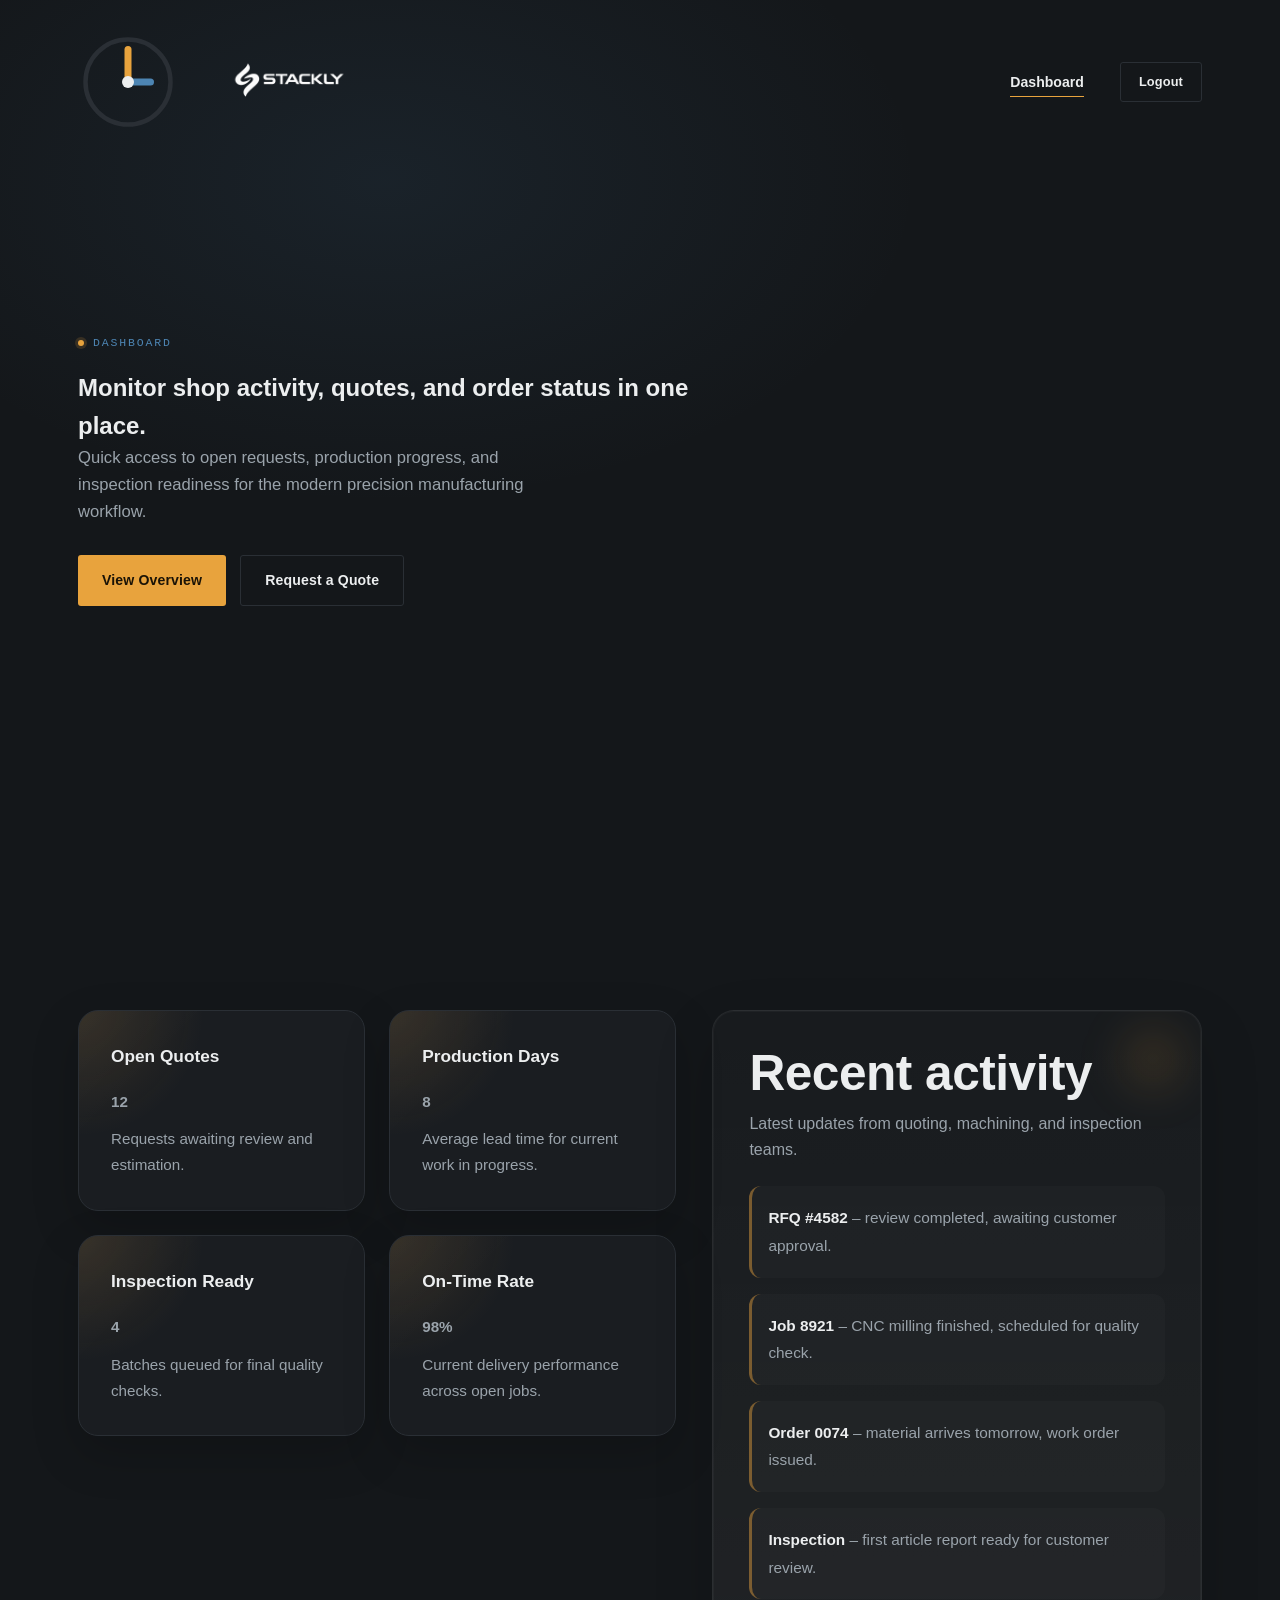
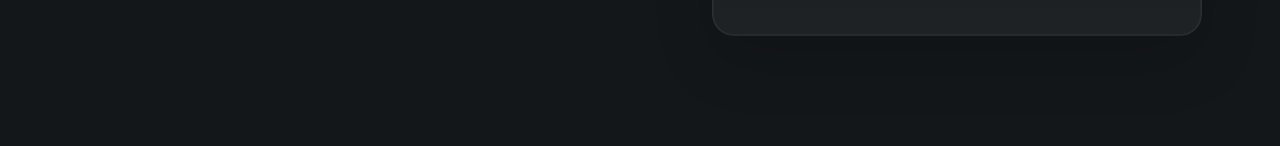
<file: dashboard.html>
<!DOCTYPE html>
<html lang="en">
<head>
  <meta charset="UTF-8">
  <meta name="viewport" content="width=device-width, initial-scale=1.0">
  <title>Dashboard — Precision Engineering</title>
  <meta name="description" content="Precision Engineering dashboard for project status, metrics, and quick actions." />
  <link rel="stylesheet" href="style.css">
</head>
<body>
  <header class="site-header" id="siteHeader">
    <div class="container site-header__inner">
      <a href="index.html" class="logo">
        <span class="logo__mark" aria-hidden="true">
          <svg viewBox="0 0 40 40" width="44" height="44">
            <circle cx="20" cy="20" r="17" class="logo__mark-ring"/>
            <line x1="20" y1="20" x2="20" y2="7" class="logo__mark-tick"/>
            <line x1="20" y1="20" x2="29" y2="20" class="logo__mark-tick logo__mark-tick--minor"/>
            <circle cx="20" cy="20" r="2.4" class="logo__mark-hub"/>
          </svg>
        </span>
        <img src="logo (1).webp" alt="Precision Engineering" class="logo__img">
      </a>

      <nav class="main-nav" id="mainNav">
        <a href="dashboard.html" class="main-nav__link active"><span>Dashboard</span></a>
      </nav>

      <a href="login.html" class="btn btn--small btn--ghost" id="logoutBtn">
        <span>Logout</span>
      </a>

      <button class="nav-toggle" id="navToggle" aria-label="Toggle navigation menu" aria-expanded="false">
        <span></span><span></span><span></span>
      </button>
    </div>
  </header>

  <div class="mobile-nav" id="mobileNav">
    <nav class="mobile-nav__links">
      <a href="dashboard.html">Dashboard</a>
      <a href="logout.html">Logout</a>
    </nav>
    <a href="logout.html" class="btn btn--primary btn--block">Logout</a>
  </div>

  <main>
    <section class="hero hero--page" id="dashboardHero">
      <div class="container hero__inner">
        <div class="hero__copy">
          <p class="eyebrow reveal-up"><span class="eyebrow__dot"></span>DASHBOARD</p>
          <h1 class="h1 reveal-up">Monitor shop activity, quotes, and order status in one place.</h1>
          <p class="hero__sub reveal-up" style="--delay:0.2s">
            Quick access to open requests, production progress, and inspection readiness for the modern precision manufacturing workflow.
          </p>
          <div class="hero__actions reveal-up" style="--delay:0.4s">
            <a href="404error.html" class="btn btn--primary magnetic" data-magnetic>
              <span>View Overview</span>
            </a>
            <a href="404error.html" class="btn btn--ghost">
              <span>Request a Quote</span>
            </a>
          </div>
        </div>
      </div>
    </section>

    <section class="dashboard" id="overview">
      <div class="container dashboard__inner">
        <div class="dashboard-grid reveal-up" style="--delay:0.1s">
          <div class="dashboard-card">
            <h3>Open Quotes</h3>
            <p class="dashboard-value">12</p>
            <p>Requests awaiting review and estimation.</p>
          </div>
          <div class="dashboard-card">
            <h3>Production Days</h3>
            <p class="dashboard-value">8</p>
            <p>Average lead time for current work in progress.</p>
          </div>
          <div class="dashboard-card">
            <h3>Inspection Ready</h3>
            <p class="dashboard-value">4</p>
            <p>Batches queued for final quality checks.</p>
          </div>
          <div class="dashboard-card">
            <h3>On-Time Rate</h3>
            <p class="dashboard-value">98%</p>
            <p>Current delivery performance across open jobs.</p>
          </div>
        </div>

        <div class="dashboard-panel reveal-up" style="--delay:0.2s">
          <div class="dashboard-panel__header">
            <h2 class="h2">Recent activity</h2>
            <p>Latest updates from quoting, machining, and inspection teams.</p>
          </div>
          <ul class="dashboard-list">
            <li><strong>RFQ #4582</strong> – review completed, awaiting customer approval.</li>
            <li><strong>Job 8921</strong> – CNC milling finished, scheduled for quality check.</li>
            <li><strong>Order 0074</strong> – material arrives tomorrow, work order issued.</li>
            <li><strong>Inspection</strong> – first article report ready for customer review.</li>
          </ul>
        </div>
      </div>
    </section>
  </main>

  

  <script src="script.js"></script>
</body>
</html>
</file>
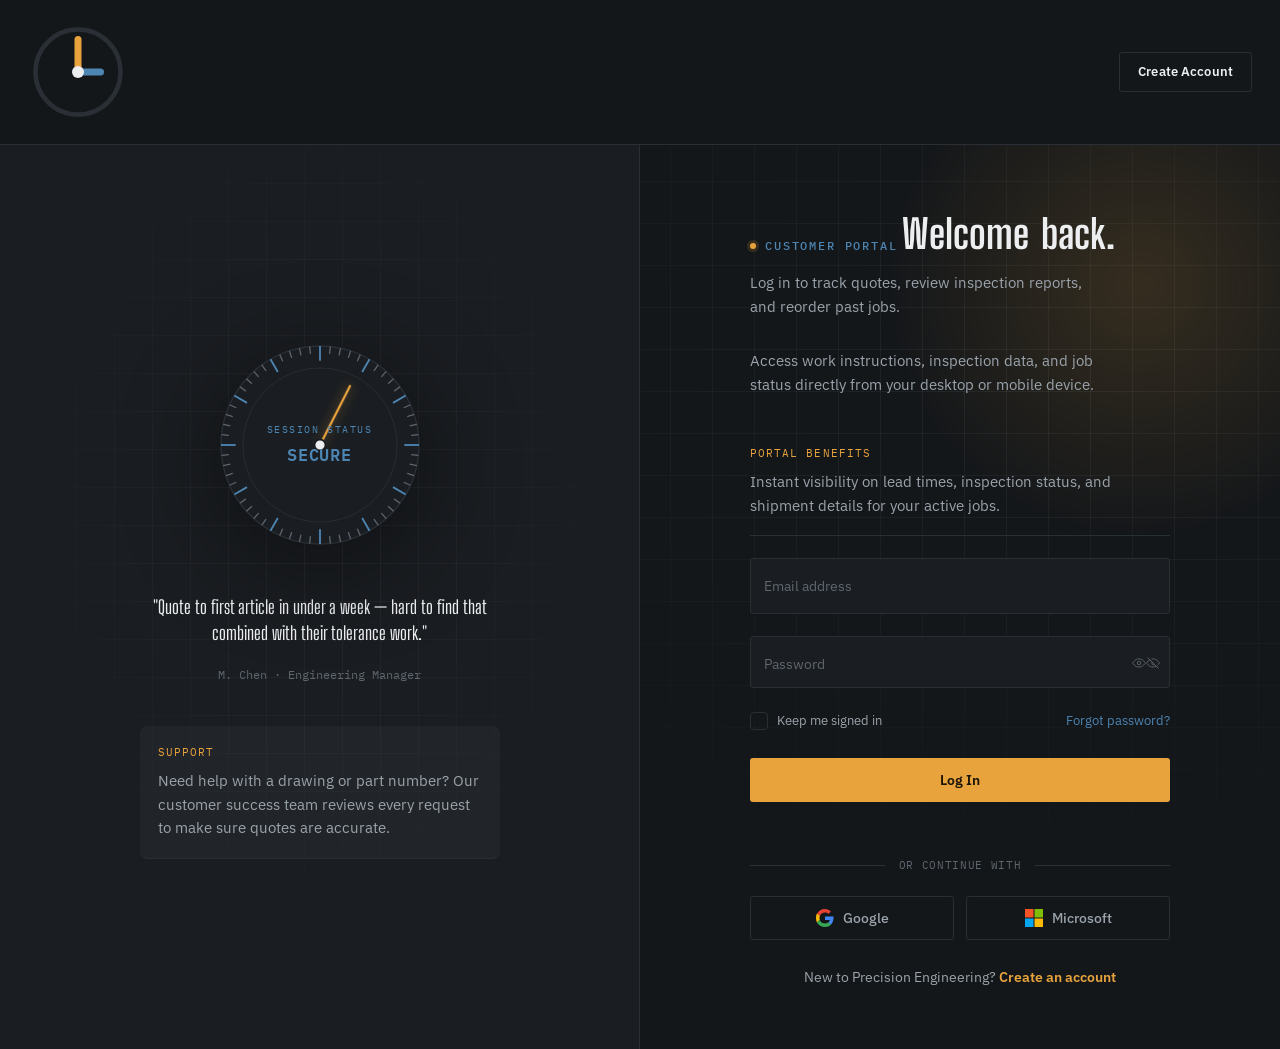
<file: login.html>
<!DOCTYPE html>
<html lang="en">
<head>
<meta charset="UTF-8">
<meta name="viewport" content="width=device-width, initial-scale=1.0">
<title>Log In — Precision Engineering</title>
<meta name="description" content="Log in to your Precision Engineering account to track quotes, orders, and inspection reports.">

<link rel="preconnect" href="https://fonts.googleapis.com">
<link rel="preconnect" href="https://fonts.gstatic.com" crossorigin>
<link href="https://fonts.googleapis.com/css2?family=Big+Shoulders+Display:wght@500;700;900&family=IBM+Plex+Mono:wght@400;500;600&family=IBM+Plex+Sans:wght@400;500;600;700&display=swap" rel="stylesheet">

<link rel="stylesheet" href="style.css">
</head>
<body class="auth-body">

<div class="cursor-ring" id="cursorRing"></div>
<div class="cursor-dot" id="cursorDot"></div>

<header class="auth-header">
  <a href="index.html" class="logo">
    <span class="logo__mark" aria-hidden="true">
      <svg viewBox="0 0 40 40" width="32" height="32">
        <circle cx="20" cy="20" r="17" class="logo__mark-ring"/>
        <line x1="20" y1="20" x2="20" y2="7" class="logo__mark-tick"/>
        <line x1="20" y1="20" x2="29" y2="20" class="logo__mark-tick logo__mark-tick--minor"/>
        <circle cx="20" cy="20" r="2.4" class="logo__mark-hub"/>
      </svg>
    </span>
    <span class="logo__text">PRECISION<span class="logo__text-sub">ENGINEERING</span></span>
  </a>
  <a href="signup.html" class="btn btn--ghost btn--small">
    <span>Create Account</span>
  </a>
</header>

<main class="auth">
  <div class="auth__grid" aria-hidden="true"></div>
  <div class="auth__glow" aria-hidden="true"></div>

  <div class="auth__panel auth__panel--form">
    <div class="auth__card reveal-up in-view">
      <p class="eyebrow"><span class="eyebrow__dot"></span>CUSTOMER PORTAL</p>
      <h1 class="auth__title split-chars" data-split>Welcome back.</h1>
      <p class="auth__sub">Log in to track quotes, review inspection reports, and reorder past jobs.</p>
      <p class="auth__sub" style="margin-top: 12px; color: var(--ink-dim);">Access work instructions, inspection data, and job status directly from your desktop or mobile device.</p>

      <div class="info-block" style="margin-bottom: 22px;">
        <span class="info-block__label">PORTAL BENEFITS</span>
        <p>Instant visibility on lead times, inspection status, and shipment details for your active jobs.</p>
      </div>

      <form class="form auth__form" id="loginForm" novalidate>
        <div class="form__field">
          <input type="email" id="logEmail" name="email" required placeholder=" " autocomplete="email"
            pattern="^[a-zA-Z0-9._%+-]+@[a-zA-Z0-9.-]+\.[a-zA-Z]{2,}$"
            title="Please enter a valid email address, like name@example.com">
          <label for="logEmail">Email address</label>
          <span class="form__field-line"></span>
        </div>

        <div class="form__field form__field--password">
          <input type="password" id="logPassword" name="password" required placeholder=" " autocomplete="current-password" minlength="8">
          <label for="logPassword">Password</label>
          <span class="form__field-line"></span>
          <button type="button" class="pw-toggle" id="logPwToggle" aria-label="Show password">
            <svg class="pw-toggle__eye" width="18" height="18" viewBox="0 0 24 24"><path d="M1 12s4-7 11-7 11 7 11 7-4 7-11 7-11-7-11-7z" fill="none" stroke="currentColor" stroke-width="1.6" stroke-linejoin="round"/><circle cx="12" cy="12" r="3" fill="none" stroke="currentColor" stroke-width="1.6"/></svg>
            <svg class="pw-toggle__eye-off" width="18" height="18" viewBox="0 0 24 24" hidden><path d="M3 3l18 18M10.6 10.6a3 3 0 0 0 4.2 4.2M9.9 5.1A11 11 0 0 1 12 5c7 0 11 7 11 7a13.4 13.4 0 0 1-3.1 3.8M6.6 6.6A13.6 13.6 0 0 0 1 12s4 7 11 7a10.6 10.6 0 0 0 4.4-.9" fill="none" stroke="currentColor" stroke-width="1.6" stroke-linecap="round" stroke-linejoin="round"/></svg>
          </button>
        </div>

        <div class="auth__row">
          <label class="checkbox">
            <input type="checkbox" id="logRemember">
            <span class="checkbox__box"><svg viewBox="0 0 16 16" width="11" height="11"><path d="M2 8.5l4 4 8-9" fill="none" stroke="currentColor" stroke-width="2.2" stroke-linecap="round" stroke-linejoin="round"/></svg></span>
            Keep me signed in
          </label>
          <a href="404error.html" class="auth__link">Forgot password?</a>
        </div>

        <button type="submit" class="btn btn--primary btn--block auth__submit" id="loginSubmit">
          <span id="loginSubmitText">Log In</span>
          <span class="auth__spinner" aria-hidden="true"></span>
        </button>

        <p class="form__confirm" id="loginConfirm" role="status"></p>
      </form>

      <div class="auth__divider"><span>or continue with</span></div>

      <div class="auth__oauth">
        <button type="button" class="oauth-btn" aria-label="Continue with Google">
          <svg width="18" height="18" viewBox="0 0 18 18"><path fill="#EA4335" d="M9 3.6c1.3 0 2.5.46 3.4 1.34l2.5-2.5C13.4.93 11.3 0 9 0 5.5 0 2.4 2 0.9 4.9l2.9 2.3C4.5 5 6.6 3.6 9 3.6z"/><path fill="#4285F4" d="M17.6 9.2c0-.6-.06-1.2-.16-1.8H9v3.5h4.8c-.2 1.1-.86 2.1-1.8 2.7l2.8 2.2c1.6-1.5 2.6-3.8 2.6-6.6z"/><path fill="#FBBC05" d="M3.8 10.7c-.2-.6-.3-1.2-.3-1.9 0-.66.1-1.3.3-1.9L0.9 4.6C.3 5.9 0 7.4 0 9s.3 3.1.9 4.4l2.9-2.7z"/><path fill="#34A853" d="M9 18c2.4 0 4.5-.8 6-2.2l-2.8-2.2c-.8.5-1.8.9-3.2.9-2.4 0-4.5-1.4-5.3-3.6L0.9 13.4C2.4 16 5.5 18 9 18z"/></svg>
          <a href="404error.html"> <span>Google</span> </a>
        </button>
        <button type="button" class="oauth-btn" aria-label="Continue with Microsoft">
          <svg width="18" height="18" viewBox="0 0 18 18"><rect width="8.5" height="8.5" fill="#F35325"/><rect x="9.5" width="8.5" height="8.5" fill="#81BC06"/><rect y="9.5" width="8.5" height="8.5" fill="#05A6F0"/><rect x="9.5" y="9.5" width="8.5" height="8.5" fill="#FFBA08"/></svg>
           <a href="404error.html"> <span>Microsoft</span> </a>
        </button>
      </div>

      <p class="auth__switch">New to Precision Engineering? <a href="signup.html">Create an account</a></p>
    </div>
  </div>

  <div class="auth__panel auth__panel--visual">
    <div class="auth__visual-content">
      <div class="dial dial--auth" id="authDial">
        <svg viewBox="0 0 240 240" width="100%" height="100%" class="dial__svg">
          <circle cx="120" cy="120" r="108" class="dial__face"/>
          <g class="dial__ticks" id="authDialTicks"></g>
          <circle cx="120" cy="120" r="84" class="dial__inner-ring"/>
          <line x1="120" y1="120" x2="120" y2="48" class="dial__needle" id="authDialNeedle"/>
          <circle cx="120" cy="120" r="6" class="dial__hub"/>
        </svg>
        <div class="dial__readout">
          <span class="dial__readout-label">SESSION STATUS</span>
          <span class="dial__readout-value">SECURE</span>
        </div>
      </div>
      <blockquote class="auth__quote">
        <p>"Quote to first article in under a week — hard to find that combined with their tolerance work."</p>
        <cite>M. Chen &middot; Engineering Manager</cite>
      </blockquote>

      <div class="info-block" style="padding: 18px; border-radius: 8px; background: rgba(255,255,255,0.03);">
        <span class="info-block__label">SUPPORT</span>
        <p>Need help with a drawing or part number? Our customer success team reviews every request to make sure quotes are accurate.</p>
      </div>
    </div>
    <div class="auth__visual-grid" aria-hidden="true"></div>
  </div>
</main>

<script src="script.js"></script>
</body>
</html>
</file>
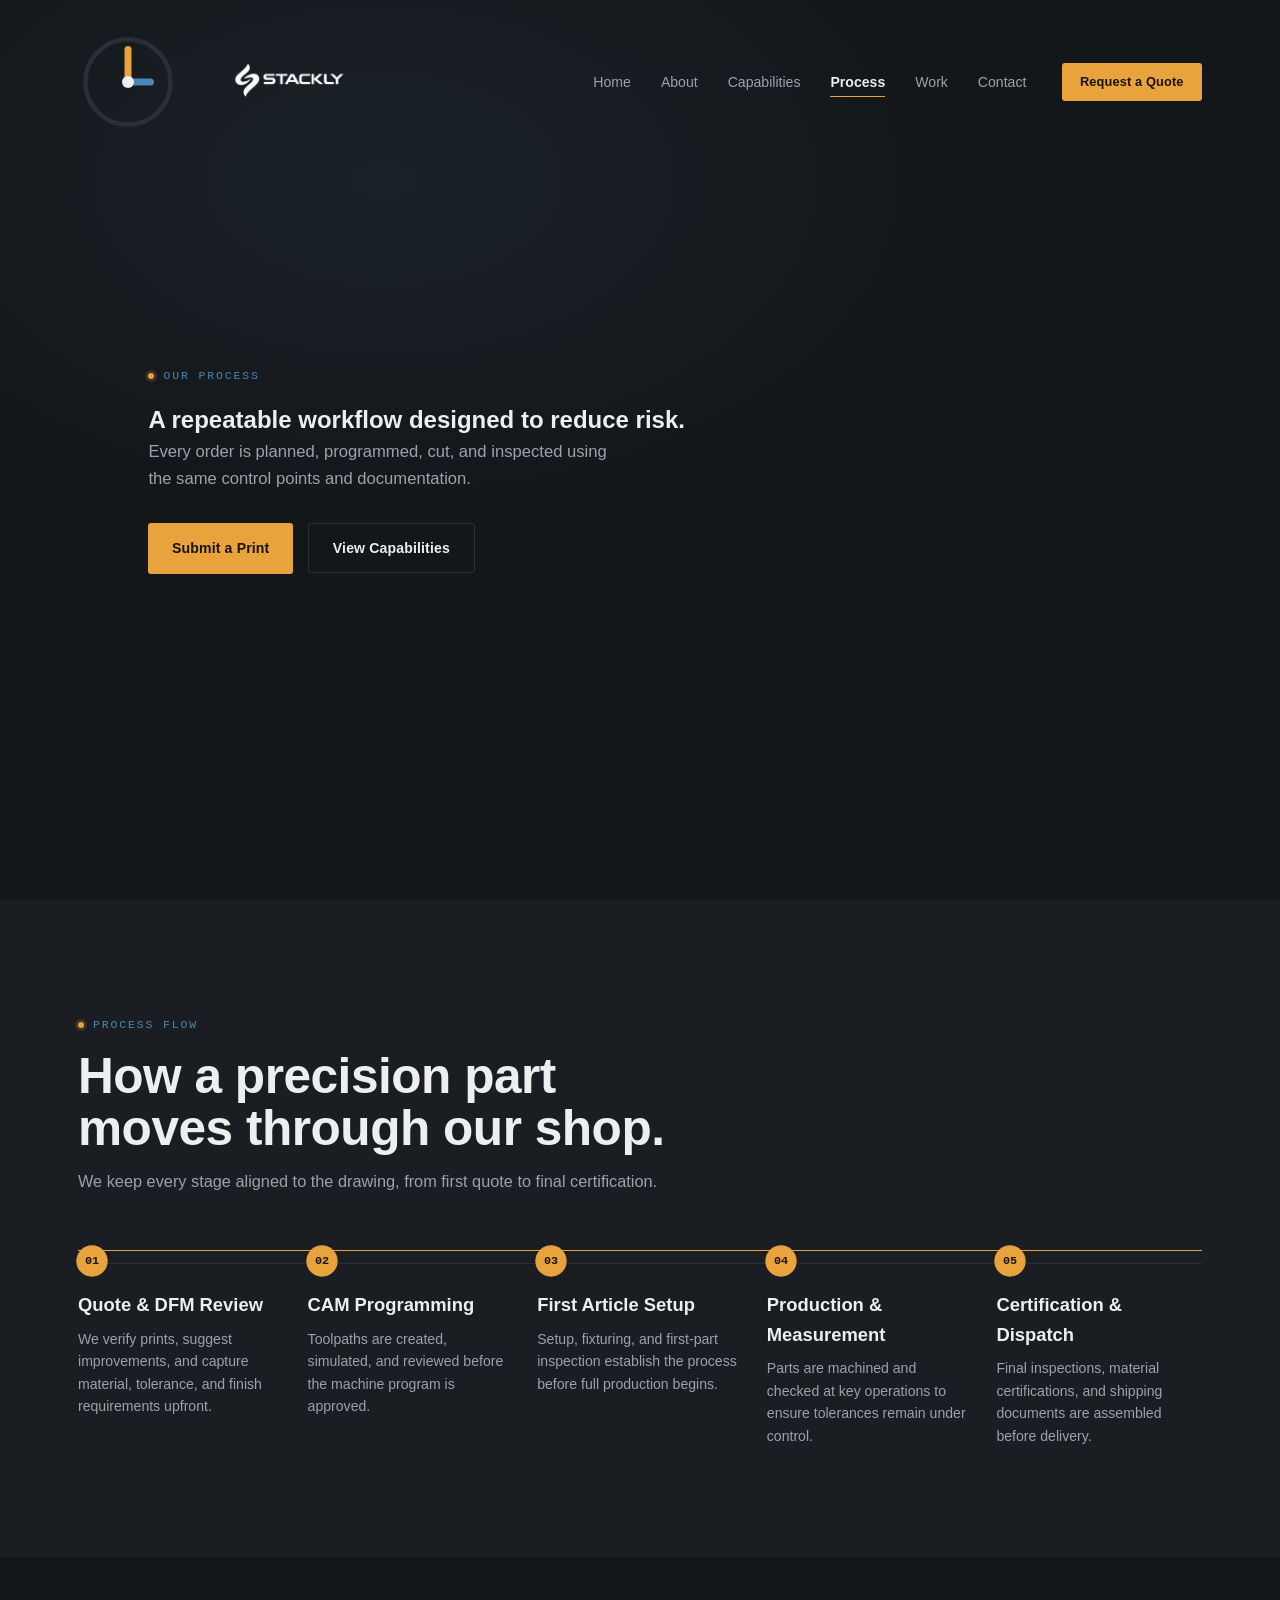
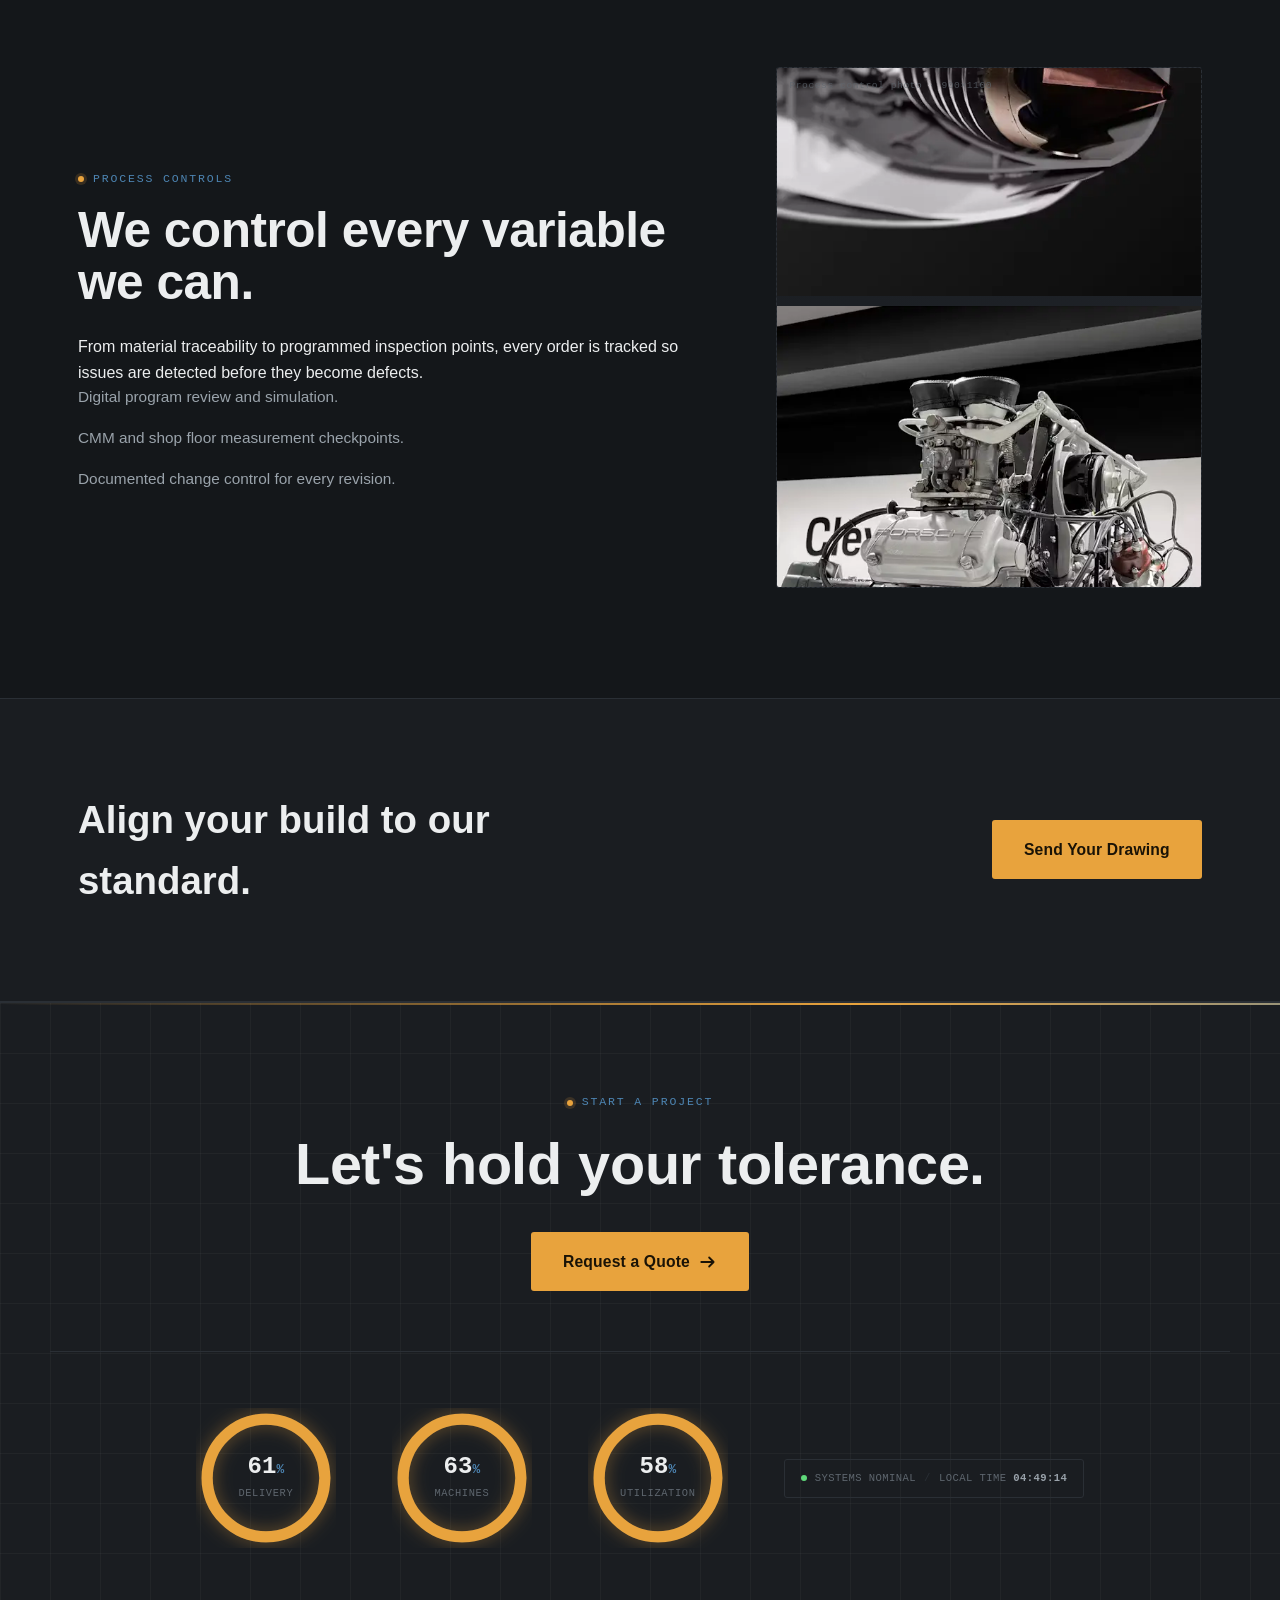
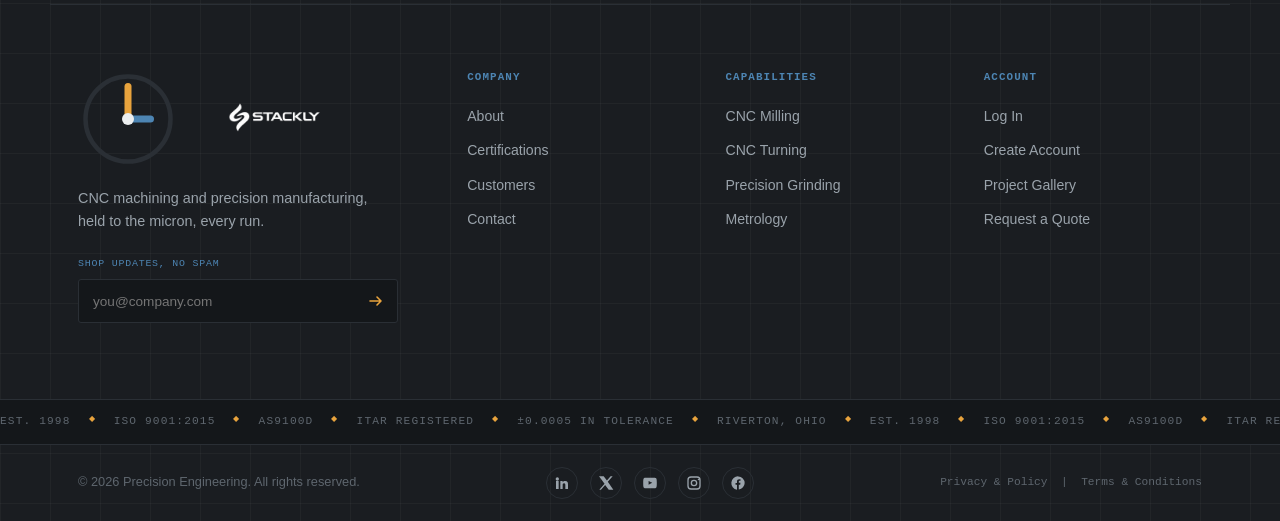
<file: process.html>
<!DOCTYPE html>
<html lang="en">
<head>
  <meta charset="UTF-8">
  <meta name="viewport" content="width=device-width, initial-scale=1.0">
  <title>Process — Precision Engineering</title>
  <meta name="description" content="Precision Engineering process page describing quote, programming, machining, inspection, and delivery workflow." />
  <link rel="stylesheet" href="style.css">
</head>
<body>
  <header class="site-header" id="siteHeader">
    <div class="container site-header__inner">
      <a href="index.html" class="logo">
        <span class="logo__mark" aria-hidden="true">
          <svg viewBox="0 0 40 40" width="32" height="32">
            <circle cx="20" cy="20" r="17" class="logo__mark-ring"/>
            <line x1="20" y1="20" x2="20" y2="7" class="logo__mark-tick"/>
            <line x1="20" y1="20" x2="29" y2="20" class="logo__mark-tick logo__mark-tick--minor"/>
            <circle cx="20" cy="20" r="2.4" class="logo__mark-hub"/>
          </svg>
        </span>
        <img src="logo (1).webp" alt="Precision Engineering" class="logo__img">
        <span class="logo__text">PRECISION<span class="logo__text-sub">ENGINEERING</span></span>
      </a>

      <nav class="main-nav" id="mainNav">
        <a href="index.html" class="main-nav__link"><span>Home</span></a>
        <a href="about.html" class="main-nav__link"><span>About</span></a>
        <a href="capabilities.html" class="main-nav__link"><span>Capabilities</span></a>
        <a href="process.html" class="main-nav__link"><span>Process</span></a>
        <a href="work.html" class="main-nav__link"><span>Work</span></a>
        <a href="contact.html" class="main-nav__link"><span>Contact</span></a>
      </nav>

      <a href="login.html" class="btn btn--small btn--primary magnetic" data-magnetic>
        <span>Request a Quote</span>
      </a>

      <button class="nav-toggle" id="navToggle" aria-label="Toggle navigation menu" aria-expanded="false">
        <span></span><span></span><span></span>
      </button>
    </div>
  </header>

  <div class="mobile-nav" id="mobileNav">
    <nav class="mobile-nav__links">
      <a href="index.html">Home</a>
      <a href="about.html">About</a>
      <a href="capabilities.html">Capabilities</a>
      <a href="process.html">Process</a>
      <a href="work.html">Work</a>
      <a href="contact.html">Contact</a>
    </nav>
    <a href="contact.html" class="btn btn--primary btn--block">Request a Quote</a>
  </div>

  <main>
    <section class="hero hero--page" id="processHero">
      <div class="container hero__inner">
        <div class="hero__copy">
          <p class="eyebrow reveal-up"><span class="eyebrow__dot"></span>OUR PROCESS</p>
          <h1 class="h1 reveal-up">A repeatable workflow designed to reduce risk.</h1>
          <p class="hero__sub reveal-up" style="--delay:0.2s">
            Every order is planned, programmed, cut, and inspected using the same control points and documentation.
          </p>
          <div class="hero__actions reveal-up" style="--delay:0.4s">
            <a href=" 404error.html" class="btn btn--primary magnetic" data-magnetic>
              <span>Submit a Print</span>
            </a>
            <a href=" 404error.html" class="btn btn--ghost">
              <span>View Capabilities</span>
            </a>
          </div>
        </div>
      </div>
    </section>

    <section class="process" id="process">
      <div class="container">
        <div class="section-head">
          <p class="eyebrow reveal-up"><span class="eyebrow__dot"></span>PROCESS FLOW</p>
          <h2 class="h2 reveal-up">How a precision part moves through our shop.</h2>
          <p class="section-head__sub reveal-up" style="--delay:0.1s">
            We keep every stage aligned to the drawing, from first quote to final certification.
          </p>
        </div>

        <div class="process-line" id="processLine">
          <div class="process-line__track"></div>
          <div class="process-line__fill" id="processFill"></div>

          <div class="process-step reveal-up">
            <span class="process-step__num">01</span>
            <h3 class="process-step__title">Quote &amp; DFM Review</h3>
            <p class="process-step__text">We verify prints, suggest improvements, and capture material, tolerance, and finish requirements upfront.</p>
          </div>
          <div class="process-step reveal-up" style="--delay:0.08s">
            <span class="process-step__num">02</span>
            <h3 class="process-step__title">CAM Programming</h3>
            <p class="process-step__text">Toolpaths are created, simulated, and reviewed before the machine program is approved.</p>
          </div>
          <div class="process-step reveal-up" style="--delay:0.16s">
            <span class="process-step__num">03</span>
            <h3 class="process-step__title">First Article Setup</h3>
            <p class="process-step__text">Setup, fixturing, and first-part inspection establish the process before full production begins.</p>
          </div>
          <div class="process-step reveal-up" style="--delay:0.24s">
            <span class="process-step__num">04</span>
            <h3 class="process-step__title">Production &amp; Measurement</h3>
            <p class="process-step__text">Parts are machined and checked at key operations to ensure tolerances remain under control.</p>
          </div>
          <div class="process-step reveal-up" style="--delay:0.32s">
            <span class="process-step__num">05</span>
            <h3 class="process-step__title">Certification &amp; Dispatch</h3>
            <p class="process-step__text">Final inspections, material certifications, and shipping documents are assembled before delivery.</p>
          </div>
        </div>
      </div>
    </section>

    <section class="why" id="processDetails">
      <div class="container why__inner">
        <div class="why__copy">
          <p class="eyebrow reveal-up"><span class="eyebrow__dot"></span>PROCESS CONTROLS</p>
          <h2 class="h2 reveal-up">We control every variable we can.</h2>
          <p class="reveal-up" style="--delay:0.1s">
            From material traceability to programmed inspection points, every order is tracked so issues are detected before they become defects.
          </p>
          <ul class="check-list">
            <li class="check-list__item reveal-up" style="--delay:0.15s">Digital program review and simulation.</li>
            <li class="check-list__item reveal-up" style="--delay:0.2s">CMM and shop floor measurement checkpoints.</li>
            <li class="check-list__item reveal-up" style="--delay:0.25s">Documented change control for every revision.</li>
          </ul>
        </div>

        <div class="about__media reveal-up" style="--delay:0.3s">
          <div class="img-placeholder img-placeholder--tall has-image" data-label="Process control photo · 900×1100"><img src="webp7.webp" alt="Precision manufacturing image" />
            <div class="img-placeholder__corner img-placeholder__corner--tl has-image"><img src="webp7.webp" alt="Precision manufacturing image" /></div>
            <div class="img-placeholder__corner img-placeholder__corner--tr has-image"><img src="webp8.webp" alt="Precision manufacturing image" /></div>
            <div class="img-placeholder__corner img-placeholder__corner--bl has-image"><img src="webp9.webp" alt="Precision manufacturing image" /></div>
            <div class="img-placeholder__corner img-placeholder__corner--br has-image"><img src="webp10.webp" alt="Precision manufacturing image" /></div>
            <span class="img-placeholder__text has-image"><img src="webp11.webp" alt="Precision manufacturing image" />Add process image</span>
          </div>
        </div>
      </div>
    </section>

    <section class="cta-banner">
      <div class="container cta-banner__inner">
        <h2 class="cta-banner__heading reveal-up">Align your build to our standard.</h2>
        <a href=" 404error.html" class="btn btn--primary btn--large magnetic" data-magnetic>
          <span>Send Your Drawing</span>
        </a>
      </div>
    </section>
  </main>

  <footer class="site-footer">
  <div class="site-footer__grid" aria-hidden="true"></div>
  <div class="site-footer__sweep" aria-hidden="true"></div>
  <div class="site-footer__beam" aria-hidden="true"></div>

  <!-- big CTA strip with letter-hover heading -->
  <div class="container footer-cta">
    <p class="eyebrow"><span class="eyebrow__dot"></span>START A PROJECT</p>
    <h2 class="footer-cta__heading split-chars" data-split>Let's hold your tolerance.</h2>
    <a href=" 404error.html" class="btn btn--primary btn--large magnetic footer-cta__btn" data-magnetic>
      <span>Request a Quote</span>
      <svg width="18" height="18" viewBox="0 0 16 16"><path d="M2 8h11M9 4l4 4-4 4" stroke="currentColor" stroke-width="1.6" fill="none" stroke-linecap="round" stroke-linejoin="round"/></svg>
    </a>
  </div>

  <!-- live "control panel" gauges -->
  <div class="container footer-panel">
    <div class="gauge" data-gauge="98">
      <svg viewBox="0 0 100 100" class="gauge__svg">
        <circle cx="50" cy="50" r="42" class="gauge__track"/>
        <circle cx="50" cy="50" r="42" class="gauge__fill" data-gauge-fill/>
      </svg>
      <div class="gauge__readout">
        <span class="gauge__value" data-gauge-value>0<small>%</small></span>
        <span class="gauge__label">Delivery</span>
      </div>
    </div>
    <div class="gauge" data-gauge="100">
      <svg viewBox="0 0 100 100" class="gauge__svg">
        <circle cx="50" cy="50" r="42" class="gauge__track"/>
        <circle cx="50" cy="50" r="42" class="gauge__fill" data-gauge-fill/>
      </svg>
      <div class="gauge__readout">
        <span class="gauge__value" data-gauge-value>0<small>%</small></span>
        <span class="gauge__label">Machines  </span>
      </div>
    </div>
    <div class="gauge" data-gauge="92">
      <svg viewBox="0 0 100 100" class="gauge__svg">
        <circle cx="50" cy="50" r="42" class="gauge__track"/>
        <circle cx="50" cy="50" r="42" class="gauge__fill" data-gauge-fill/>
      </svg>
      <div class="gauge__readout">
        <span class="gauge__value" data-gauge-value>0<small>%</small></span>
        <span class="gauge__label"> Utilization</span>
      </div>
    </div>

    <div class="footer-status" id="footerStatus">
      <span class="footer-status__dot"></span>
      <span>SYSTEMS NOMINAL</span>
      <span class="footer-status__sep">/</span>
      <span>LOCAL TIME <strong id="footerClock">00:00:00</strong></span>
    </div>
  </div>

  <div class="container site-footer__top">
    <div class="footer-brand">
      <a href="index.html" class="logo logo--footer">
        <span class="logo__mark" aria-hidden="true">
          <svg viewBox="0 0 40 40" width="34" height="34">
            <circle cx="20" cy="20" r="17" class="logo__mark-ring"/>
            <line x1="20" y1="20" x2="20" y2="7" class="logo__mark-tick"/>
            <line x1="20" y1="20" x2="29" y2="20" class="logo__mark-tick logo__mark-tick--minor"/>
            <circle cx="20" cy="20" r="2.4" class="logo__mark-hub"/>
          </svg>
        </span>
        <img src="logo (1).webp" alt="Precision Engineering" class="logo__img">
      </a>
      <p class="footer-brand__tagline">CNC machining and precision manufacturing,<br>held to the micron, every run.</p>

      <form class="footer-newsletter" id="footerNewsletter">
        <label for="footerEmail" class="footer-newsletter__label">Shop updates, no spam</label>
        <div class="footer-newsletter__field">
          <input type="email" id="footerEmail" placeholder="you@company.com" required
            pattern="^[a-zA-Z0-9._%+-]+@[a-zA-Z0-9.-]+\.[a-zA-Z]{2,}$"
            title="Please enter a valid email address, like name@example.com">
          <button type="submit" aria-label="Subscribe">
            <svg width="16" height="16" viewBox="0 0 16 16"><path d="M2 8h11M9 4l4 4-4 4" stroke="currentColor" stroke-width="1.6" fill="none" stroke-linecap="round" stroke-linejoin="round"/></svg>
          </button>
        </div>
        <p class="footer-newsletter__confirm" id="footerNewsletterConfirm"></p>
      </form>
    </div>

    <nav class="footer-col">
      <h4 class="footer-col__title">Company</h4>
      <a href="about.html">About</a>
      <a href="index.html#why">Certifications</a>
      <a href="index.html#testimonials">Customers</a>
      <a href="contact.html">Contact</a>
    </nav>

    <nav class="footer-col">
      <h4 class="footer-col__title">Capabilities</h4>
      <a href="404error.html">CNC Milling</a>
      <a href="404error.html">CNC Turning</a>
      <a href="404error.html">Precision Grinding</a>
      <a href="404error.html">Metrology</a>
    </nav>

    <nav class="footer-col">
      <h4 class="footer-col__title">Account</h4>
      <a href="404error.html">Log In</a>
      <a href="404error.html">Create Account</a>
      <a href="404error.html">Project Gallery</a>
      <a href="404error.html">Request a Quote</a>
    </nav>
  </div>

  <!-- scrolling spec ticker -->
  <div class="footer-ticker">
    <div class="footer-ticker__track">
      <span>EST. 1998</span><span class="footer-ticker__sep">&#9670;</span>
      <span>ISO 9001:2015</span><span class="footer-ticker__sep">&#9670;</span>
      <span>AS9100D</span><span class="footer-ticker__sep">&#9670;</span>
      <span>ITAR REGISTERED</span><span class="footer-ticker__sep">&#9670;</span>
      <span>&plusmn;0.0005 IN TOLERANCE</span><span class="footer-ticker__sep">&#9670;</span>
      <span>RIVERTON, OHIO</span><span class="footer-ticker__sep">&#9670;</span>
      <span>EST. 1998</span><span class="footer-ticker__sep">&#9670;</span>
      <span>ISO 9001:2015</span><span class="footer-ticker__sep">&#9670;</span>
      <span>AS9100D</span><span class="footer-ticker__sep">&#9670;</span>
      <span>ITAR REGISTERED</span><span class="footer-ticker__sep">&#9670;</span>
      <span>&plusmn;0.0005 IN TOLERANCE</span><span class="footer-ticker__sep">&#9670;</span>
      <span>RIVERTON, OHIO</span><span class="footer-ticker__sep">&#9670;</span>
    </div>
  </div>

  <div class="container site-footer__bottom">
    <p>&copy; <span id="footerYear">2026</span> Precision Engineering. All rights reserved.</p>
    <div class="footer-socials">
      <a href="404error.html" aria-label="LinkedIn" class="footer-social"><svg width="16" height="16" viewBox="0 0 24 24"><path fill="currentColor" d="M4.98 3.5a2.5 2.5 0 1 1 0 5 2.5 2.5 0 0 1 0-5zM3 9h4v12H3V9zm6.5 0H13v1.8h.06c.6-1.1 2-1.8 3.7-1.8 3.6 0 4.24 2 4.24 5.5V21H17v-5.6c0-1.3 0-3-1.9-3s-2.1 1.4-2.1 2.9V21H9.5V9z"/></svg></a>
      <a href="404error.html" aria-label="X / Twitter" class="footer-social"><svg width="16" height="16" viewBox="0 0 24 24"><path fill="currentColor" d="M18.9 2H22l-7.3 8.3L23 22h-6.9l-5.4-7-6.2 7H2l7.8-8.9L1.5 2h7l4.9 6.4L18.9 2z"/></svg></a>
      <a href="404error.html" aria-label="YouTube" class="footer-social"><svg width="16" height="16" viewBox="0 0 24 24"><path fill="currentColor" d="M22 7.2s-.2-1.6-.8-2.2c-.8-.8-1.7-.8-2.1-.9C16 4 12 4 12 4s-4 0-7.1.1c-.4 0-1.3.1-2.1.9C2.2 5.6 2 7.2 2 7.2S1.8 9 1.8 10.9v2.2c0 1.9.2 3.7.2 3.7s.2 1.6.8 2.2c.8.8 1.9.8 2.3.9C6.5 20 12 20 12 20s4 0 7.1-.1c.4 0 1.3-.1 2.1-.9.6-.6.8-2.2.8-2.2s.2-1.8.2-3.7v-2.2c0-1.9-.2-3.7-.2-3.7zM9.9 14.6V8.9l5.4 2.9-5.4 2.8z"/></svg></a>
      <a href="404error.html" aria-label="Instagram" class="footer-social"><svg width="16" height="16" viewBox="0 0 24 24"><path fill="currentColor" d="M7.5 2h9A5.5 5.5 0 0 1 22 7.5v9A5.5 5.5 0 0 1 16.5 22h-9A5.5 5.5 0 0 1 2 16.5v-9A5.5 5.5 0 0 1 7.5 2zm0 2A3.5 3.5 0 0 0 4 7.5v9A3.5 3.5 0 0 0 7.5 20h9a3.5 3.5 0 0 0 3.5-3.5v-9A3.5 3.5 0 0 0 16.5 4h-9zm11.25 1.5a1.125 1.125 0 1 1 0 2.25 1.125 1.125 0 0 1 0-2.25zM12 7a5 5 0 1 1 0 10 5 5 0 0 1 0-10zm0 2a3 3 0 1 0 0 6 3 3 0 0 0 0-6z"/></svg></a>
      <a href="404error.html" aria-label="Facebook" class="footer-social"><svg width="16" height="16" viewBox="0 0 24 24"><path fill="currentColor" d="M22 12a10 10 0 1 0-11.5 9.95V14.7h-2.2v-2.7h2.2V9.8c0-2.18 1.3-3.4 3.3-3.4.95 0 1.95.17 1.95.17v2.15h-1.1c-1.1 0-1.45.69-1.45 1.4v1.68h2.5l-.4 2.7h-2.1v7.26A10 10 0 0 0 22 12Z"/></svg></a>
    </div>
    <div class="footer-policy"><a href="404error.html">Privacy &amp; Policy</a> &nbsp;|&nbsp; <a href="404error.html">Terms &amp; Conditions</a></div>
  </div>
</footer>

  <script src="script.js"></script>
</body>
</html>
</file>
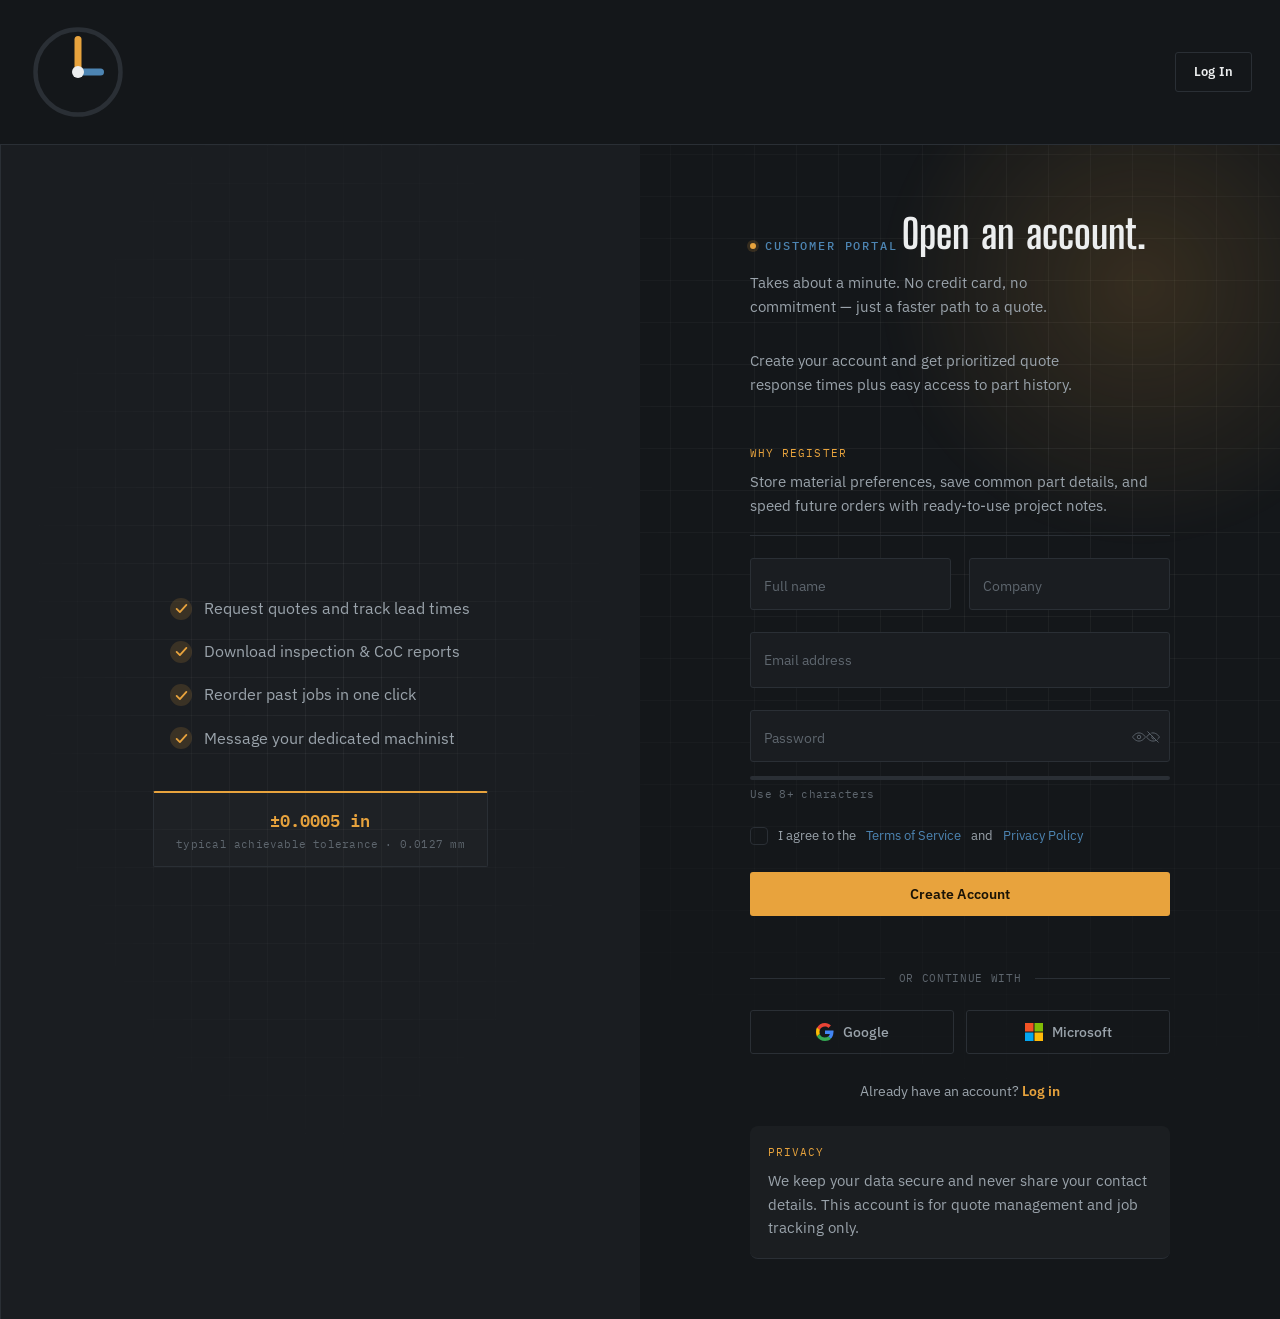
<file: signup.html>
<!DOCTYPE html>
<html lang="en">
<head>
<meta charset="UTF-8">
<meta name="viewport" content="width=device-width, initial-scale=1.0">
<title>Create Account — Precision Engineering</title>
<meta name="description" content="Create a Precision Engineering account to request quotes, track orders, and manage inspection reports.">

<link rel="preconnect" href="https://fonts.googleapis.com">
<link rel="preconnect" href="https://fonts.gstatic.com" crossorigin>
<link href="https://fonts.googleapis.com/css2?family=Big+Shoulders+Display:wght@500;700;900&family=IBM+Plex+Mono:wght@400;500;600&family=IBM+Plex+Sans:wght@400;500;600;700&display=swap" rel="stylesheet">

<link rel="stylesheet" href="style.css">
</head>
<body class="auth-body">

<div class="cursor-ring" id="cursorRing"></div>
<div class="cursor-dot" id="cursorDot"></div>

<header class="auth-header">
  <a href="index.html" class="logo">
    <span class="logo__mark" aria-hidden="true">
      <svg viewBox="0 0 40 40" width="32" height="32">
        <circle cx="20" cy="20" r="17" class="logo__mark-ring"/>
        <line x1="20" y1="20" x2="20" y2="7" class="logo__mark-tick"/>
        <line x1="20" y1="20" x2="29" y2="20" class="logo__mark-tick logo__mark-tick--minor"/>
        <circle cx="20" cy="20" r="2.4" class="logo__mark-hub"/>
      </svg>
    </span>
    <span class="logo__text">PRECISION<span class="logo__text-sub">ENGINEERING</span></span>
  </a>
  <a href="login.html" class="btn btn--ghost btn--small">
    <span>Log In</span>
  </a>
</header>

<main class="auth auth--signup">
  <div class="auth__grid" aria-hidden="true"></div>
  <div class="auth__glow" aria-hidden="true"></div>

  <div class="auth__panel auth__panel--visual">
    <div class="auth__visual-content">
      <ul class="auth__checklist">
        <li class="reveal-up in-view">
          <span class="check-list__icon"><svg viewBox="0 0 16 16" width="13" height="13"><path d="M2 8.5l4 4 8-9" fill="none" stroke="currentColor" stroke-width="2.2" stroke-linecap="round" stroke-linejoin="round"/></svg></span>
          Request quotes and track lead times
        </li>
        <li class="reveal-up in-view" style="--delay:0.08s">
          <span class="check-list__icon"><svg viewBox="0 0 16 16" width="13" height="13"><path d="M2 8.5l4 4 8-9" fill="none" stroke="currentColor" stroke-width="2.2" stroke-linecap="round" stroke-linejoin="round"/></svg></span>
          Download inspection &amp; CoC reports
        </li>
        <li class="reveal-up in-view" style="--delay:0.16s">
          <span class="check-list__icon"><svg viewBox="0 0 16 16" width="13" height="13"><path d="M2 8.5l4 4 8-9" fill="none" stroke="currentColor" stroke-width="2.2" stroke-linecap="round" stroke-linejoin="round"/></svg></span>
          Reorder past jobs in one click
        </li>
        <li class="reveal-up in-view" style="--delay:0.24s">
          <span class="check-list__icon"><svg viewBox="0 0 16 16" width="13" height="13"><path d="M2 8.5l4 4 8-9" fill="none" stroke="currentColor" stroke-width="2.2" stroke-linecap="round" stroke-linejoin="round"/></svg></span>
          Message your dedicated machinist
        </li>
      </ul>

      <div class="auth__stamp">
        <span class="hero__stamp-value">±0.0005 in</span>
        <span class="hero__stamp-label">typical achievable tolerance &middot; 0.0127&nbsp;mm</span>
      </div>
    </div>
    <div class="auth__visual-grid" aria-hidden="true"></div>
  </div>

  <div class="auth__panel auth__panel--form">
    <div class="auth__card reveal-up in-view">
      <p class="eyebrow"><span class="eyebrow__dot"></span>CUSTOMER PORTAL</p>
      <h1 class="auth__title split-chars" data-split>Open an account.</h1>
      <p class="auth__sub">Takes about a minute. No credit card, no commitment — just a faster path to a quote.</p>
      <p class="auth__sub" style="margin-top: 12px; color: var(--ink-dim);">Create your account and get prioritized quote response times plus easy access to part history.</p>

      <div class="info-block" style="margin-bottom: 22px;">
        <span class="info-block__label">WHY REGISTER</span>
        <p>Store material preferences, save common part details, and speed future orders with ready-to-use project notes.</p>
      </div>

      <form class="form auth__form" id="signupForm" novalidate>
        <div class="form__row">
          <div class="form__field">
            <input type="text" id="supName" name="name" required placeholder=" " autocomplete="name"
              pattern="^[a-zA-Z' \-]+$"
              title="Full name can contain only letters, spaces, hyphens, and apostrophes.">
            <label for="supName">Full name</label>
            <span class="form__field-line"></span>
          </div>
          <div class="form__field">
            <input type="text" id="supCompany" name="company" placeholder=" " autocomplete="organization"
              pattern="^[a-zA-Z' \-]+$"
              title="Company name can contain only letters, spaces, hyphens, and apostrophes.">
            <label for="supCompany">Company</label>
            <span class="form__field-line"></span>
          </div>
        </div>

        <div class="form__field">
          <input type="email" id="supEmail" name="email" required placeholder=" " autocomplete="email"
            pattern="^[a-zA-Z0-9._%+-]+@[a-zA-Z0-9.-]+\.[a-zA-Z]{2,}$"
            title="Please enter a valid email address, like name@example.com">
          <label for="supEmail">Email address</label>
          <span class="form__field-line"></span>
        </div>

        <div class="form__field form__field--password">
          <input type="password" id="supPassword" name="password" required placeholder=" " autocomplete="new-password" minlength="8">
          <label for="supPassword">Password</label>
          <span class="form__field-line"></span>
          <button type="button" class="pw-toggle" id="supPwToggle" aria-label="Show password">
            <svg class="pw-toggle__eye" width="18" height="18" viewBox="0 0 24 24"><path d="M1 12s4-7 11-7 11 7 11 7-4 7-11 7-11-7-11-7z" fill="none" stroke="currentColor" stroke-width="1.6" stroke-linejoin="round"/><circle cx="12" cy="12" r="3" fill="none" stroke="currentColor" stroke-width="1.6"/></svg>
            <svg class="pw-toggle__eye-off" width="18" height="18" viewBox="0 0 24 24" hidden><path d="M3 3l18 18M10.6 10.6a3 3 0 0 0 4.2 4.2M9.9 5.1A11 11 0 0 1 12 5c7 0 11 7 11 7a13.4 13.4 0 0 1-3.1 3.8M6.6 6.6A13.6 13.6 0 0 0 1 12s4 7 11 7a10.6 10.6 0 0 0 4.4-.9" fill="none" stroke="currentColor" stroke-width="1.6" stroke-linecap="round" stroke-linejoin="round"/></svg>
          </button>
        </div>

        <div class="pw-strength" id="pwStrength" aria-hidden="true">
          <div class="pw-strength__track">
            <span class="pw-strength__bar" id="pwStrengthBar"></span>
          </div>
          <span class="pw-strength__label" id="pwStrengthLabel">Use 8+ characters</span>
        </div>

        <label class="checkbox checkbox--terms">
          <input type="checkbox" id="supTerms" required>
          <span class="checkbox__box"><svg viewBox="0 0 16 16" width="11" height="11"><path d="M2 8.5l4 4 8-9" fill="none" stroke="currentColor" stroke-width="2.2" stroke-linecap="round" stroke-linejoin="round"/></svg></span>
          I agree to the <a href="404error.html" class="auth__link">Terms of Service</a> and <a href="404error.html" class="auth__link">Privacy Policy</a>
        </label>

        <button type="submit" class="btn btn--primary btn--block auth__submit" id="signupSubmit">
          <span id="signupSubmitText">Create Account</span>
          <span class="auth__spinner" aria-hidden="true"></span>
        </button>

        <p class="form__confirm" id="signupConfirm" role="status"></p>
      </form>

      <div class="auth__divider"><span>or continue with</span></div>

      <div class="auth__oauth">
        <button type="button" class="oauth-btn" aria-label="Continue with Google">
          <svg width="18" height="18" viewBox="0 0 18 18"><path fill="#EA4335" d="M9 3.6c1.3 0 2.5.46 3.4 1.34l2.5-2.5C13.4.93 11.3 0 9 0 5.5 0 2.4 2 0.9 4.9l2.9 2.3C4.5 5 6.6 3.6 9 3.6z"/><path fill="#4285F4" d="M17.6 9.2c0-.6-.06-1.2-.16-1.8H9v3.5h4.8c-.2 1.1-.86 2.1-1.8 2.7l2.8 2.2c1.6-1.5 2.6-3.8 2.6-6.6z"/><path fill="#FBBC05" d="M3.8 10.7c-.2-.6-.3-1.2-.3-1.9 0-.66.1-1.3.3-1.9L0.9 4.6C.3 5.9 0 7.4 0 9s.3 3.1.9 4.4l2.9-2.7z"/><path fill="#34A853" d="M9 18c2.4 0 4.5-.8 6-2.2l-2.8-2.2c-.8.5-1.8.9-3.2.9-2.4 0-4.5-1.4-5.3-3.6L0.9 13.4C2.4 16 5.5 18 9 18z"/></svg>
           <a href="404error.html"> <span>Google</span> </a>
        </button>
        <button type="button" class="oauth-btn" aria-label="Continue with Microsoft">
          <svg width="18" height="18" viewBox="0 0 18 18"><rect width="8.5" height="8.5" fill="#F35325"/><rect x="9.5" width="8.5" height="8.5" fill="#81BC06"/><rect y="9.5" width="8.5" height="8.5" fill="#05A6F0"/><rect x="9.5" y="9.5" width="8.5" height="8.5" fill="#FFBA08"/></svg>
           <a href="404error.html"> <span>Microsoft</span> </a>
        </button>
      </div>

      <p class="auth__switch">Already have an account? <a href="login.html">Log in</a></p>
      <div class="info-block" style="margin-top: 24px; padding: 18px; border-radius: 8px; background: rgba(255,255,255,0.03);">
        <span class="info-block__label">PRIVACY</span>
        <p>We keep your data secure and never share your contact details. This account is for quote management and job tracking only.</p>
      </div>
    </div>
  </div>
</main>

<script src="script.js"></script>
</body>
</html>
</file>
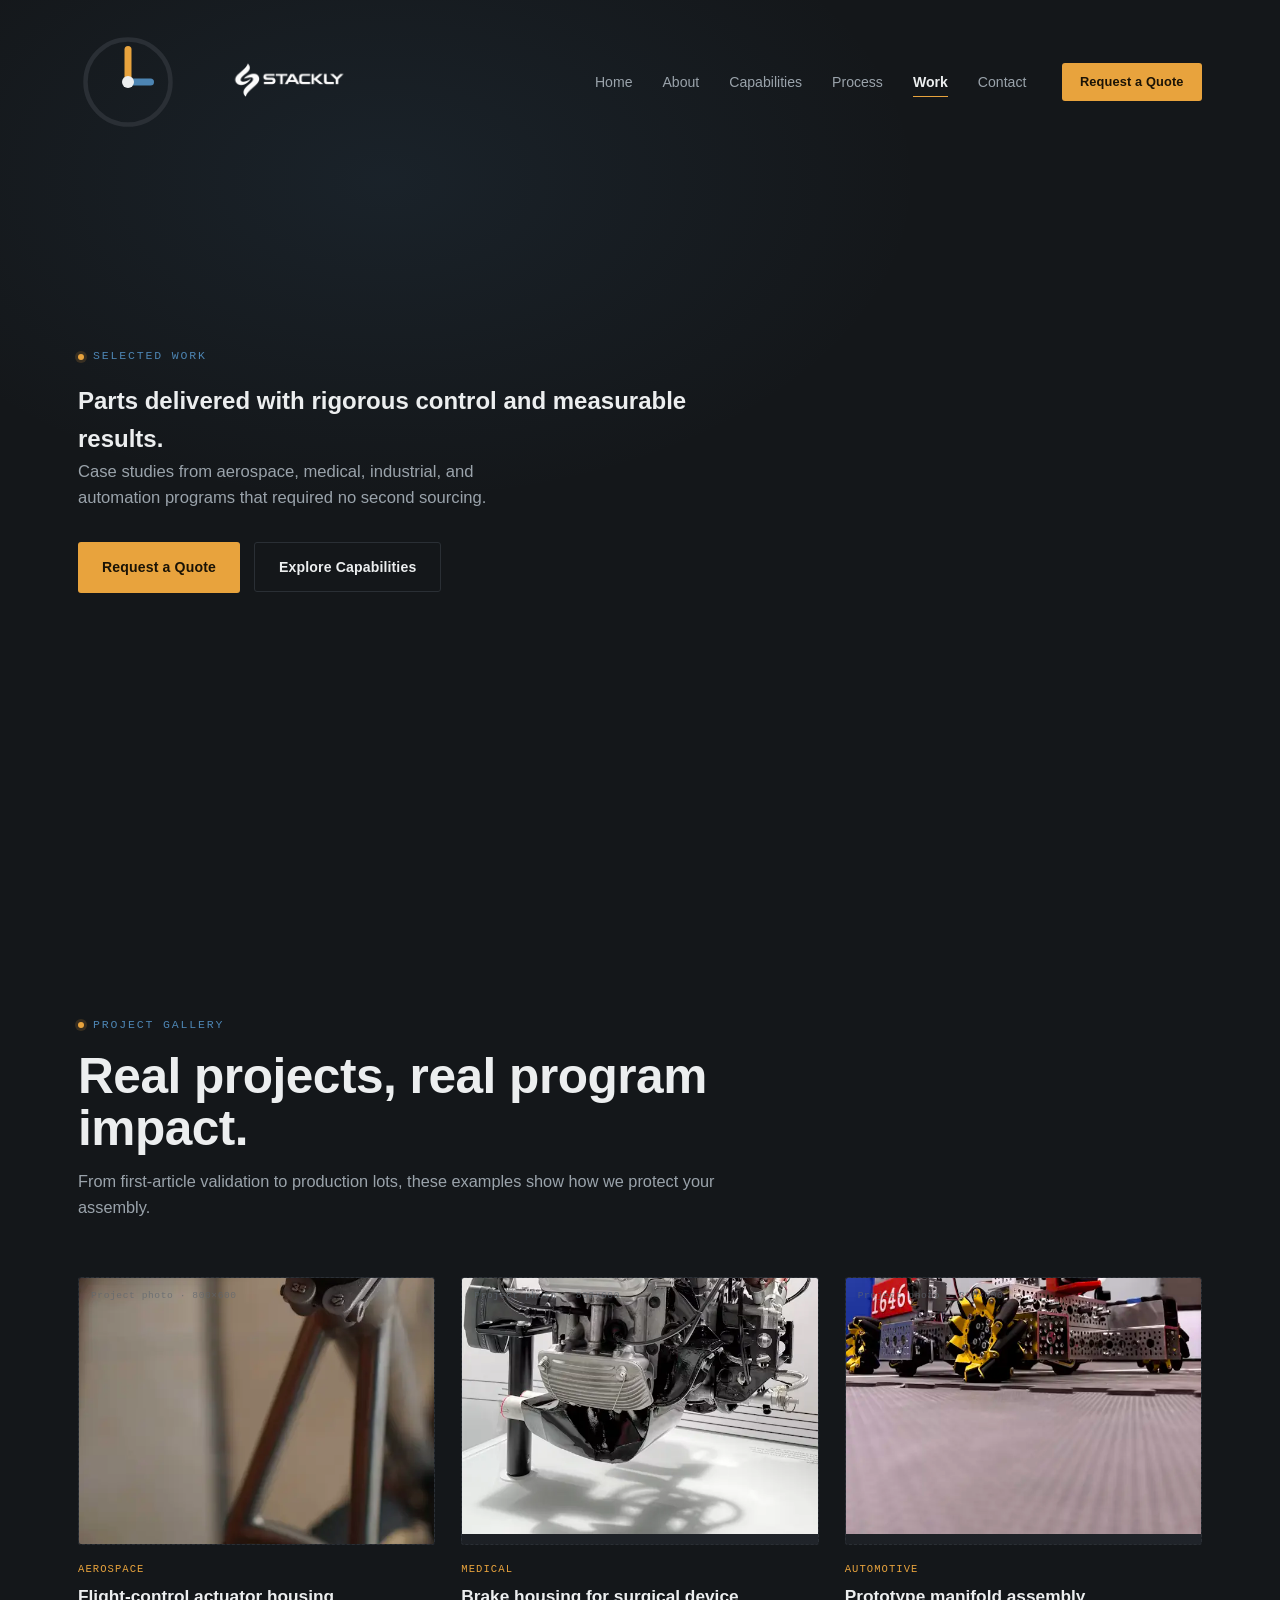
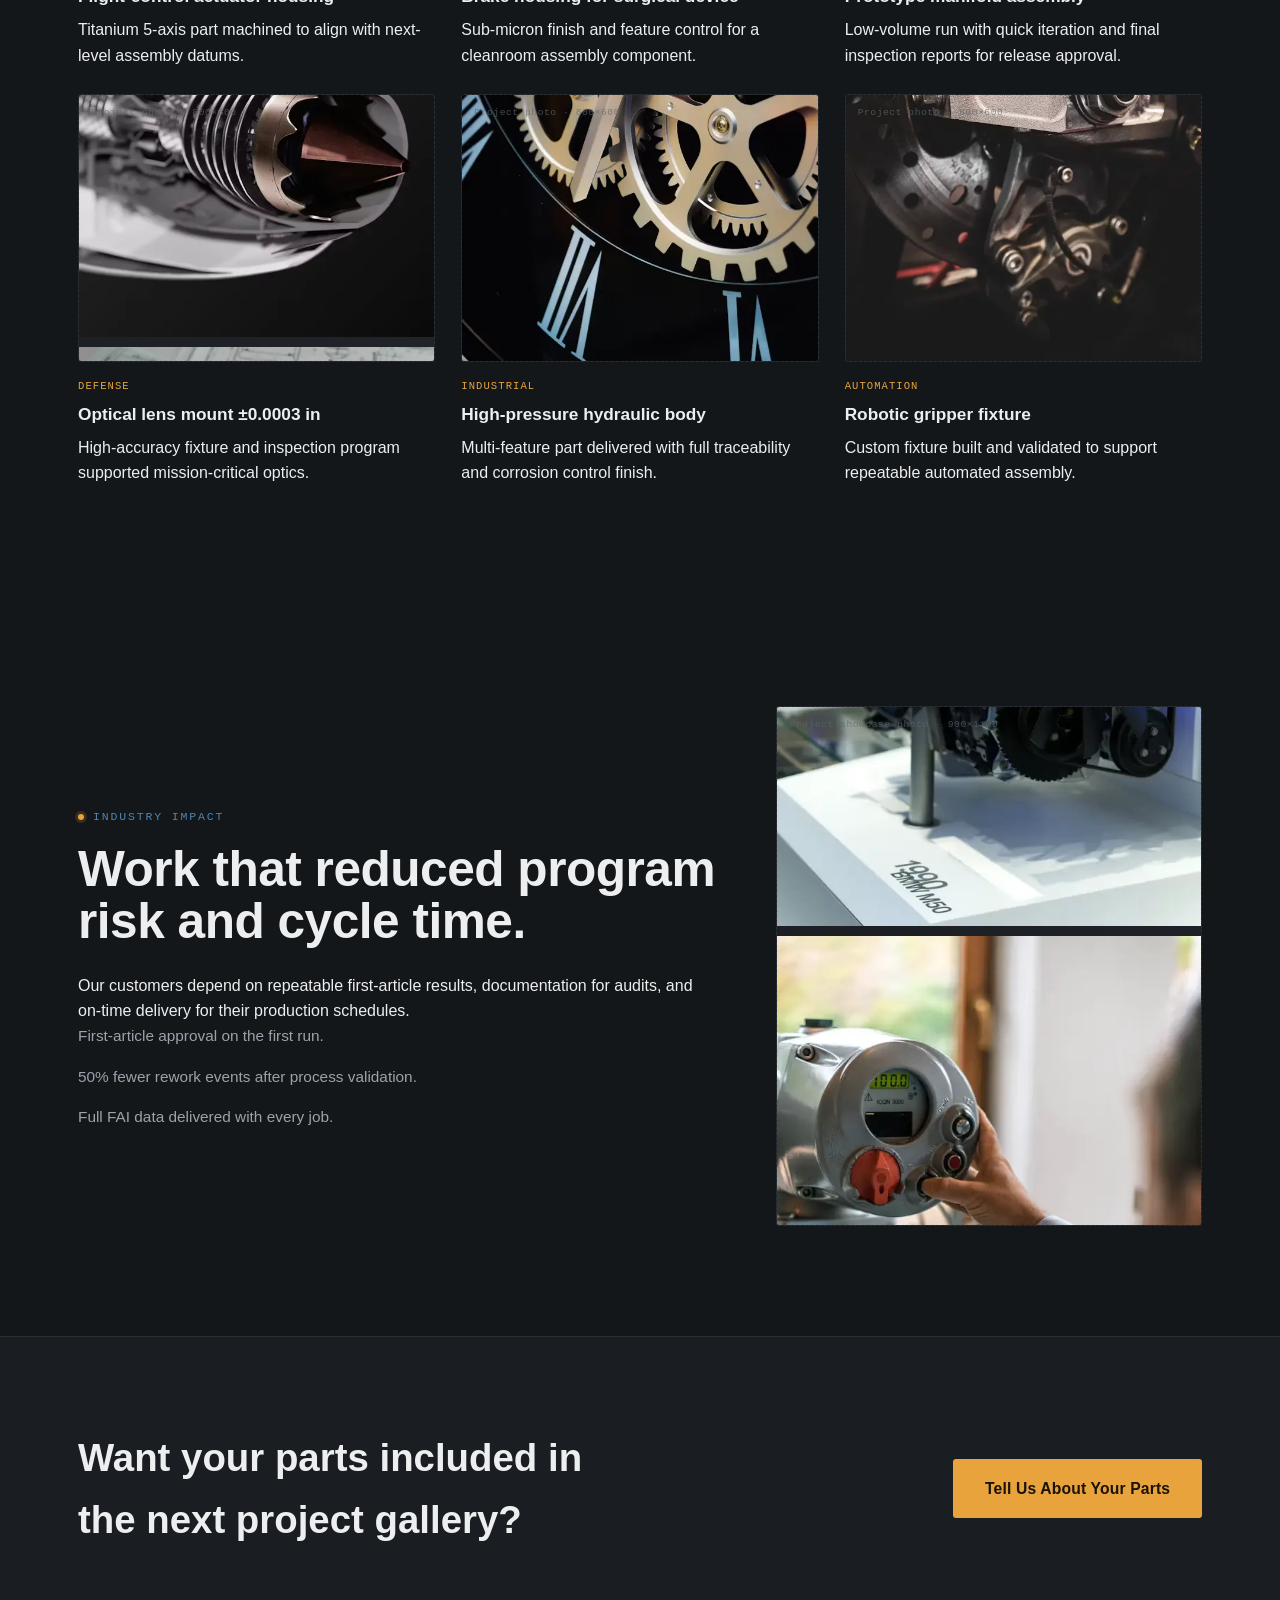
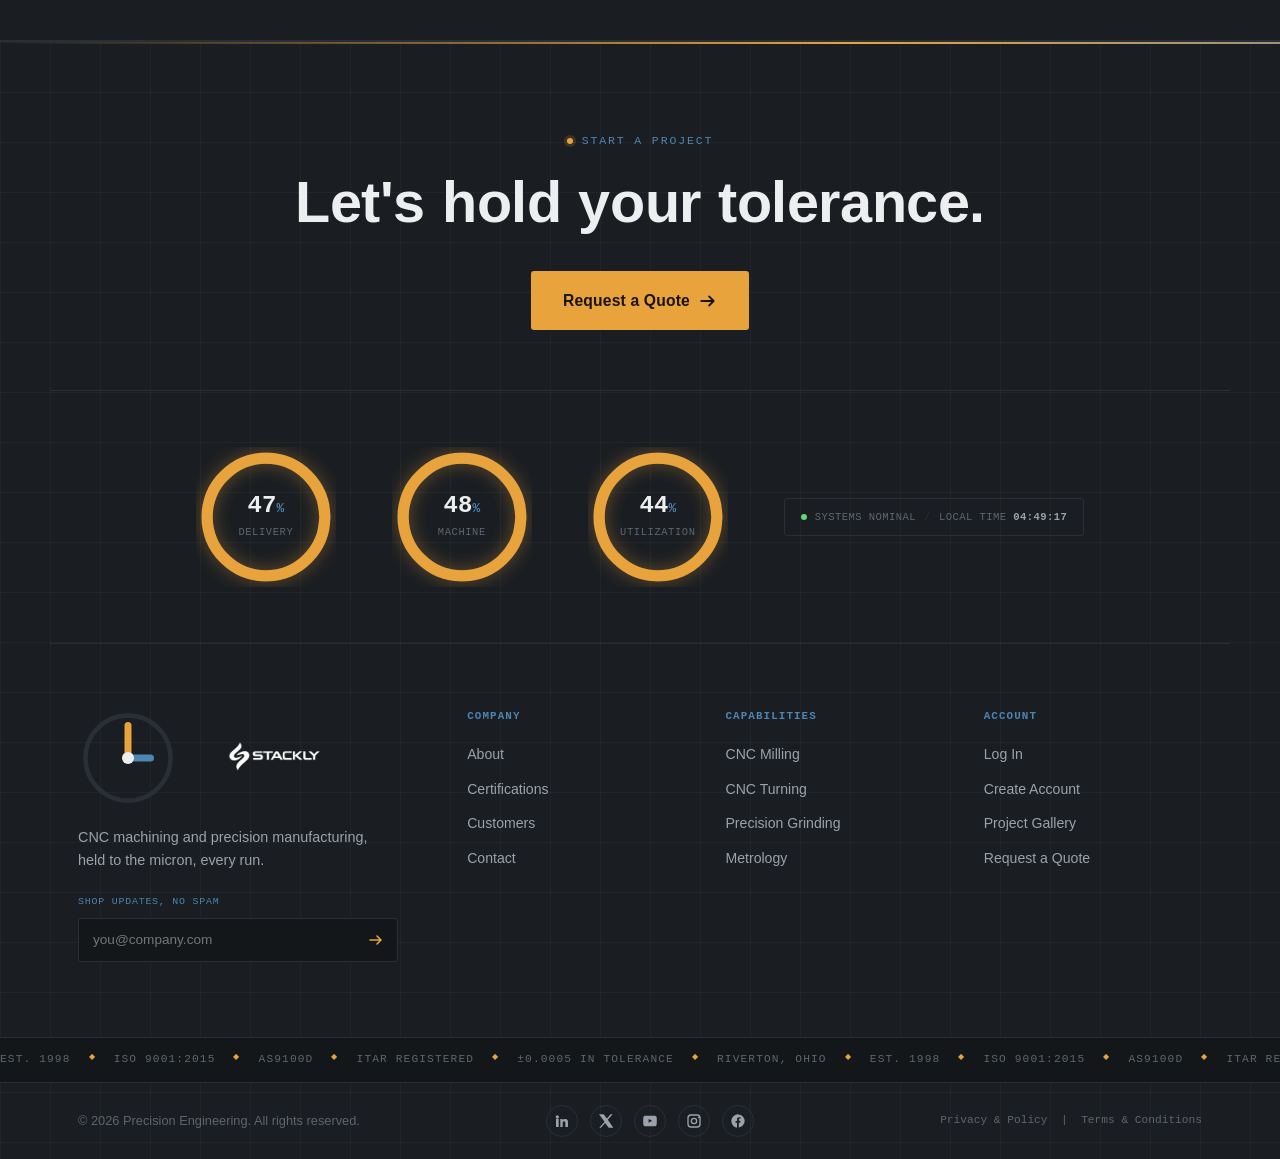
<file: work.html>
<!DOCTYPE html>
<html lang="en">
<head>
  <meta charset="UTF-8">
  <meta name="viewport" content="width=device-width, initial-scale=1.0">
  <title>Work — Precision Engineering</title>
  <meta name="description" content="Precision Engineering work page featuring precision machining case studies and industry outcomes." />
  <link rel="stylesheet" href="style.css">
</head>
<body>
  <header class="site-header" id="siteHeader">
    <div class="container site-header__inner">
      <a href="index.html" class="logo">
        <span class="logo__mark" aria-hidden="true">
          <svg viewBox="0 0 40 40" width="32" height="32">
            <circle cx="20" cy="20" r="17" class="logo__mark-ring"/>
            <line x1="20" y1="20" x2="20" y2="7" class="logo__mark-tick"/>
            <line x1="20" y1="20" x2="29" y2="20" class="logo__mark-tick logo__mark-tick--minor"/>
            <circle cx="20" cy="20" r="2.4" class="logo__mark-hub"/>
          </svg>
        </span>
        <img src="logo (1).webp" alt="Precision Engineering" class="logo__img">
        <span class="logo__text">PRECISION<span class="logo__text-sub">ENGINEERING</span></span>
      </a>

      <nav class="main-nav" id="mainNav">
        <a href="index.html" class="main-nav__link"><span>Home</span></a>
        <a href="about.html" class="main-nav__link"><span>About</span></a>
        <a href="capabilities.html" class="main-nav__link"><span>Capabilities</span></a>
        <a href="process.html" class="main-nav__link"><span>Process</span></a>
        <a href="work.html" class="main-nav__link"><span>Work</span></a>
        <a href="contact.html" class="main-nav__link"><span>Contact</span></a>
      </nav>

      <a href="login.html" class="btn btn--small btn--primary magnetic" data-magnetic>
        <span>Request a Quote</span>
      </a>

      <button class="nav-toggle" id="navToggle" aria-label="Toggle navigation menu" aria-expanded="false">
        <span></span><span></span><span></span>
      </button>
    </div>
  </header>

  <div class="mobile-nav" id="mobileNav">
    <nav class="mobile-nav__links">
      <a href="index.html">Home</a>
      <a href="about.html">About</a>
      <a href="capabilities.html">Capabilities</a>
      <a href="process.html">Process</a>
      <a href="work.html">Work</a>
      <a href="contact.html">Contact</a>
    </nav>
    <a href="contact.html" class="btn btn--primary btn--block">Request a Quote</a>
  </div>

  <main>
    <section class="hero hero--page" id="workHero">
      <div class="container hero__inner">
        <div class="hero__copy">
          <p class="eyebrow reveal-up"><span class="eyebrow__dot"></span>SELECTED WORK</p>
          <h1 class="h1 reveal-up">Parts delivered with rigorous control and measurable results.</h1>
          <p class="hero__sub reveal-up" style="--delay:0.2s">
            Case studies from aerospace, medical, industrial, and automation programs that required no second sourcing.
          </p>
          <div class="hero__actions reveal-up" style="--delay:0.4s">
            <a href=" 404error.html" class="btn btn--primary magnetic" data-magnetic>
              <span>Request a Quote</span>
            </a>
            <a href=" 404error.html" class="btn btn--ghost">
              <span>Explore Capabilities</span>
            </a>
          </div>
        </div>
      </div>
    </section>

    <section class="work" id="work">
      <div class="container">
        <div class="section-head">
          <p class="eyebrow reveal-up"><span class="eyebrow__dot"></span>PROJECT GALLERY</p>
          <h2 class="h2 reveal-up">Real projects, real program impact.</h2>
          <p class="section-head__sub reveal-up" style="--delay:0.1s">
            From first-article validation to production lots, these examples show how we protect your assembly.
          </p>
        </div>

        <div class="work-grid">
          <article class="work-card reveal-up">
            <div class="img-placeholder img-placeholder--work has-image" data-label="Project photo · 800×600"><img src="webp10.webp" alt="Project image" />
              <span class="img-placeholder__text has-image"><img src="webp3.webp" alt="Precision manufacturing image" />Add project image</span>
            </div>
            <div class="work-card__caption">
              <span class="work-card__tag">AEROSPACE</span>
              <h3 class="work-card__title">Flight-control actuator housing</h3>
              <p class="work-card__text">Titanium 5-axis part machined to align with next-level assembly datums.</p>
            </div>
          </article>

          <article class="work-card reveal-up" style="--delay:0.05s">
            <div class="img-placeholder img-placeholder--work has-image" data-label="Project photo · 800×600"><img src="webp11.webp" alt="Project image" />
              <span class="img-placeholder__text has-image"><img src="webp3.webp" alt="Precision manufacturing image" />Add project image</span>
            </div>
            <div class="work-card__caption">
              <span class="work-card__tag">MEDICAL</span>
              <h3 class="work-card__title">Brake housing for surgical device</h3>
              <p class="work-card__text">Sub-micron finish and feature control for a cleanroom assembly component.</p>
            </div>
          </article>

          <article class="work-card reveal-up" style="--delay:0.1s">
            <div class="img-placeholder img-placeholder--work has-image" data-label="Project photo · 800×600"><img src="webp12.webp" alt="Project image" />
              <span class="img-placeholder__text has-image"><img src="webp3.webp" alt="Precision manufacturing image" />Add project image</span>
            </div>
            <div class="work-card__caption">
              <span class="work-card__tag">AUTOMOTIVE</span>
              <h3 class="work-card__title">Prototype manifold assembly</h3>
              <p class="work-card__text">Low-volume run with quick iteration and final inspection reports for release approval.</p>
            </div>
          </article>

          <article class="work-card reveal-up" style="--delay:0.15s">
            <div class="img-placeholder img-placeholder--work has-image" data-label="Project photo · 800×600"><img src="webp7.webp" alt="Project image" />
              <span class="img-placeholder__text has-image"><img src="webp3.webp" alt="Precision manufacturing image" />Add project image</span>
            </div>
            <div class="work-card__caption">
              <span class="work-card__tag">DEFENSE</span>
              <h3 class="work-card__title">Optical lens mount ±0.0003 in</h3>
              <p class="work-card__text">High-accuracy fixture and inspection program supported mission-critical optics.</p>
            </div>
          </article>

          <article class="work-card reveal-up" style="--delay:0.2s">
            <div class="img-placeholder img-placeholder--work has-image" data-label="Project photo · 800×600"><img src="webp8.webp" alt="Project image" />
              <span class="img-placeholder__text has-image"><img src="webp3.webp" alt="Precision manufacturing image" />Add project image</span>
            </div>
            <div class="work-card__caption">
              <span class="work-card__tag">INDUSTRIAL</span>
              <h3 class="work-card__title">High-pressure hydraulic body</h3>
              <p class="work-card__text">Multi-feature part delivered with full traceability and corrosion control finish.</p>
            </div>
          </article>

          <article class="work-card reveal-up" style="--delay:0.25s">
            <div class="img-placeholder img-placeholder--work has-image" data-label="Project photo · 800×600"><img src="webp9.webp" alt="Project image" />
              <span class="img-placeholder__text has-image"><img src="webp3.webp" alt="Precision manufacturing image" />Add project image</span>
            </div>
            <div class="work-card__caption">
              <span class="work-card__tag">AUTOMATION</span>
              <h3 class="work-card__title">Robotic gripper fixture</h3>
              <p class="work-card__text">Custom fixture built and validated to support repeatable automated assembly.</p>
            </div>
          </article>
        </div>
      </div>
    </section>

    <section class="why" id="workImpact">
      <div class="container why__inner">
        <div class="why__copy">
          <p class="eyebrow reveal-up"><span class="eyebrow__dot"></span>INDUSTRY IMPACT</p>
          <h2 class="h2 reveal-up">Work that reduced program risk and cycle time.</h2>
          <p class="reveal-up" style="--delay:0.1s">
            Our customers depend on repeatable first-article results, documentation for audits, and on-time delivery for their production schedules.
          </p>
          <ul class="check-list">
            <li class="check-list__item reveal-up" style="--delay:0.15s">First-article approval on the first run.</li>
            <li class="check-list__item reveal-up" style="--delay:0.2s">50% fewer rework events after process validation.</li>
            <li class="check-list__item reveal-up" style="--delay:0.25s">Full FAI data delivered with every job.</li>
          </ul>
        </div>

        <div class="about__media reveal-up" style="--delay:0.3s">
          <div class="img-placeholder img-placeholder--tall has-image" data-label="Project showcase photo · 900×1100"><img src="webp5.webp" alt="Precision manufacturing image" />
            <span class="img-placeholder__text has-image"><img src="webp6.webp" alt="Precision manufacturing image" />Add showcase image</span>
          </div>
        </div>
      </div>
    </section>

    <section class="cta-banner">
      <div class="container cta-banner__inner">
        <h2 class="cta-banner__heading reveal-up">Want your parts included in the next project gallery?</h2>
        <a href=" 404error.html" class="btn btn--primary btn--large magnetic" data-magnetic>
          <span>Tell Us About Your Parts</span>
        </a>
      </div>
    </section>
  </main>

  <footer class="site-footer">
  <div class="site-footer__grid" aria-hidden="true"></div>
  <div class="site-footer__sweep" aria-hidden="true"></div>
  <div class="site-footer__beam" aria-hidden="true"></div>

  <!-- big CTA strip with letter-hover heading -->
  <div class="container footer-cta">
    <p class="eyebrow"><span class="eyebrow__dot"></span>START A PROJECT</p>
    <h2 class="footer-cta__heading split-chars" data-split>Let's hold your tolerance.</h2>
    <a href=" 404error.html" class="btn btn--primary btn--large magnetic footer-cta__btn" data-magnetic>
      <span>Request a Quote</span>
      <svg width="18" height="18" viewBox="0 0 16 16"><path d="M2 8h11M9 4l4 4-4 4" stroke="currentColor" stroke-width="1.6" fill="none" stroke-linecap="round" stroke-linejoin="round"/></svg>
    </a>
  </div>

  <!-- live "control panel" gauges -->
  <div class="container footer-panel">
    <div class="gauge" data-gauge="98">
      <svg viewBox="0 0 100 100" class="gauge__svg">
        <circle cx="50" cy="50" r="42" class="gauge__track"/>
        <circle cx="50" cy="50" r="42" class="gauge__fill" data-gauge-fill/>
      </svg>
      <div class="gauge__readout">
        <span class="gauge__value" data-gauge-value>0<small>%</small></span>
        <span class="gauge__label"> Delivery</span>
      </div>
    </div>
    <div class="gauge" data-gauge="100">
      <svg viewBox="0 0 100 100" class="gauge__svg">
        <circle cx="50" cy="50" r="42" class="gauge__track"/>
        <circle cx="50" cy="50" r="42" class="gauge__fill" data-gauge-fill/>
      </svg>
      <div class="gauge__readout">
        <span class="gauge__value" data-gauge-value>0<small>%</small></span>
        <span class="gauge__label">Machine</span>
      </div>
    </div>
    <div class="gauge" data-gauge="92">
      <svg viewBox="0 0 100 100" class="gauge__svg">
        <circle cx="50" cy="50" r="42" class="gauge__track"/>
        <circle cx="50" cy="50" r="42" class="gauge__fill" data-gauge-fill/>
      </svg>
      <div class="gauge__readout">
        <span class="gauge__value" data-gauge-value>0<small>%</small></span>
        <span class="gauge__label"> Utilization</span>
      </div>
    </div>

    <div class="footer-status" id="footerStatus">
      <span class="footer-status__dot"></span>
      <span>SYSTEMS NOMINAL</span>
      <span class="footer-status__sep">/</span>
      <span>LOCAL TIME <strong id="footerClock">00:00:00</strong></span>
    </div>
  </div>

  <div class="container site-footer__top">
    <div class="footer-brand">
      <a href="index.html" class="logo logo--footer">
        <span class="logo__mark" aria-hidden="true">
          <svg viewBox="0 0 40 40" width="34" height="34">
            <circle cx="20" cy="20" r="17" class="logo__mark-ring"/>
            <line x1="20" y1="20" x2="20" y2="7" class="logo__mark-tick"/>
            <line x1="20" y1="20" x2="29" y2="20" class="logo__mark-tick logo__mark-tick--minor"/>
            <circle cx="20" cy="20" r="2.4" class="logo__mark-hub"/>
          </svg>
        </span>
        <img src="logo (1).webp" alt="Precision Engineering" class="logo__img">
      </a>
      <p class="footer-brand__tagline">CNC machining and precision manufacturing,<br>held to the micron, every run.</p>

      <form class="footer-newsletter" id="footerNewsletter">
        <label for="footerEmail" class="footer-newsletter__label">Shop updates, no spam</label>
        <div class="footer-newsletter__field">
          <input type="email" id="footerEmail" placeholder="you@company.com" required
            pattern="^[a-zA-Z0-9._%+-]+@[a-zA-Z0-9.-]+\.[a-zA-Z]{2,}$"
            title="Please enter a valid email address, like name@example.com">
          <button type="submit" aria-label="Subscribe">
            <svg width="16" height="16" viewBox="0 0 16 16"><path d="M2 8h11M9 4l4 4-4 4" stroke="currentColor" stroke-width="1.6" fill="none" stroke-linecap="round" stroke-linejoin="round"/></svg>
          </button>
        </div>
        <p class="footer-newsletter__confirm" id="footerNewsletterConfirm"></p>
      </form>
    </div>

    <nav class="footer-col">
      <h4 class="footer-col__title">Company</h4>
      <a href="about.html">About</a>
      <a href="index.html#why">Certifications</a>
      <a href="index.html#testimonials">Customers</a>
      <a href="contact.html">Contact</a>
    </nav>

    <nav class="footer-col">
      <h4 class="footer-col__title">Capabilities</h4>
      <a href="404error.html">CNC Milling</a>
      <a href="404error.html">CNC Turning</a>
      <a href="404error.html">Precision Grinding</a>
      <a href="404error.html">Metrology</a>
    </nav>

    <nav class="footer-col">
      <h4 class="footer-col__title">Account</h4>
      <a href="404error.html">Log In</a>
      <a href="404error.html">Create Account</a>
      <a href="404error.html">Project Gallery</a>
      <a href="404error.html">Request a Quote</a>
    </nav>
  </div>

  <!-- scrolling spec ticker -->
  <div class="footer-ticker">
    <div class="footer-ticker__track">
      <span>EST. 1998</span><span class="footer-ticker__sep">&#9670;</span>
      <span>ISO 9001:2015</span><span class="footer-ticker__sep">&#9670;</span>
      <span>AS9100D</span><span class="footer-ticker__sep">&#9670;</span>
      <span>ITAR REGISTERED</span><span class="footer-ticker__sep">&#9670;</span>
      <span>&plusmn;0.0005 IN TOLERANCE</span><span class="footer-ticker__sep">&#9670;</span>
      <span>RIVERTON, OHIO</span><span class="footer-ticker__sep">&#9670;</span>
      <span>EST. 1998</span><span class="footer-ticker__sep">&#9670;</span>
      <span>ISO 9001:2015</span><span class="footer-ticker__sep">&#9670;</span>
      <span>AS9100D</span><span class="footer-ticker__sep">&#9670;</span>
      <span>ITAR REGISTERED</span><span class="footer-ticker__sep">&#9670;</span>
      <span>&plusmn;0.0005 IN TOLERANCE</span><span class="footer-ticker__sep">&#9670;</span>
      <span>RIVERTON, OHIO</span><span class="footer-ticker__sep">&#9670;</span>
    </div>
  </div>

  <div class="container site-footer__bottom">
    <p>&copy; <span id="footerYear">2026</span> Precision Engineering. All rights reserved.</p>
    <div class="footer-socials">
      <a href="404error.html" aria-label="LinkedIn" class="footer-social"><svg width="16" height="16" viewBox="0 0 24 24"><path fill="currentColor" d="M4.98 3.5a2.5 2.5 0 1 1 0 5 2.5 2.5 0 0 1 0-5zM3 9h4v12H3V9zm6.5 0H13v1.8h.06c.6-1.1 2-1.8 3.7-1.8 3.6 0 4.24 2 4.24 5.5V21H17v-5.6c0-1.3 0-3-1.9-3s-2.1 1.4-2.1 2.9V21H9.5V9z"/></svg></a>
      <a href="404error.html" aria-label="X / Twitter" class="footer-social"><svg width="16" height="16" viewBox="0 0 24 24"><path fill="currentColor" d="M18.9 2H22l-7.3 8.3L23 22h-6.9l-5.4-7-6.2 7H2l7.8-8.9L1.5 2h7l4.9 6.4L18.9 2z"/></svg></a>
      <a href="404error.html" aria-label="YouTube" class="footer-social"><svg width="16" height="16" viewBox="0 0 24 24"><path fill="currentColor" d="M22 7.2s-.2-1.6-.8-2.2c-.8-.8-1.7-.8-2.1-.9C16 4 12 4 12 4s-4 0-7.1.1c-.4 0-1.3.1-2.1.9C2.2 5.6 2 7.2 2 7.2S1.8 9 1.8 10.9v2.2c0 1.9.2 3.7.2 3.7s.2 1.6.8 2.2c.8.8 1.9.8 2.3.9C6.5 20 12 20 12 20s4 0 7.1-.1c.4 0 1.3-.1 2.1-.9.6-.6.8-2.2.8-2.2s.2-1.8.2-3.7v-2.2c0-1.9-.2-3.7-.2-3.7zM9.9 14.6V8.9l5.4 2.9-5.4 2.8z"/></svg></a>
      <a href="404error.html" aria-label="Instagram" class="footer-social"><svg width="16" height="16" viewBox="0 0 24 24"><path fill="currentColor" d="M7.5 2h9A5.5 5.5 0 0 1 22 7.5v9A5.5 5.5 0 0 1 16.5 22h-9A5.5 5.5 0 0 1 2 16.5v-9A5.5 5.5 0 0 1 7.5 2zm0 2A3.5 3.5 0 0 0 4 7.5v9A3.5 3.5 0 0 0 7.5 20h9a3.5 3.5 0 0 0 3.5-3.5v-9A3.5 3.5 0 0 0 16.5 4h-9zm11.25 1.5a1.125 1.125 0 1 1 0 2.25 1.125 1.125 0 0 1 0-2.25zM12 7a5 5 0 1 1 0 10 5 5 0 0 1 0-10zm0 2a3 3 0 1 0 0 6 3 3 0 0 0 0-6z"/></svg></a>
      <a href="404error.html" aria-label="Facebook" class="footer-social"><svg width="16" height="16" viewBox="0 0 24 24"><path fill="currentColor" d="M22 12a10 10 0 1 0-11.5 9.95V14.7h-2.2v-2.7h2.2V9.8c0-2.18 1.3-3.4 3.3-3.4.95 0 1.95.17 1.95.17v2.15h-1.1c-1.1 0-1.45.69-1.45 1.4v1.68h2.5l-.4 2.7h-2.1v7.26A10 10 0 0 0 22 12Z"/></svg></a>
    </div>
    <div class="footer-policy"><a href="404error.html">Privacy &amp; Policy</a> &nbsp;|&nbsp; <a href="404error.html">Terms &amp; Conditions</a></div>
  </div>
</footer>

  <script src="script.js"></script>
</body>
</html>
</file>
<file: style.css>
/* =====================================================
   PRECISION ENGINEERING — MAIN STYLESHEET
   (includes auth/login/signup page styles below)
===================================================== */
/* =====================================================
   PRECISION ENGINEERING — STYLESHEET
   Token system: graphite + blueprint-blue + calibration-amber
   Type: Big Shoulders Display / IBM Plex Sans / IBM Plex Mono
===================================================== */

:root {
  /* color */
  --bg: #14171a;
  --bg-alt: #1a1d21;
  --bg-raised: #20242a;
  --ink: #eceeef;
  --ink-dim: #9aa3ab;
  --ink-faint: #5e666e;
  --line: #2a2f35;
  --line-soft: rgba(255,255,255,0.06);
  --blueprint: #4d85b3;
  --blueprint-dim: rgba(77,133,179,0.18);
  --amber: #e8a33d;
  --amber-soft: rgba(232,163,61,0.16);
  --amber-ink: #1a1306;

  /* type */
  --f-display: "Big Shoulders Display", sans-serif;
  --f-body: "IBM Plex Sans", -apple-system, sans-serif;
  --f-mono: "IBM Plex Mono", monospace;

  /* layout */
  --container: 1180px;
  --radius: 3px;
  --ease: cubic-bezier(.22,.9,.24,1);
  --ease-spring: cubic-bezier(.34,1.56,.64,1);
}

* { margin: 0; padding: 0; box-sizing: border-box; }

html { scroll-behavior: smooth; }

@media (prefers-reduced-motion: reduce) {
  html { scroll-behavior: auto; }
  *, *::before, *::after { animation-duration: 0.001ms !important; animation-iteration-count: 1 !important; transition-duration: 0.001ms !important; }
}

body {
  background: var(--bg);
  color: var(--ink);
  font-family: var(--f-body);
  font-size: 16px;
  line-height: 1.6;
  -webkit-font-smoothing: antialiased;
  overflow-x: hidden;
}

body.lock-scroll { overflow: hidden; }

img, svg { display: block; max-width: 100%; }

a { color: inherit; text-decoration: none; }

ul { list-style: none; }

button { font-family: inherit; cursor: pointer; background: none; border: none; color: inherit; }

input, textarea { font-family: inherit; font-size: 0.95rem; color: var(--ink); }

.container {
  max-width: var(--container);
  margin: 0 auto;
  padding: 0 28px;
}

.feature-panel {
  overflow: hidden;
  padding: 100px 0;
}
.feature-panel .container {
  max-width: 1180px;
  margin: 0 auto;
  padding: 0 28px;
}
.feature-panel__inner {
  display: grid;
  grid-template-columns: minmax(0, 1fr) minmax(0, 1fr);
  gap: 40px;
  align-items: center;
}
.feature-panel:not(.feature-panel--reverse) .feature-panel__copy {
  grid-column: 1;
}
.feature-panel:not(.feature-panel--reverse) .feature-panel__media {
  grid-column: 2;
}
.feature-panel--reverse .feature-panel__copy {
  grid-column: 2;
}
.feature-panel--reverse .feature-panel__media {
  grid-column: 1;
}
.feature-panel__copy {
  max-width: 420px;
}
.feature-panel--compact .feature-panel__copy {
  max-width: 380px;
}
.feature-panel__media {
  width: 100%;
  max-width: 320px;
  justify-self: center;
}
.feature-panel--compact .feature-panel__media {
  max-width: 280px;
}
.feature-panel__media img {
  width: 100%;
  height: auto;
  object-fit: cover;
  border-radius: 10px;
}
.feature-panel__copy p,
.feature-panel__copy .h2 {
  word-break: break-word;
}
.feature-panel__copy .h2 {
  line-height: 1.05;
}

@media (max-width: 980px) {
  .feature-panel__inner {
    grid-template-columns: 1fr;
  }
  .feature-panel__copy,
  .feature-panel__media {
    max-width: 100%;
  }
  .feature-panel__media {
    justify-self: stretch;
  }
}

.image-grid {
  display: grid;
  grid-template-columns: repeat(3, minmax(0, 1fr));
  gap: 24px;
  margin-top: 46px;
}
.image-card {
  background: var(--bg-alt);
  border: 1px solid var(--line);
  border-radius: 18px;
  overflow: hidden;
}
.image-card__media {
  width: 100%;
  aspect-ratio: 4/3;
}
.image-card__media img {
  width: 100%;
  height: 100%;
  object-fit: cover;
}
.image-card__copy {
  padding: 22px;
}
.image-card__copy h3 {
  font-family: var(--f-display);
  font-size: 1.12rem;
  margin-bottom: 10px;
}
.image-card__copy p {
  color: var(--ink-dim);
  font-size: 0.95rem;
  line-height: 1.6;
}

@media (max-width: 980px) {
  .image-grid {
    grid-template-columns: 1fr;
  }
}

.h2 {
  font-family: var(--f-display);
  font-weight: 700;
  font-size: clamp(2rem, 4.2vw, 3.1rem);
  line-height: 1.05;
  letter-spacing: -0.01em;
  color: var(--ink);
}

em { font-style: normal; color: var(--amber); }

/* animated shimmer emphasis text */
.shimmer-text {
  background: linear-gradient(100deg, var(--amber) 30%, #fff 50%, var(--amber) 70%);
  background-size: 220% auto;
  -webkit-background-clip: text; background-clip: text; -webkit-text-fill-color: transparent;
  animation: shimmerSweep 3.4s linear infinite;
}
@keyframes shimmerSweep { 0% { background-position: 0% 0; } 100% { background-position: -220% 0; } }

/* typing-cursor eyebrow */
.eyebrow--typed::after {
  content: ""; display: inline-block; width: 7px; height: 13px; margin-left: 2px;
  background: var(--amber); vertical-align: -2px;
  animation: typeCursorBlink 1s steps(1) infinite;
}
@keyframes typeCursorBlink { 0%, 49% { opacity: 1; } 50%, 100% { opacity: 0; } }

/* per-letter split hover effect (applied via JS to [data-split]) */
.split-chars { display: inline-block; }
.char {
  display: inline-block;
  transition: transform .3s var(--ease-spring), color .3s ease;
  will-change: transform;
}
.char:hover {
  transform: translateY(-0.18em) rotate(-4deg) scale(1.08);
  color: var(--amber);
}
.char--jump {
  animation: charJump 1.4s ease-in-out infinite;
}
.char--space { width: 0.3em; }

@keyframes charJump {
  0%, 100% { transform: translateY(0); }
  40% { transform: translateY(-0.25em) rotate(-2deg); }
  55% { transform: translateY(0.05em) rotate(1deg); }
}

.eyebrow {
  display: inline-flex;
  align-items: center;
  gap: 9px;
  font-family: var(--f-mono);
  font-size: 0.72rem;
  font-weight: 500;
  letter-spacing: 0.16em;
  color: var(--blueprint);
  margin-bottom: 16px;
}
.eyebrow__dot {
  width: 6px; height: 6px; border-radius: 50%;
  background: var(--amber);
  box-shadow: 0 0 0 3px var(--amber-soft);
  flex-shrink: 0;
}

/* =====================================================
   SCROLL REVEAL
===================================================== */
.reveal-up {
  opacity: 0;
  transform: translateY(26px);
  transition: opacity .8s var(--ease), transform .8s var(--ease);
  transition-delay: var(--delay, 0s);
}
.reveal-up.in-view { opacity: 1; transform: translateY(0); }

.reveal-line { display: block; overflow: hidden; }
.reveal-line__inner {
  display: block;
  transform: translateY(110%);
  transition: transform .9s var(--ease);
  transition-delay: var(--delay, 0s);
}
.reveal-line.in-view .reveal-line__inner,
.hero__headline.in-view .reveal-line__inner { transform: translateY(0); }

/* =====================================================
   PRELOADER
===================================================== */
.preloader {
  position: fixed; inset: 0; z-index: 9999;
  background: var(--bg);
  display: flex; align-items: center; justify-content: center;
  transition: opacity .6s var(--ease), visibility .6s var(--ease);
}
.preloader.is-done { opacity: 0; visibility: hidden; pointer-events: none; }
.preloader__inner { display: flex; flex-direction: column; align-items: center; gap: 14px; }
.preloader__dial { overflow: visible; }
.preloader__ring-track, .preloader__ring-fill {
  fill: none; stroke-width: 2.5; transform-origin: 60px 60px; transform: rotate(-90deg);
}
.preloader__ring-track { stroke: var(--line); }
.preloader__ring-fill {
  stroke: var(--amber);
  stroke-dasharray: 326.7;
  stroke-dashoffset: 326.7;
  transition: stroke-dashoffset .2s linear;
}
.preloader__needle { stroke: var(--blueprint); stroke-width: 2; stroke-linecap: round; transform-origin: 60px 60px; transition: transform .2s linear; }
.preloader__hub { fill: var(--ink); }
.preloader__label { font-family: var(--f-mono); font-size: 0.7rem; letter-spacing: 0.18em; color: var(--ink-dim); }
.preloader__pct { font-family: var(--f-mono); font-size: 1rem; color: var(--ink); }

/* =====================================================
   CURSOR RETICLE (desktop only)
===================================================== */
.cursor-dot, .cursor-ring {
  position: fixed; top: 0; left: 0; pointer-events: none; z-index: 9998;
  transform: translate(-50%, -50%);
  border-radius: 50%;
  transition: opacity .2s ease;
  opacity: 0;
}
.cursor-dot { width: 5px; height: 5px; background: var(--amber); }
.cursor-ring {
  width: 30px; height: 30px;
  border: 1px solid var(--blueprint);
  transition: width .25s var(--ease-spring), height .25s var(--ease-spring), opacity .2s ease, border-color .25s ease;
}
.cursor-ring.is-active { width: 50px; height: 50px; border-color: var(--amber); }
.has-cursor .cursor-dot, .has-cursor .cursor-ring { opacity: 1; }

/* =====================================================
   HEADER / NAV
===================================================== */
.site-header {
  position: fixed; top: 0; left: 0; right: 0; z-index: 500;
  padding: 22px 0;
  transition: padding .35s var(--ease), background .35s var(--ease), border-color .35s var(--ease);
  border-bottom: 1px solid transparent;
}
.site-header.is-scrolled {
  padding: 13px 0;
  background: rgba(20,23,26,0.86);
  backdrop-filter: blur(10px);
  border-bottom-color: var(--line);
}
.site-header__inner { display: flex; align-items: center; gap: 36px; }

.logo { display: flex; align-items: center; gap: 22px; flex-shrink: 0; }
.logo__mark { display: inline-flex; width: 100px; height: 100px; min-width: 100px; align-items: center; justify-content: center; transition: transform .5s var(--ease-spring); }
.logo__mark svg { width: 100%; height: 100%; }
.logo:hover .logo__mark { transform: rotate(95deg); }
.logo__mark-ring { fill: none; stroke: var(--line); stroke-width: 1.8; }
.logo__mark-tick { stroke: var(--amber); stroke-width: 2.8; stroke-linecap: round; }
.logo__mark-tick--minor { stroke: var(--blueprint); }
.logo__mark-hub { fill: var(--ink); }
.logo__img {
  display: block;
  width: auto;
  max-height: 120px;
  object-fit: contain;
}
.logo--footer .logo__img {
  width: auto;
  max-height: 100px;
}
.logo__text {
  display: none;
}

.main-nav { display: flex; gap: 30px; margin-left: auto; }
.main-nav__link {
  position: relative; font-size: 0.88rem; font-weight: 500; color: var(--ink-dim);
  padding: 4px 0; transition: color .25s ease;
}
.main-nav__link span { position: relative; }
.main-nav__link::after {
  content: ""; position: absolute; left: 0; bottom: 0; height: 1px; width: 100%;
  background: var(--amber); transform: scaleX(0); transform-origin: left;
  transition: transform .35s var(--ease);
}
.main-nav__link:hover { color: var(--ink); }
.main-nav__link:hover::after { transform: scaleX(1); }
.main-nav__link.active { color: var(--ink); font-weight: 700; }
.main-nav__link.active::after { transform: scaleX(1); }
.mobile-nav__links a.active { color: var(--amber); font-weight: 700; }

.nav-toggle { display: none; flex-direction: column; gap: 5px; width: 26px; padding: 4px; flex-shrink: 0; }
.nav-toggle span { display: block; height: 2px; width: 100%; background: var(--ink); transition: transform .3s var(--ease), opacity .3s ease; }
.nav-toggle.is-open span:nth-child(1) { transform: translateY(7px) rotate(45deg); }
.nav-toggle.is-open span:nth-child(2) { opacity: 0; }
.nav-toggle.is-open span:nth-child(3) { transform: translateY(-7px) rotate(-45deg); }

.mobile-nav {
  position: fixed; inset: 0; z-index: 480;
  background: var(--bg-alt);
  display: flex; flex-direction: column; justify-content: center; align-items: center; gap: 36px;
  transform: translateY(-100%);
  transition: transform .5s var(--ease);
}
.mobile-nav.is-open { transform: translateY(0); }
.mobile-nav__links { display: flex; flex-direction: column; align-items: center; gap: 22px; }
.mobile-nav__links a { font-family: var(--f-display); font-size: 1.8rem; font-weight: 700; color: var(--ink); }
.mobile-nav__links a:hover { color: var(--amber); }

/* =====================================================
   BUTTONS
===================================================== */
.btn {
  display: inline-flex; align-items: center; justify-content: center; gap: 9px;
  font-size: 0.88rem; font-weight: 600; letter-spacing: 0.01em;
  padding: 13px 24px; border-radius: var(--radius);
  white-space: nowrap; transition: transform .3s var(--ease), background .3s ease, color .3s ease, border-color .3s ease;
  position: relative; overflow: hidden;
}
.btn svg { transition: transform .3s var(--ease); flex-shrink: 0; }
.btn--primary { background: var(--amber); color: var(--amber-ink); }
.btn--primary:hover { background: #f0b258; }
.btn--primary:hover svg { transform: translateX(3px); }
.btn--ghost { border: 1px solid var(--line); color: var(--ink); }
.btn--ghost:hover { border-color: var(--blueprint); color: var(--blueprint); background: var(--blueprint-dim); }
.btn--small { padding: 9px 18px; font-size: 0.8rem; }
.btn--large { padding: 17px 32px; font-size: 0.98rem; }
.btn--block { width: 100%; }

.magnetic { will-change: transform; }

/* =====================================================
   HERO
===================================================== */
.hero {
  position: relative;
  min-height: 100vh;
  display: flex; align-items: center;
  padding: 140px 0 70px;
  overflow: hidden;
  background: radial-gradient(ellipse 70% 60% at 30% 20%, rgba(77,133,179,0.10), transparent 60%);
}
.hero__grid {
  position: absolute; inset: -10% -10%;
  background-image:
    linear-gradient(var(--line-soft) 1px, transparent 1px),
    linear-gradient(90deg, var(--line-soft) 1px, transparent 1px);
  background-size: 44px 44px;
  mask-image: radial-gradient(ellipse 60% 55% at 60% 45%, black 0%, transparent 75%);
  -webkit-mask-image: radial-gradient(ellipse 60% 55% at 60% 45%, black 0%, transparent 75%);
  transition: transform .3s linear;
}
.hero__glow {
  position: absolute; width: 600px; height: 600px; right: -160px; top: 10%;
  background: radial-gradient(circle, var(--amber-soft), transparent 70%);
  filter: blur(10px); pointer-events: none;
}
.hero__inner {
  position: relative; z-index: 2;
  display: grid; grid-template-columns: 1.15fr 0.85fr; gap: 50px; align-items: center;
}
.hero__headline {
  font-family: var(--f-display); font-weight: 700;
  font-size: clamp(2.6rem, 6.4vw, 4.6rem);
  line-height: 1.04; letter-spacing: -0.015em; color: var(--ink);
  margin-bottom: 22px;
}
.hero__sub { max-width: 480px; color: var(--ink-dim); font-size: 1.04rem; margin-bottom: 30px; }
.hero__actions { display: flex; gap: 14px; flex-wrap: wrap; margin-bottom: 36px; }

.hero__stamp {
  display: inline-flex; flex-direction: column; gap: 2px;
  border: 1px solid var(--line); border-left: 2px solid var(--amber);
  padding: 12px 18px; border-radius: 2px; background: rgba(255,255,255,0.02);
}
.hero__stamp-value { font-family: var(--f-mono); font-size: 1.05rem; font-weight: 600; color: var(--amber); }
.hero__stamp-label { font-family: var(--f-mono); font-size: 0.66rem; color: var(--ink-faint); letter-spacing: 0.02em; }

/* dial — signature element */
.hero__instrument { display: flex; flex-direction: column; align-items: center; gap: 14px; }
.dial { position: relative; width: min(310px, 80vw); aspect-ratio: 1; }
.dial__svg { filter: drop-shadow(0 20px 50px rgba(0,0,0,0.45)); }
.dial__face { fill: var(--bg-alt); stroke: var(--line); stroke-width: 1.5; }
.dial__inner-ring { fill: none; stroke: var(--line); stroke-width: 1; }
.dial__tick { stroke: var(--ink-faint); stroke-width: 1.4; }
.dial__tick--major { stroke: var(--blueprint); stroke-width: 2; }
.dial__needle {
  stroke: var(--amber); stroke-width: 2.5; stroke-linecap: round;
  transform-origin: 120px 120px;
  transition: transform .12s ease-out;
  filter: drop-shadow(0 0 6px rgba(232,163,61,0.55));
}
.dial__hub { fill: var(--ink); stroke: var(--bg-alt); stroke-width: 2; }
.dial__readout {
  position: absolute; inset: 0; display: flex; flex-direction: column;
  align-items: center; justify-content: center; gap: 3px; text-align: center;
  pointer-events: none;
}
.dial__readout-label { font-family: var(--f-mono); font-size: 0.6rem; letter-spacing: 0.16em; color: var(--blueprint); }
.dial__readout-value { font-family: var(--f-mono); font-size: 1.5rem; font-weight: 600; color: var(--ink); }
.dial__readout-sub { font-family: var(--f-mono); font-size: 0.62rem; color: var(--ink-faint); }
.dial__readout-sub span { color: var(--amber); }
.dial__hint { font-family: var(--f-mono); font-size: 0.66rem; letter-spacing: 0.1em; color: var(--ink-faint); text-transform: uppercase; }

.hero__scroll-cue {
  position: absolute; bottom: 36px; left: 28px; z-index: 2;
  display: flex; align-items: center; gap: 10px;
  color: var(--ink-faint); transition: color .3s ease;
}
.hero__scroll-cue:hover { color: var(--amber); }
.hero__scroll-cue-line { position: relative; width: 1px; height: 46px; background: var(--line); overflow: hidden; }
.hero__scroll-cue-dot { position: absolute; top: 0; left: -1.5px; width: 4px; height: 14px; background: var(--amber); border-radius: 2px; animation: scrollDot 2.2s ease-in-out infinite; }
@keyframes scrollDot { 0% { transform: translateY(-100%); } 60% { transform: translateY(120%); } 100% { transform: translateY(120%); } }
.hero__scroll-cue-text { writing-mode: vertical-rl; font-family: var(--f-mono); font-size: 0.62rem; letter-spacing: 0.2em; }

/* =====================================================
   MARQUEE
===================================================== */
.marquee {
  background: var(--bg-alt);
  border-top: 1px solid var(--line); border-bottom: 1px solid var(--line);
  overflow: hidden; padding: 16px 0;
}
.marquee__track {
  display: flex; gap: 14px; white-space: nowrap; width: max-content;
  font-family: var(--f-mono); font-size: 0.78rem; letter-spacing: 0.08em; color: var(--ink-dim);
  animation: marqueeScroll 32s linear infinite;
}
.marquee:hover .marquee__track { animation-play-state: paused; }
.marquee__sep { color: var(--amber); }
@keyframes marqueeScroll { from { transform: translateX(0); } to { transform: translateX(-50%); } }

/* =====================================================
   SECTION HEAD (shared)
===================================================== */
.section-head { max-width: 640px; margin-bottom: 56px; }
.section-head__sub { color: var(--ink-dim); margin-top: 14px; font-size: 1.02rem; }

section { padding: 110px 0; position: relative; }

/* =====================================================
   ABOUT
===================================================== */
.about__inner { display: grid; grid-template-columns: 1.1fr 0.9fr; gap: 70px; align-items: center; }
.about__copy p { color: var(--ink-dim); margin-bottom: 16px; max-width: 520px; }
.about__copy .h2 { margin-bottom: 22px; }

.stat-grid { display: grid; grid-template-columns: repeat(2, 1fr); gap: 28px; margin-top: 36px; padding-top: 30px; border-top: 1px solid var(--line); }
.stat { display: flex; flex-direction: column; gap: 4px; }
.stat__value, .stat__value-text {
  font-family: var(--f-display); font-weight: 700; font-size: 2.3rem; color: var(--ink); line-height: 1;
}
.stat__unit { font-size: 1.1rem; color: var(--blueprint); margin-left: 4px; }
.stat__label { font-family: var(--f-mono); font-size: 0.7rem; letter-spacing: 0.04em; color: var(--ink-faint); text-transform: uppercase; }

/* =====================================================
   IMAGE PLACEHOLDERS (shared component)
===================================================== */
.img-placeholder {
  position: relative;
  border: 1.5px dashed var(--line);
  background: linear-gradient(135deg, var(--bg-alt), var(--bg-raised));
  display: flex; flex-direction: column; align-items: center; justify-content: center; gap: 10px;
  color: var(--ink-faint);
  overflow: hidden;
  transition: border-color .35s ease, color .35s ease;
}
.img-placeholder::before {
  content: attr(data-label);
  position: absolute; top: 10px; left: 12px;
  font-family: var(--f-mono); font-size: 0.6rem; letter-spacing: 0.06em;
  color: var(--ink-faint); opacity: 0.7;
}
.img-placeholder:hover { border-color: var(--blueprint); color: var(--blueprint); }
.img-placeholder__icon { opacity: 0.6; transition: opacity .3s ease; }
.img-placeholder:hover .img-placeholder__icon { opacity: 1; }
.img-placeholder__text { font-family: var(--f-mono); font-size: 0.66rem; letter-spacing: 0.05em; }
.img-placeholder__corner {
  position: absolute; width: 16px; height: 16px;
  border-color: var(--amber); opacity: 0; transition: opacity .3s ease, transform .35s var(--ease);
}
.img-placeholder:hover .img-placeholder__corner { opacity: 1; }
.img-placeholder__corner--tl { top: 8px; left: 8px; border-top: 2px solid; border-left: 2px solid; transform: translate(6px,6px); }
.img-placeholder__corner--tr { top: 8px; right: 8px; border-top: 2px solid; border-right: 2px solid; transform: translate(-6px,6px); }
.img-placeholder__corner--bl { bottom: 8px; left: 8px; border-bottom: 2px solid; border-left: 2px solid; transform: translate(6px,-6px); }
.img-placeholder__corner--br { bottom: 8px; right: 8px; border-bottom: 2px solid; border-right: 2px solid; transform: translate(-6px,-6px); }
.img-placeholder:hover .img-placeholder__corner--tl,
.img-placeholder:hover .img-placeholder__corner--tr,
.img-placeholder:hover .img-placeholder__corner--bl,
.img-placeholder:hover .img-placeholder__corner--br { transform: translate(0,0); }

.img-placeholder--tall { aspect-ratio: 9/11; width: 100%; border-radius: var(--radius); }
.img-placeholder--work { aspect-ratio: 4/3; width: 100%; border-radius: var(--radius); }
.img-placeholder--map { aspect-ratio: 5/3; width: 100%; border-radius: var(--radius); margin-top: 24px; }
.img-placeholder--avatar { width: 44px; height: 44px; border-radius: 50%; flex-shrink: 0; border-width: 1px; }
.img-placeholder--avatar::before { display: none; }

/* =====================================================
   CAPABILITIES
===================================================== */
.cap-grid { display: grid; grid-template-columns: repeat(3, 1fr); gap: 1px; background: var(--line); border: 1px solid var(--line); border-radius: var(--radius); overflow: hidden; }
.cap-card {
  background: var(--bg);
  padding: 36px 30px;
  transition: background .35s ease, transform .35s var(--ease);
  transform-style: preserve-3d;
  will-change: transform;
}
.cap-card:hover { background: var(--bg-alt); }
.cap-card__icon { color: var(--blueprint); margin-bottom: 22px; transition: color .35s ease; }
.cap-card:hover .cap-card__icon { color: var(--amber); }
.draw-icon { fill: none; stroke: currentColor; stroke-width: 1.6; stroke-linecap: round; stroke-linejoin: round; stroke-dasharray: 1 1; stroke-dashoffset: 1; transition: stroke-dashoffset 1s var(--ease); }
.cap-card:hover .draw-icon { stroke-dashoffset: 0; }
.cap-card__title { font-family: var(--f-display); font-weight: 700; font-size: 1.25rem; margin-bottom: 10px; }
.cap-card__text { color: var(--ink-dim); font-size: 0.92rem; margin-bottom: 20px; }
.cap-card__spec { font-family: var(--f-mono); font-size: 0.68rem; letter-spacing: 0.04em; color: var(--ink-faint); display: inline-block; padding-top: 14px; border-top: 1px solid var(--line); width: 100%; }

/* =====================================================
   PROCESS
===================================================== */
.process { background: var(--bg-alt); }
.process-line { position: relative; display: grid; grid-template-columns: repeat(5, 1fr); gap: 24px; }
.process-line__track { position: absolute; top: 13px; left: 0; right: 0; height: 1px; background: var(--line); z-index: 0; }
.process-line__fill { position: absolute; top: 0; left: 0; height: 1px; width: 0%; background: var(--amber); transition: width 1.4s var(--ease); }
.process-step { position: relative; z-index: 1; padding-top: 40px; }
.process-step__num {
  position: absolute; top: -3px; left: 0;
  width: 28px; height: 28px; border-radius: 50%;
  background: var(--bg-alt); border: 1.5px solid var(--blueprint);
  display: flex; align-items: center; justify-content: center;
  font-family: var(--f-mono); font-size: 0.66rem; font-weight: 600; color: var(--blueprint);
  transition: transform .4s var(--ease-spring), border-color .4s ease, color .4s ease, background .4s ease;
}
.process-step.in-view .process-step__num { background: var(--amber); border-color: var(--amber); color: var(--amber-ink); transform: scale(1.12); }
.process-step__title { font-family: var(--f-display); font-weight: 700; font-size: 1.15rem; margin-bottom: 8px; }
.process-step__text { color: var(--ink-dim); font-size: 0.88rem; }

/* =====================================================
   WORK / PORTFOLIO
===================================================== */
.work-grid { display: grid; grid-template-columns: repeat(3, 1fr); gap: 26px; }
.work-card { display: block; }
.work-card .img-placeholder { margin-bottom: 16px; }
.work-card__caption { display: flex; flex-direction: column; gap: 6px; }
.work-card__tag { font-family: var(--f-mono); font-size: 0.66rem; letter-spacing: 0.1em; color: var(--amber); text-transform: uppercase; }
.work-card__title { font-family: var(--f-display); font-weight: 600; font-size: 1.08rem; transition: color .3s ease; }
.work-card:hover .work-card__title { color: var(--blueprint); }

/* =====================================================
   WHY US
===================================================== */
.why__inner { display: grid; grid-template-columns: 1.2fr 0.8fr; gap: 60px; align-items: center; }
.why__copy .h2 { margin-bottom: 26px; }
.check-list { display: flex; flex-direction: column; gap: 16px; }
.check-list__item { display: flex; align-items: center; gap: 12px; color: var(--ink-dim); font-size: 0.96rem; }
.check-list__icon {
  width: 22px; height: 22px; border-radius: 50%; flex-shrink: 0;
  background: var(--amber-soft); color: var(--amber);
  display: flex; align-items: center; justify-content: center;
}
.badge-row { display: grid; grid-template-columns: repeat(2, 1fr); gap: 16px; }
.badge {
  border: 1px solid var(--line); border-radius: var(--radius);
  padding: 20px 16px; display: flex; flex-direction: column; gap: 8px;
  transition: transform .35s var(--ease-spring), border-color .35s ease, background .35s ease;
}
.badge:hover { transform: translateY(-5px) rotate(-1deg); border-color: var(--blueprint); background: var(--bg-alt); }
.badge__num { font-family: var(--f-display); font-weight: 700; font-size: 1.4rem; color: var(--ink); }
.badge__text { font-family: var(--f-mono); font-size: 0.6rem; letter-spacing: 0.06em; color: var(--ink-faint); line-height: 1.4; }

/* =====================================================
   TESTIMONIALS
===================================================== */
.slider { position: relative; max-width: 760px; margin: 0 auto; text-align: center; }
.slider__track { position: relative; min-height: 220px; }
.slide {
  position: absolute; inset: 0; display: flex; flex-direction: column; align-items: center; gap: 22px;
  opacity: 0; transform: translateX(24px); transition: opacity .5s var(--ease), transform .5s var(--ease);
  pointer-events: none;
}
.slide.is-active { opacity: 1; transform: translateX(0); pointer-events: auto; position: relative; }
.slide__quote-mark { color: var(--blueprint); opacity: 0.6; }
.slide__text { font-family: var(--f-display); font-weight: 500; font-size: clamp(1.15rem, 2.4vw, 1.5rem); line-height: 1.4; color: var(--ink); max-width: 600px; }
.slide__person { display: flex; align-items: center; gap: 12px; }
.slide__person-info { display: flex; flex-direction: column; text-align: left; gap: 2px; }
.slide__person-info strong { font-size: 0.92rem; }
.slide__person-info small { font-family: var(--f-mono); font-size: 0.7rem; color: var(--ink-faint); }

.slider__controls { display: flex; align-items: center; justify-content: center; gap: 22px; margin-top: 40px; }
.slider__arrow {
  width: 38px; height: 38px; border: 1px solid var(--line); border-radius: 50%;
  display: flex; align-items: center; justify-content: center; color: var(--ink-dim);
  transition: border-color .3s ease, color .3s ease, transform .3s ease;
}
.slider__arrow:hover { border-color: var(--amber); color: var(--amber); transform: scale(1.08); }
.slider__dots { display: flex; gap: 8px; }
.slider__dot { width: 7px; height: 7px; border-radius: 50%; background: var(--line); transition: background .3s ease, transform .3s ease; cursor: pointer; }
.slider__dot.is-active { background: var(--amber); transform: scale(1.3); }

/* =====================================================
   CTA BANNER
===================================================== */
.cta-banner {
  position: relative; overflow: hidden;
  background: var(--bg-alt); border-top: 1px solid var(--line); border-bottom: 1px solid var(--line);
  padding: 90px 0;
}
.cta-banner__grid {
  position: absolute; inset: 0;
  background-image: linear-gradient(var(--line-soft) 1px, transparent 1px), linear-gradient(90deg, var(--line-soft) 1px, transparent 1px);
  background-size: 38px 38px;
  mask-image: radial-gradient(ellipse 60% 80% at 50% 50%, black 0%, transparent 80%);
  -webkit-mask-image: radial-gradient(ellipse 60% 80% at 50% 50%, black 0%, transparent 80%);
}
.cta-banner__inner { position: relative; z-index: 1; display: flex; align-items: center; justify-content: space-between; gap: 30px; flex-wrap: wrap; }
.cta-banner__heading { font-family: var(--f-display); font-weight: 700; font-size: clamp(1.7rem, 3.4vw, 2.4rem); max-width: 560px; }

/* =====================================================
   CONTACT
===================================================== */
.contact__inner { display: grid; grid-template-columns: 1.2fr 0.8fr; gap: 60px; }
.contact__sub { color: var(--ink-dim); margin: 14px 0 30px; max-width: 460px; }

.form__row { display: grid; grid-template-columns: 1fr 1fr; gap: 18px; margin-bottom: 18px; }
.form__field { position: relative; margin-bottom: 18px; }
.form__row .form__field { margin-bottom: 0; }
.form__field input, .form__field textarea {
  width: 100%; background: var(--bg-alt); border: 1px solid var(--line); border-radius: var(--radius);
  padding: 18px 16px 10px; resize: vertical; font-size: 1rem;
  min-height: 52px; transition: border-color .3s ease, box-shadow .3s ease;
}
.auth__form input[type="email"] {
  font-size: 1rem;
  min-height: 56px;
  padding: 18px 14px 10px;
}
.form__field input:focus, .form__field textarea:focus {
  outline: none; border-color: var(--blueprint); box-shadow: 0 0 0 3px var(--blueprint-dim);
}
.form__field label {
  position: absolute; left: 14px; top: 16px;
  font-size: 0.9rem; color: var(--ink-faint); pointer-events: none;
  transition: transform .25s var(--ease), font-size .25s var(--ease), color .25s ease;
}
.form__field input:focus + label, .form__field input:not(:placeholder-shown) + label,
.form__field textarea:focus + label, .form__field textarea:not(:placeholder-shown) + label {
  transform: translateY(-9px); font-size: 0.66rem; color: var(--blueprint); letter-spacing: 0.04em;
}

.file-drop {
  display: flex; align-items: center; gap: 10px;
  border: 1.5px dashed var(--line); border-radius: var(--radius);
  padding: 16px; margin-bottom: 18px; color: var(--ink-faint);
  font-size: 0.85rem; transition: border-color .3s ease, color .3s ease, background .3s ease;
}
.file-drop:hover { border-color: var(--amber); color: var(--amber); background: var(--amber-soft); }

.form__confirm { margin-top: 14px; font-family: var(--f-mono); font-size: 0.8rem; color: var(--blueprint); min-height: 1em; }

.contact__info { display: flex; flex-direction: column; }
.info-block { padding: 18px 0; border-bottom: 1px solid var(--line); }
.info-block:first-child { padding-top: 0; }
.info-block__label { font-family: var(--f-mono); font-size: 0.66rem; letter-spacing: 0.1em; color: var(--amber); text-transform: uppercase; display: block; margin-bottom: 8px; }
.info-block p { color: var(--ink-dim); font-size: 0.92rem; }

/* =====================================================
   DASHBOARD
===================================================== */
.dashboard__inner {
  display: grid;
  grid-template-columns: 1.1fr 0.9fr;
  gap: 36px;
  align-items: start;
}
.dashboard-grid {
  display: grid;
  grid-template-columns: repeat(2, minmax(0, 1fr));
  gap: 24px;
}
.dashboard-card {
  position: relative;
  overflow: hidden;
  background: radial-gradient(circle at top left, rgba(232,163,61,0.12), transparent 36%), var(--bg-alt);
  border: 1px solid var(--line);
  border-radius: 20px;
  padding: 32px;
  transition: transform .35s var(--ease-spring), border-color .35s ease, box-shadow .35s ease;
  box-shadow: 0 18px 48px rgba(0,0,0,0.18);
}
.dashboard-card::after {
  content: "";
  position: absolute;
  inset: 0;
  pointer-events: none;
  background: linear-gradient(135deg, rgba(255,255,255,0.08), transparent 35%);
  opacity: 0.35;
  transform: translate(-18px, -18px);
}
.dashboard-card:hover {
  transform: translateY(-8px);
  border-color: var(--amber);
  box-shadow: 0 26px 70px rgba(0,0,0,0.22);
}
.dashboard-card h3 {
  font-family: var(--f-display);
  font-weight: 700;
  font-size: 1.08rem;
  margin-bottom: 18px;
}
.dashboard-value {
  font-family: var(--f-display);
  font-weight: 700;
  font-size: clamp(2.4rem, 4vw, 3.2rem);
  line-height: 1;
  color: var(--amber);
  margin-bottom: 12px;
}
.dashboard-card p {
  color: var(--ink-dim);
  font-size: 0.95rem;
  line-height: 1.7;
}
.dashboard-panel {
  position: relative;
  background: linear-gradient(180deg, rgba(255,255,255,0.02), rgba(255,255,255,0.05));
  border: 1px solid rgba(255,255,255,0.06);
  border-radius: 22px;
  padding: 36px;
  overflow: hidden;
  box-shadow: inset 0 0 0 1px rgba(255,255,255,0.03), 0 24px 60px rgba(0,0,0,0.16);
}
.dashboard-panel::before {
  content: "";
  position: absolute;
  top: -16px;
  right: -16px;
  width: 128px;
  height: 128px;
  background: radial-gradient(circle at center, rgba(232,163,61,0.16), transparent 55%);
  filter: blur(18px);
}
.dashboard-panel__header {
  margin-bottom: 24px;
}
.dashboard-panel__header p {
  color: var(--ink-dim);
  margin-top: 12px;
  max-width: 560px;
}
.dashboard-list {
  display: grid;
  gap: 16px;
  padding: 0;
  margin: 0;
}
.dashboard-list li {
  color: var(--ink-dim);
  font-size: 0.96rem;
  line-height: 1.8;
  padding: 18px 18px 18px 16px;
  border-left: 3px solid rgba(232,163,61,0.45);
  background: rgba(255,255,255,0.02);
  border-radius: 12px;
  transition: transform .3s var(--ease), background .3s ease;
}
.dashboard-list li:hover {
  transform: translateX(4px);
  background: rgba(232,163,61,0.06);
}
.dashboard-list strong {
  color: var(--ink);
}

@media (max-width: 980px) {
  .dashboard__inner { grid-template-columns: 1fr; }
  .dashboard-grid { grid-template-columns: 1fr; }
}

/* =====================================================
   FOOTER
===================================================== */
.site-footer {
  position: relative; background: var(--bg-alt);
  border-top: 1px solid var(--line);
  padding-top: 0; overflow: hidden;
}
.site-footer__grid {
  position: absolute; inset: 0;
  background-image: linear-gradient(var(--line-soft) 1px, transparent 1px), linear-gradient(90deg, var(--line-soft) 1px, transparent 1px);
  background-size: 50px 50px;
  opacity: 0.6;
}
.site-footer__sweep {
  position: absolute; top: 0; left: -30%; width: 30%; height: 100%;
  background: linear-gradient(100deg, transparent, rgba(77,133,179,0.08), transparent);
  transform: translateX(0);
  pointer-events: none;
}
.site-footer.is-visible .site-footer__sweep { animation: footerSweep 2.6s var(--ease) 1; }
@keyframes footerSweep { from { transform: translateX(0); } to { transform: translateX(430%); } }

.site-footer__beam {
  position: absolute; top: 0; left: 0; right: 0; height: 2px;
  background: linear-gradient(90deg, transparent, var(--amber), var(--blueprint), transparent);
  background-size: 200% 100%;
  opacity: 0; pointer-events: none;
}
.site-footer.is-visible .site-footer__beam { opacity: 1; animation: beamSlide 5s linear infinite; }
@keyframes beamSlide { 0% { background-position: 200% 0; } 100% { background-position: -200% 0; } }

/* CTA strip with letter-hover heading */
.footer-cta {
  position: relative; z-index: 1; text-align: center;
  padding: 90px 28px 60px;
  border-bottom: 1px solid var(--line);
  display: flex; flex-direction: column; align-items: center;
}
.footer-cta .eyebrow { justify-content: center; }
.footer-cta__heading {
  font-family: var(--f-display); font-weight: 700;
  font-size: clamp(2rem, 5.4vw, 3.6rem); line-height: 1.05; letter-spacing: -0.01em;
  color: var(--ink); margin: 6px 0 34px; max-width: 780px;
}
.footer-cta__btn { margin-top: 4px; }

/* live gauges panel */
.footer-panel {
  position: relative; z-index: 1;
  display: flex; align-items: center; justify-content: center; gap: 56px; flex-wrap: wrap;
  padding: 56px 28px; border-bottom: 1px solid var(--line);
}
.gauge { position: relative; width: 140px; height: 140px; flex-shrink: 0; }
.gauge__svg { width: 100%; height: 100%; transform: rotate(-90deg); }
.gauge__track, .gauge__fill { fill: none; stroke-width: 8; }
.gauge__track { stroke: var(--line); }
.gauge__fill {
  stroke: var(--amber); stroke-linecap: round;
  stroke-dasharray: 352; stroke-dashoffset: 352;
  transition: stroke-dashoffset 1.6s var(--ease);
  filter: drop-shadow(0 0 6px rgba(232,163,61,0.4));
}
.gauge__readout {
  position: absolute; inset: 0; display: flex; flex-direction: column; align-items: center; justify-content: center; gap: 6px;
  text-align: center;
  padding: 12px;
}
.gauge__value { font-family: var(--f-mono); font-weight: 700; font-size: 1.5rem; color: var(--ink); line-height: 1; }
.gauge__value small { font-size: 0.8rem; color: var(--blueprint); }
.gauge__label { font-family: var(--f-mono); font-size: 0.65rem; letter-spacing: 0.06em; color: var(--ink-faint); text-transform: uppercase; max-width: 110px; }

.footer-status {
  display: flex; align-items: center; gap: 8px; flex-wrap: wrap; justify-content: center;
  font-family: var(--f-mono); font-size: 0.66rem; letter-spacing: 0.04em; color: var(--ink-faint);
  border: 1px solid var(--line); border-radius: var(--radius); padding: 10px 16px; width: fit-content;
}
.footer-status strong { color: var(--ink-dim); font-weight: 600; }
.footer-status__dot { width: 6px; height: 6px; border-radius: 50%; background: #5fd97a; box-shadow: 0 0 0 0 rgba(95,217,122,0.5); animation: statusPulse 2s infinite; }
.footer-status__sep { color: var(--line); }
@keyframes statusPulse { 0% { box-shadow: 0 0 0 0 rgba(95,217,122,0.5); } 70% { box-shadow: 0 0 0 6px rgba(95,217,122,0); } 100% { box-shadow: 0 0 0 0 rgba(95,217,122,0); } }

.site-footer__top {
  position: relative; z-index: 1;
  display: grid; grid-template-columns: 1.6fr 1fr 1fr 1fr; gap: 40px;
  padding: 64px 28px 56px;
}
.footer-brand__tagline { color: var(--ink-dim); font-size: 0.9rem; margin: 18px 0 22px; max-width: 320px; }
.logo--footer { margin-bottom: 4px; }

/* newsletter signup */
.footer-newsletter { max-width: 320px; }
.footer-newsletter__label { font-family: var(--f-mono); font-size: 0.62rem; letter-spacing: 0.08em; color: var(--blueprint); text-transform: uppercase; display: block; margin-bottom: 8px; }
.footer-newsletter__field {
  display: flex; align-items: center; border: 1px solid var(--line); border-radius: var(--radius);
  overflow: hidden; transition: border-color .3s ease, box-shadow .3s ease; background: var(--bg);
}
.footer-newsletter__field:focus-within { border-color: var(--amber); box-shadow: 0 0 0 3px var(--amber-soft); }
.footer-newsletter__field input { flex: 1; background: transparent; border: none; padding: 12px 14px; font-size: 0.85rem; }
.footer-newsletter__field input:focus { outline: none; }
.footer-newsletter__field button {
  flex-shrink: 0; width: 42px; height: 42px; display: flex; align-items: center; justify-content: center;
  color: var(--amber); transition: background .3s ease, transform .3s var(--ease), color .3s ease;
}
.footer-newsletter__field button:hover { background: var(--amber); color: var(--amber-ink); transform: translateX(2px); }
.footer-newsletter__confirm { margin-top: 8px; font-family: var(--f-mono); font-size: 0.7rem; color: var(--blueprint); min-height: 1em; }

.footer-col { display: flex; flex-direction: column; gap: 12px; }
.footer-col__title { font-family: var(--f-mono); font-size: 0.68rem; letter-spacing: 0.1em; color: var(--blueprint); text-transform: uppercase; margin-bottom: 6px; }
.footer-col a { color: var(--ink-dim); font-size: 0.88rem; position: relative; width: fit-content; transition: color .3s ease, transform .3s ease; }
.footer-col a::before { content: "→"; position: absolute; left: -16px; opacity: 0; transition: opacity .3s ease, transform .3s ease; transform: translateX(-4px); color: var(--amber); }
.footer-col a:hover { color: var(--ink); transform: translateX(6px); }
.footer-col a:hover::before { opacity: 1; transform: translateX(0); }

/* spec ticker strip */
.footer-ticker {
  position: relative; z-index: 1;
  border-top: 1px solid var(--line); border-bottom: 1px solid var(--line);
  background: var(--bg);
  overflow: hidden; padding: 13px 0;
}
.footer-ticker__track {
  display: flex; gap: 18px; white-space: nowrap; width: max-content;
  font-family: var(--f-mono); font-size: 0.7rem; letter-spacing: 0.1em; color: var(--ink-faint);
  animation: footerTickerScroll 26s linear infinite;
}
.footer-ticker:hover .footer-ticker__track { animation-play-state: paused; }
.footer-ticker__sep { color: var(--amber); font-size: 0.5rem; }
@keyframes footerTickerScroll { from { transform: translateX(0); } to { transform: translateX(-50%); } }

.site-footer__bottom {
  position: relative; z-index: 1;
  display: flex; align-items: center; justify-content: space-between; flex-wrap: wrap; gap: 16px;
  padding: 22px 28px;
  font-size: 0.8rem; color: var(--ink-faint);
}
.footer-socials { display: flex; gap: 12px; }
.footer-social {
  width: 32px; height: 32px; border: 1px solid var(--line); border-radius: 50%;
  display: flex; align-items: center; justify-content: center; color: var(--ink-dim);
  transition: transform .4s var(--ease-spring), border-color .3s ease, color .3s ease, background .3s ease;
}
.footer-social:hover { transform: rotate(18deg) translateY(-3px); border-color: var(--amber); color: var(--amber); background: var(--amber-soft); }
.footer-fineprint { font-family: var(--f-mono); font-size: 0.7rem; }
.footer-policy { font-family: var(--f-mono); font-size: 0.7rem; color: var(--ink-faint); }
.footer-policy a { color: inherit; text-decoration: none; transition: color .3s ease; }
.footer-policy a:hover { color: var(--ink); }

/* =====================================================
   RESPONSIVE
===================================================== */
@media (max-width: 980px) {
  .hero__inner { grid-template-columns: 1fr; gap: 50px; }
  .hero__instrument { order: -1; }
  .about__inner, .why__inner, .contact__inner { grid-template-columns: 1fr; gap: 44px; }
  .cap-grid { grid-template-columns: repeat(2, 1fr); }
  .work-grid { grid-template-columns: repeat(2, 1fr); }
  .process-line { grid-template-columns: repeat(1, 1fr); gap: 30px; }
  .process-line__track, .process-line__fill { display: none; }
  .site-footer__top { grid-template-columns: 1fr 1fr; gap: 36px; }
  .footer-panel { gap: 34px; }
  .gauge { width: 96px; height: 96px; }
}

@media (max-width: 760px) {
  .main-nav, .site-header .btn { display: none; }
  .site-header__inner { justify-content: space-between; gap: 12px; }
  .logo__img { width: auto; max-height: 88px; }
  .logo__mark { width: 78px; height: 78px; min-width: 78px; }
  .nav-toggle { display: flex; margin-left: auto; }
  section { padding: 76px 0; }
  .stat-grid { grid-template-columns: 1fr 1fr; gap: 22px; }
  .cap-grid, .work-grid { grid-template-columns: 1fr; }
  .form__row { grid-template-columns: 1fr; }
  .badge-row { grid-template-columns: 1fr 1fr; }
  .site-footer__top { grid-template-columns: 1fr; }
  .footer-cta { padding: 64px 24px 44px; }
  .footer-panel { gap: 28px; padding: 40px 24px; }
  .cta-banner__inner { flex-direction: column; text-align: center; }
  .cursor-dot, .cursor-ring { display: none; }
}

@media (hover: none) {
  .cursor-dot, .cursor-ring { display: none !important; }
}

/* =====================================================
   AUTH PAGES — login.html / signup.html
===================================================== */
/* =====================================================
   AUTH PAGES — login.html / signup.html
===================================================== */

.auth-body { min-height: 100vh; display: flex; flex-direction: column; background: var(--bg); }

/* ---------- minimal header ---------- */
.auth-header {
  display: flex; align-items: center; justify-content: space-between;
  padding: 22px 28px;
  border-bottom: 1px solid var(--line);
  position: relative; z-index: 5;
}

/* ---------- split layout ---------- */
.auth {
  position: relative;
  flex: 1;
  display: grid;
  grid-template-columns: 1fr 1fr;
  min-height: 0;
  overflow: hidden;
}

.auth__panel { position: relative; display: flex; align-items: center; justify-content: center; padding: 60px 40px; }
.auth__panel--form { order: 2; }
.auth--signup .auth__panel--form { order: 2; }

.auth__panel--visual {
  order: 1;
  background: var(--bg-alt);
  border-right: 1px solid var(--line);
  overflow: hidden;
}
.auth--signup .auth__panel--visual { border-right: none; border-left: 1px solid var(--line); }

.auth__grid {
  position: absolute; inset: -10%;
  background-image: linear-gradient(var(--line-soft) 1px, transparent 1px), linear-gradient(90deg, var(--line-soft) 1px, transparent 1px);
  background-size: 42px 42px;
  mask-image: radial-gradient(ellipse 70% 70% at 75% 30%, black 0%, transparent 70%);
  -webkit-mask-image: radial-gradient(ellipse 70% 70% at 75% 30%, black 0%, transparent 70%);
  pointer-events: none;
}
.auth__glow {
  position: absolute; width: 520px; height: 520px; right: -120px; top: -120px;
  background: radial-gradient(circle, var(--amber-soft), transparent 70%);
  filter: blur(10px); pointer-events: none;
}

.auth__visual-grid {
  position: absolute; inset: 0;
  background-image: linear-gradient(var(--line-soft) 1px, transparent 1px), linear-gradient(90deg, var(--line-soft) 1px, transparent 1px);
  background-size: 38px 38px;
  mask-image: radial-gradient(ellipse 65% 65% at 50% 40%, black 0%, transparent 75%);
  -webkit-mask-image: radial-gradient(ellipse 65% 65% at 50% 40%, black 0%, transparent 75%);
  animation: authGridDrift 18s linear infinite;
}
@keyframes authGridDrift { from { background-position: 0 0; } to { background-position: 38px 38px; } }

.auth__visual-content { position: relative; z-index: 1; display: flex; flex-direction: column; align-items: center; gap: 40px; max-width: 360px; }

/* ---------- card entrance ---------- */
.auth__card {
  position: relative; z-index: 1;
  width: 100%; max-width: 420px;
  animation: authCardIn .8s var(--ease) both;
}
@keyframes authCardIn { from { opacity: 0; transform: translateY(22px) scale(0.98); } to { opacity: 1; transform: translateY(0) scale(1); } }

.auth__title {
  font-family: var(--f-display); font-weight: 700; font-size: clamp(1.9rem, 3.6vw, 2.5rem);
  line-height: 1.06; margin: 8px 0 12px; color: var(--ink);
}
.auth__sub { color: var(--ink-dim); font-size: 0.94rem; margin-bottom: 30px; max-width: 360px; }

/* ---------- form refinements for auth ---------- */
.auth__form .form__field { margin-bottom: 22px; }
.auth__form .form__row { margin-bottom: 0; }
.form__field-line {
  position: absolute; bottom: 0; left: 0; height: 2px; width: 100%;
  background: var(--amber); transform: scaleX(0); transform-origin: left;
  transition: transform .35s var(--ease);
  border-radius: 0 0 2px 2px;
}
.form__field input:focus ~ .form__field-line { transform: scaleX(1); }

.form__field--password input { padding-right: 46px; }
.pw-toggle {
  position: absolute; right: 10px; top: 13px;
  width: 28px; height: 28px; display: flex; align-items: center; justify-content: center;
  color: var(--ink-faint); transition: color .25s ease, transform .25s var(--ease-spring);
}
.pw-toggle:hover { color: var(--blueprint); transform: scale(1.1); }

.pw-strength { margin: -8px 0 22px; }
.pw-strength__track { height: 4px; background: var(--line); border-radius: 2px; overflow: hidden; }
.pw-strength__bar {
  display: block; height: 100%; width: 0%; border-radius: 2px;
  background: #d6543a; transition: width .35s var(--ease), background .35s ease;
}
.pw-strength__label { display: block; margin-top: 6px; font-family: var(--f-mono); font-size: 0.66rem; color: var(--ink-faint); letter-spacing: 0.03em; }

.auth__row { display: flex; align-items: center; justify-content: space-between; margin-bottom: 26px; flex-wrap: wrap; gap: 10px; }
.auth__link { font-size: 0.84rem; color: var(--blueprint); position: relative; }
.auth__link::after { content: ""; position: absolute; left: 0; bottom: -2px; width: 100%; height: 1px; background: var(--blueprint); transform: scaleX(0); transform-origin: left; transition: transform .3s var(--ease); }
.auth__link:hover::after { transform: scaleX(1); }

/* custom animated checkbox */
.checkbox { display: inline-flex; align-items: center; gap: 9px; font-size: 0.84rem; color: var(--ink-dim); cursor: pointer; user-select: none; }
.checkbox input { position: absolute; opacity: 0; width: 0; height: 0; }
.checkbox__box {
  width: 18px; height: 18px; border-radius: 4px; border: 1.5px solid var(--line); flex-shrink: 0;
  display: flex; align-items: center; justify-content: center; color: transparent;
  transition: background .25s var(--ease), border-color .25s ease, color .15s ease, transform .25s var(--ease-spring);
}
.checkbox input:checked + .checkbox__box { background: var(--amber); border-color: var(--amber); color: var(--amber-ink); transform: scale(1.08); }
.checkbox input:focus-visible + .checkbox__box { box-shadow: 0 0 0 3px var(--blueprint-dim); }
.checkbox--terms { display: flex; flex-wrap: wrap; align-items: flex-start; justify-content: flex-start; gap: 10px; margin-bottom: 26px; line-height: 1.5; }
.checkbox--terms .checkbox__box { margin-top: 2px; }
.checkbox--terms a { color: var(--blueprint); }

/* submit button with spinner */
.auth__submit { position: relative; }
.auth__spinner {
  display: none; width: 16px; height: 16px; border-radius: 50%;
  border: 2px solid rgba(26,19,6,0.3); border-top-color: var(--amber-ink);
  animation: spin .7s linear infinite;
}
.auth__submit.is-loading span:first-child { opacity: 0; }
.auth__submit.is-loading .auth__spinner { display: inline-block; position: absolute; left: 50%; top: 50%; margin: -8px 0 0 -8px; }
@keyframes spin { to { transform: rotate(360deg); } }

.auth__divider { display: flex; align-items: center; gap: 14px; margin: 28px 0 22px; color: var(--ink-faint); font-family: var(--f-mono); font-size: 0.68rem; letter-spacing: 0.06em; text-transform: uppercase; }
.auth__divider::before, .auth__divider::after { content: ""; flex: 1; height: 1px; background: var(--line); }

.auth__oauth { display: grid; grid-template-columns: 1fr 1fr; gap: 12px; }
.oauth-btn {
  display: flex; align-items: center; justify-content: center; gap: 9px;
  border: 1px solid var(--line); border-radius: var(--radius); padding: 12px;
  font-size: 0.85rem; font-weight: 500; color: var(--ink-dim);
  transition: border-color .3s ease, background .3s ease, transform .3s var(--ease-spring), color .3s ease;
}
.oauth-btn:hover { border-color: var(--blueprint); background: var(--blueprint-dim); color: var(--ink); transform: translateY(-2px); }

.auth__switch { margin-top: 26px; text-align: center; font-size: 0.88rem; color: var(--ink-dim); }
.auth__switch a { color: var(--amber); font-weight: 600; }
.auth__switch a:hover { text-decoration: underline; }

/* ---------- visual side: dial + quote / checklist ---------- */
.dial--auth { width: min(220px, 70%); }
.dial--auth .dial__readout-value { font-size: 1.05rem; color: var(--blueprint); letter-spacing: 0.04em; }

.auth__quote { text-align: center; }
.auth__quote p { font-family: var(--f-display); font-weight: 500; font-size: 1.15rem; line-height: 1.4; color: var(--ink); margin-bottom: 14px; }
.auth__quote cite { font-family: var(--f-mono); font-size: 0.72rem; color: var(--ink-faint); font-style: normal; }

.auth__checklist { display: flex; flex-direction: column; gap: 18px; }
.auth__checklist li { display: flex; align-items: center; gap: 12px; color: var(--ink-dim); font-size: 0.98rem; }

.auth__stamp {
  display: flex; flex-direction: column; gap: 2px; align-items: center; text-align: center;
  border: 1px solid var(--line); border-top: 2px solid var(--amber);
  padding: 14px 22px; border-radius: 2px; background: rgba(255,255,255,0.02);
}

/* ---------- responsive ---------- */
@media (max-width: 920px) {
  .auth { grid-template-columns: 1fr; }
  .auth__panel--visual { order: -1; padding: 44px 32px; border-right: none; border-bottom: 1px solid var(--line); }
  .auth--signup .auth__panel--visual { border-left: none; }
  .auth__panel--form { order: 0; padding: 48px 28px; }
  .auth__visual-content { gap: 26px; }
  .auth__checklist { gap: 12px; }
  .dial--auth { width: 160px; }
}

@media (max-width: 540px) {
  .auth-header { padding: 18px 20px; }
  .auth__oauth { grid-template-columns: 1fr; }
  .auth__row { flex-direction: column; align-items: flex-start; }
  .checkbox--terms { align-items: flex-start; width: 100%; justify-content: flex-start; padding-left: 0; }
  .checkbox--terms .checkbox__box { margin-top: 1px; }
  .checkbox--terms span, .checkbox--terms a { flex: 1 1 auto; }
}
</file>
